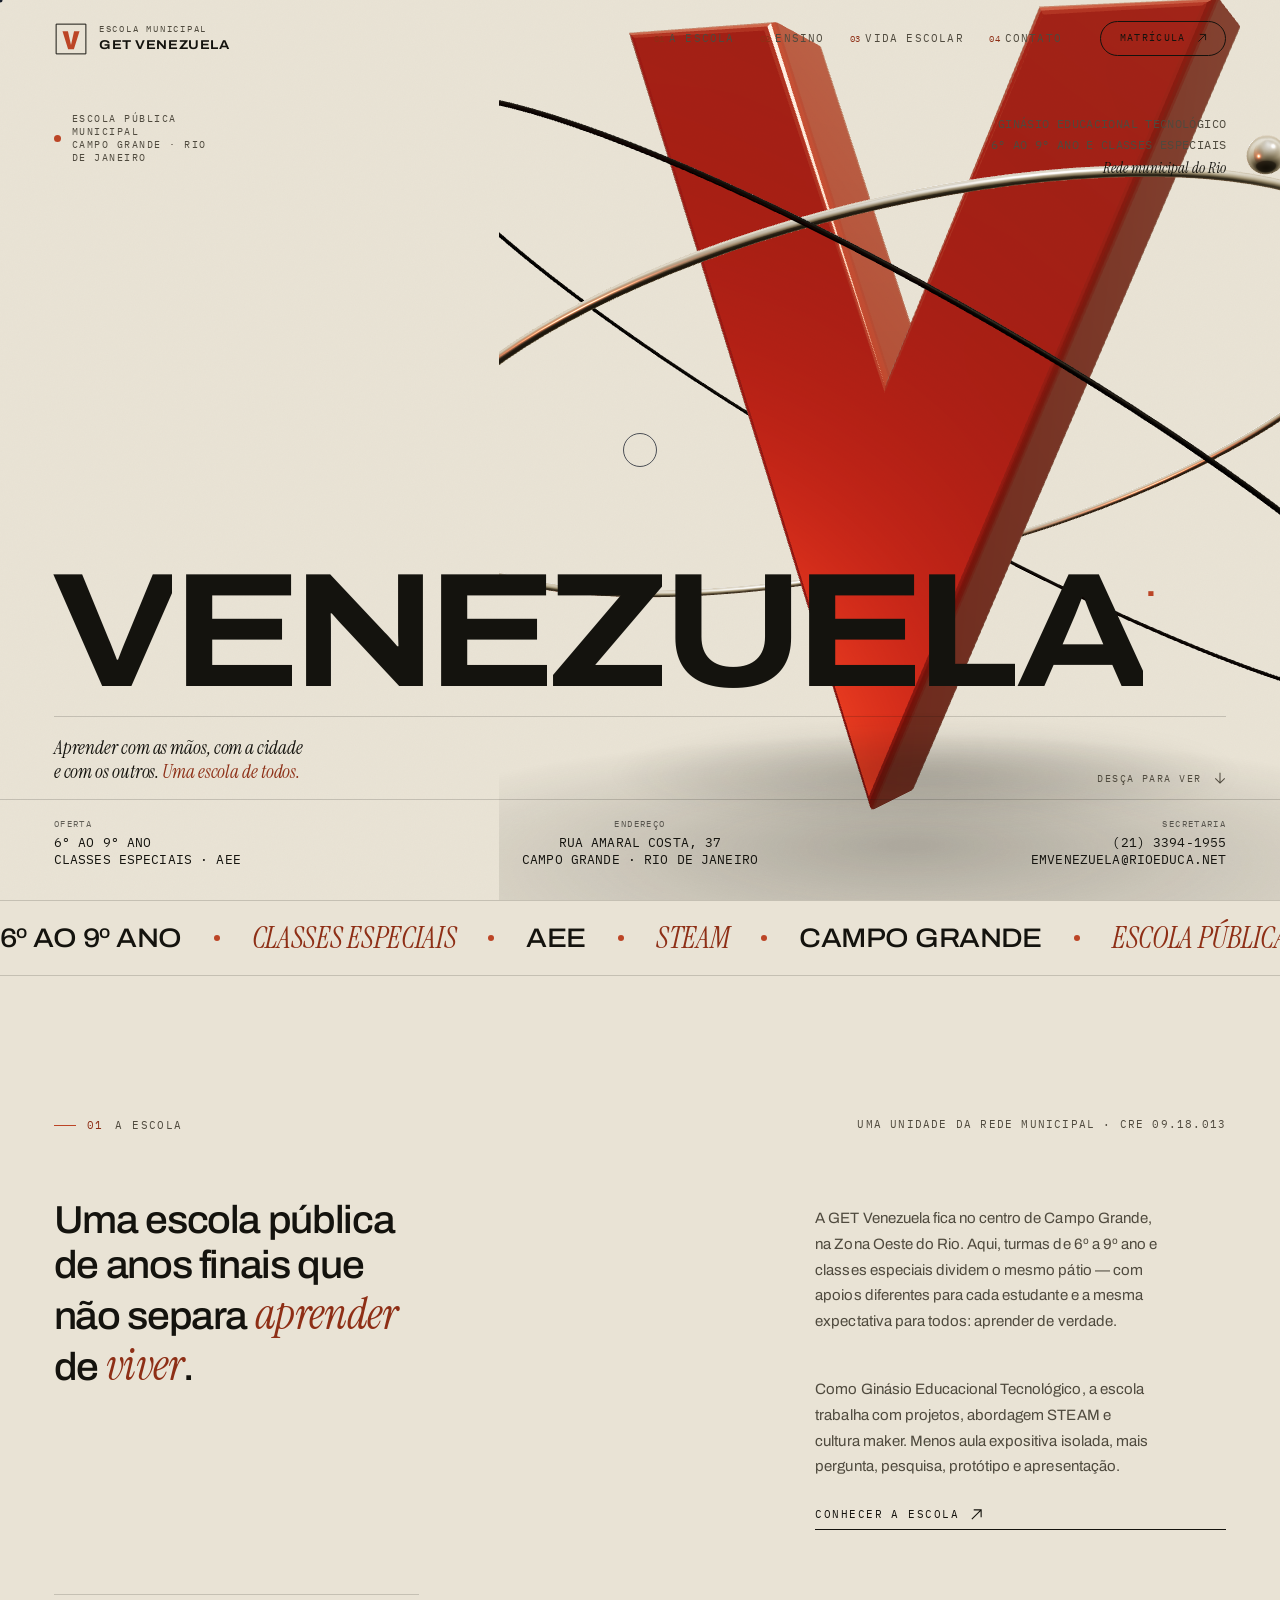
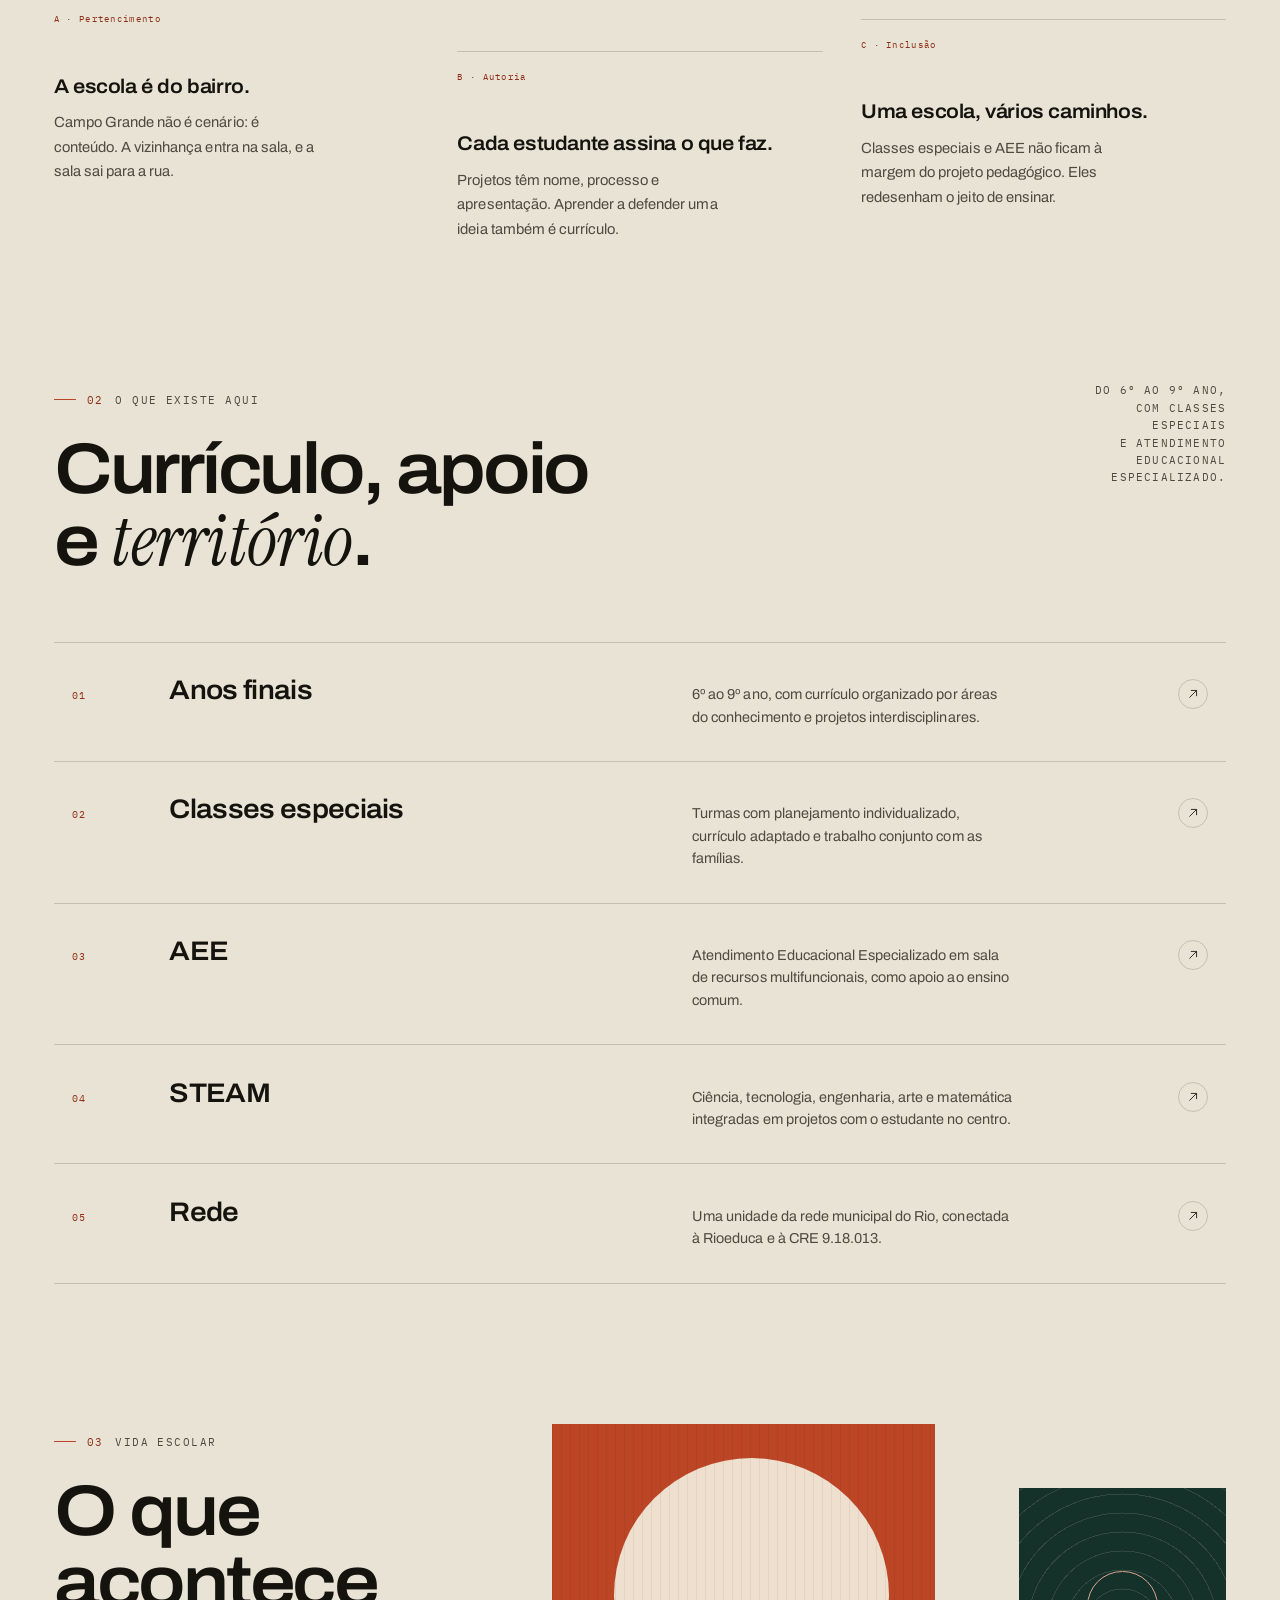
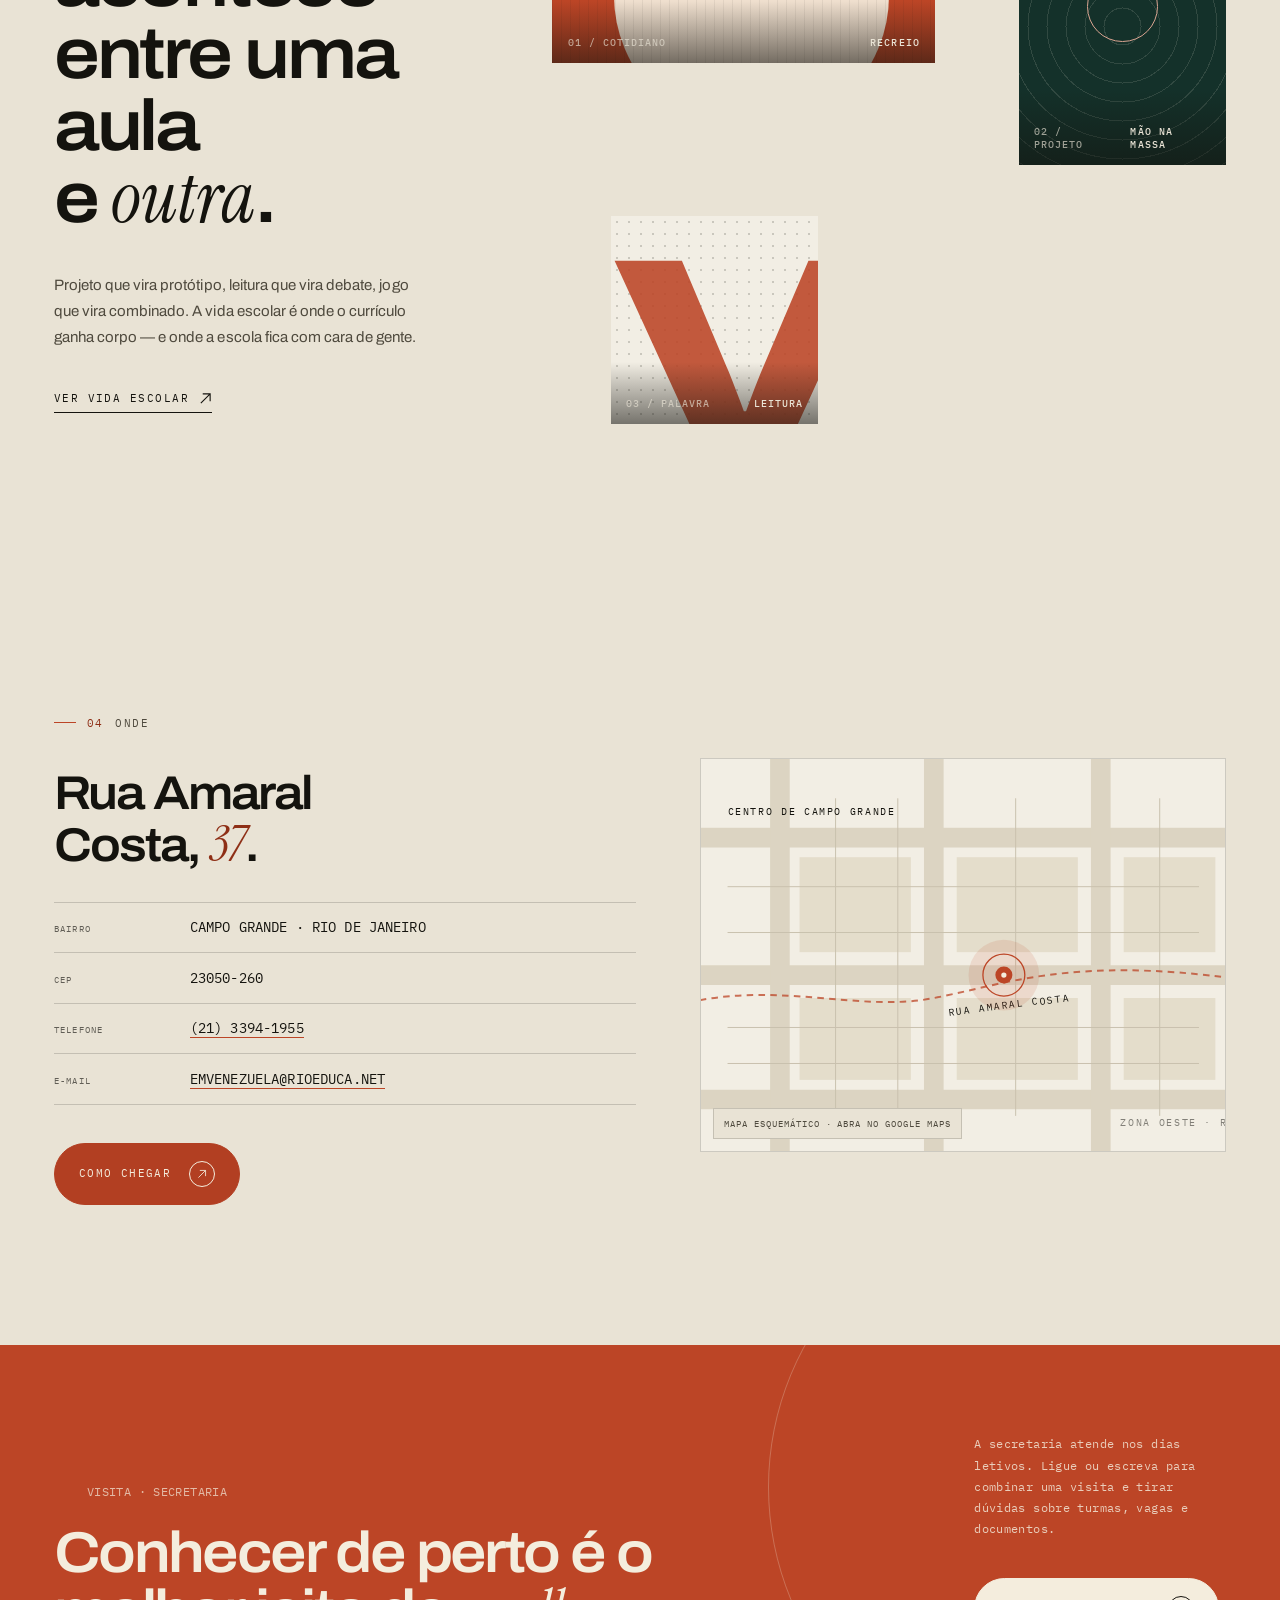
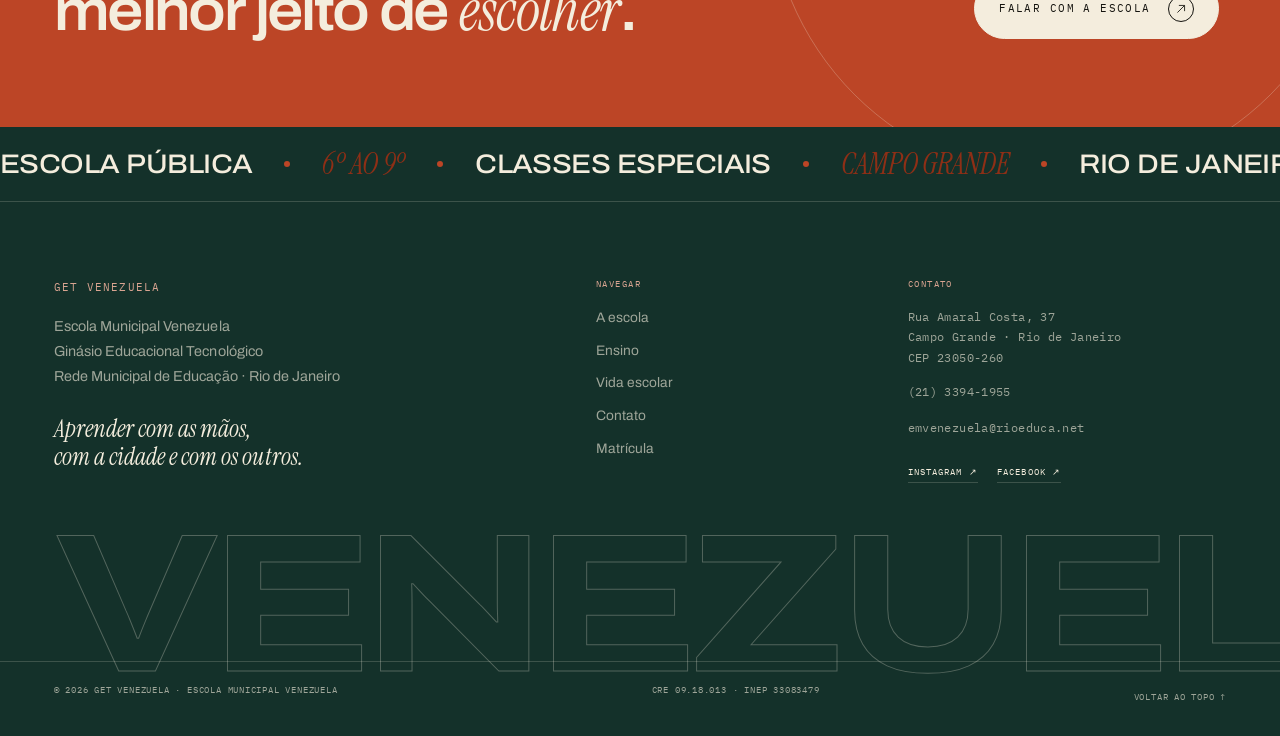
<file: index.html>
<!DOCTYPE html>
<html lang="pt-BR" id="top">
<head>
<meta charset="utf-8">
<meta name="viewport" content="width=device-width, initial-scale=1">
<title>GET Venezuela — Escola Municipal Venezuela · Campo Grande, Rio</title>
<meta name="description" content="Escola pública municipal de anos finais em Campo Grande, Rio de Janeiro. Turmas de 6º ao 9º ano e classes especiais, com AEE e a proposta STEAM dos Ginásios Educacionais Tecnológicos.">
<meta name="theme-color" content="#E9E3D5">
<link rel="icon" href="assets/favicon.svg" type="image/svg+xml">
<meta property="og:type" content="website">
<meta property="og:title" content="GET Venezuela — uma escola pública de anos finais no Rio">
<meta property="og:description" content="6º ao 9º ano e classes especiais em Campo Grande, Rio de Janeiro. Aprender com as mãos, com a cidade e com os outros.">
<meta property="og:locale" content="pt_BR">
<meta property="og:site_name" content="GET Venezuela">
<meta property="og:image" content="assets/og.png">
<meta property="og:image:width" content="1200">
<meta property="og:image:height" content="630">
<meta property="og:image:alt" content="GET Venezuela — Escola Municipal Venezuela, Campo Grande, Rio de Janeiro">
<meta name="twitter:card" content="summary_large_image">
<meta name="twitter:title" content="GET Venezuela — Escola Municipal Venezuela">
<meta name="twitter:description" content="Escola pública municipal de anos finais: 6º ao 9º ano, classes especiais e AEE em Campo Grande, Rio.">
<meta name="twitter:image" content="assets/og.png">
<link rel="stylesheet" href="css/fonts.css">
<link rel="stylesheet" href="css/style.css">
<link rel="stylesheet" href="css/pages.css">
<script>
  document.documentElement.classList.add('js');
  try { if (sessionStorage.getItem('gv-nav') === '1') document.documentElement.classList.add('is-veiled'); } catch (e) {}
</script>
<script type="application/ld+json">
{
  "@context": "https://schema.org",
  "@type": "School",
  "name": "Escola Municipal Venezuela — GET Venezuela",
  "alternateName": "GET Venezuela",
  "description": "Escola pública municipal de Ensino Fundamental anos finais em Campo Grande, Rio de Janeiro, com turmas de 6º ao 9º ano e classes especiais.",
  "address": {
    "@type": "PostalAddress",
    "streetAddress": "Rua Amaral Costa, 37",
    "addressLocality": "Rio de Janeiro",
    "addressRegion": "RJ",
    "postalCode": "23050-260",
    "addressCountry": "BR"
  },
  "telephone": "+55-21-3394-1955",
  "email": "emvenezuela@rioeduca.net",
  "sameAs": [
    "https://www.instagram.com/getvenezuela/",
    "https://www.facebook.com/emvenezuela091813/"
  ]
}
</script>
</head>
<body>
<div class="grain" aria-hidden="true"></div>
<div class="progress" aria-hidden="true"></div>
<div class="veil" aria-hidden="true"><span></span><span></span><span></span></div>
<div class="cursor" aria-hidden="true"><div class="cursor__dot"></div><div class="cursor__ring"></div></div>
<a class="skip" href="#conteudo">Pular para o conteúdo</a>

<header class="site-head">
  <a class="brand" href="index.html" aria-label="GET Venezuela — página inicial">
    <svg class="brand__mark" viewBox="0 0 40 40" aria-hidden="true">
      <path d="M2.5 2.5h35v35h-35z"/>
      <path class="v" d="M10 11h6.4L20 27.2 23.6 11H30l-6.6 21h-6.8z"/>
    </svg>
    <span class="brand__txt">
      <span class="brand__kicker">Escola Municipal</span>
      <span class="brand__name">GET Venezuela</span>
    </span>
  </a>
  <nav class="nav" aria-label="Navegação principal">
    <a href="escola.html"><span class="nav__num">01</span> A escola</a>
    <a href="ensino.html"><span class="nav__num">02</span> Ensino</a>
    <a href="vida.html"><span class="nav__num">03</span> Vida escolar</a>
    <a href="contato.html"><span class="nav__num">04</span> Contato</a>
  </nav>
  <a class="head-cta" href="contato.html#matricula" data-magnetic>
    Matrícula
    <svg viewBox="0 0 14 14" fill="none" aria-hidden="true"><path d="M2 12 12 2M4 2h8v8" stroke="currentColor" stroke-width="1.3"/></svg>
  </a>
  <button class="menu-btn" aria-expanded="false" aria-controls="menu" aria-label="Abrir menu">
    <span class="menu-btn__bars" aria-hidden="true"></span>
    <span>Menu</span>
  </button>
</header>

<div class="menu" id="menu" aria-label="Menu principal" aria-hidden="true">
  <nav class="menu__nav" aria-label="Páginas">
    <a href="index.html" aria-current="page"><span>00</span> Início</a>
    <a href="escola.html"><span>01</span> A escola</a>
    <a href="ensino.html"><span>02</span> Ensino</a>
    <a href="vida.html"><span>03</span> Vida escolar</a>
    <a href="contato.html"><span>04</span> Contato</a>
  </nav>
  <div class="menu__foot">
    <p>Rua Amaral Costa, 37<br>Campo Grande · Rio de Janeiro — RJ<br>CEP 23050-260</p>
    <p><a href="tel:+552133941955">(21) 3394-1955</a><br><a href="mailto:emvenezuela@rioeduca.net">emvenezuela@rioeduca.net</a></p>
    <div class="menu__socials">
      <a href="https://www.instagram.com/getvenezuela/" target="_blank" rel="noopener">Instagram ↗</a>
      <a href="https://www.facebook.com/emvenezuela091813/" target="_blank" rel="noopener">Facebook ↗</a>
    </div>
  </div>
</div>

<div class="page">
<main id="conteudo">

  <!-- ================= HERO ================= -->
  <section class="hero" data-hero aria-label="Apresentação">
    <div class="stage stage--hero" data-scene="v" aria-hidden="true">
      <canvas></canvas>
      <div class="stage__fallback"><span>V</span></div>
    </div>

    <div class="hero__top">
      <p class="hero__stamp">Escola pública municipal<br>Campo Grande · Rio de Janeiro</p>
      <p class="hero__blurb">
        Ginásio Educacional Tecnológico<br>
        6º ao 9º ano e classes especiais<br>
        <em>Rede municipal do Rio</em>
      </p>
    </div>

    <div class="hero__mid">
      <h1 class="hero__word" data-letters>VENEZUELA</h1>
      <div class="hero__under">
        <p class="hero__script">Aprender com as mãos, com a cidade<br>e com os outros. <span>Uma escola de todos.</span></p>
        <a class="hero__scroll" href="#escola">
          Desça para ver
          <svg viewBox="0 0 14 14" fill="none" aria-hidden="true"><path d="M7 1v12M1.5 7.5 7 13l5.5-5.5" stroke="currentColor" stroke-width="1.2"/></svg>
        </a>
      </div>
    </div>

    <div class="hero__foot">
      <dl class="hero__meta">
        <dt>Oferta</dt>
        <dd>6º ao 9º ano<br>Classes especiais · AEE</dd>
      </dl>
      <dl class="hero__meta">
        <dt>Endereço</dt>
        <dd>Rua Amaral Costa, 37<br>Campo Grande · Rio de Janeiro</dd>
      </dl>
      <dl class="hero__meta">
        <dt>Secretaria</dt>
        <dd><a href="tel:+552133941955">(21) 3394-1955</a><br><a href="mailto:emvenezuela@rioeduca.net">emvenezuela@rioeduca.net</a></dd>
      </dl>
    </div>
  </section>

  <!-- ================= MARQUEE ================= -->
  <div class="marquee" aria-hidden="true">
    <div class="marquee__track">
      <div class="marquee__group">
        <span class="marquee__item">6º ao 9º ano</span>
        <span class="marquee__item"><span class="serif">classes especiais</span></span>
        <span class="marquee__item">AEE</span>
        <span class="marquee__item"><span class="serif">STEAM</span></span>
        <span class="marquee__item">Campo Grande</span>
        <span class="marquee__item"><span class="serif">escola pública</span></span>
      </div>
      <div class="marquee__group">
        <span class="marquee__item">6º ao 9º ano</span>
        <span class="marquee__item"><span class="serif">classes especiais</span></span>
        <span class="marquee__item">AEE</span>
        <span class="marquee__item"><span class="serif">STEAM</span></span>
        <span class="marquee__item">Campo Grande</span>
        <span class="marquee__item"><span class="serif">escola pública</span></span>
      </div>
    </div>
  </div>

  <!-- ================= 01 · MANIFESTO ================= -->
  <section class="sec" id="escola">
    <div class="shell">
      <div class="eyebrow-row" data-reveal>
        <p class="tag"><span class="tag__num">01</span> A escola</p>
        <span class="mono muted">Uma unidade da rede municipal · CRE 09.18.013</span>
      </div>

      <div class="manifesto mt-l">
        <h2 class="manifesto__big lines" data-lines>
          Uma escola pública<br>
          de anos finais que<br>
          não separa <span class="serif">aprender</span><br>
          de <span class="serif">viver</span>.
        </h2>
        <div class="manifesto__aside" data-reveal style="--d:140ms">
          <p class="body">
            A GET Venezuela fica no centro de Campo Grande, na Zona Oeste do Rio.
            Aqui, turmas de 6º a 9º ano e classes especiais dividem o mesmo pátio —
            com apoios diferentes para cada estudante e a mesma expectativa para todos:
            aprender de verdade.
          </p>
          <p class="body">
            Como Ginásio Educacional Tecnológico, a escola trabalha com projetos,
            abordagem STEAM e cultura maker. Menos aula expositiva isolada, mais
            pergunta, pesquisa, protótipo e apresentação.
          </p>
          <a class="link" href="escola.html">
            Conhecer a escola
            <svg viewBox="0 0 14 14" fill="none" aria-hidden="true"><path d="M2 12 12 2M4 2h8v8" stroke="currentColor" stroke-width="1.2"/></svg>
          </a>
        </div>
      </div>

      <div class="principles" data-stagger>
        <article class="principle">
          <span class="principle__idx">A · Pertencimento</span>
          <h3 class="h-sm">A escola é do bairro.</h3>
          <p>Campo Grande não é cenário: é conteúdo. A vizinhança entra na sala, e a sala sai para a rua.</p>
        </article>
        <article class="principle">
          <span class="principle__idx">B · Autoria</span>
          <h3 class="h-sm">Cada estudante assina o que faz.</h3>
          <p>Projetos têm nome, processo e apresentação. Aprender a defender uma ideia também é currículo.</p>
        </article>
        <article class="principle">
          <span class="principle__idx">C · Inclusão</span>
          <h3 class="h-sm">Uma escola, vários caminhos.</h3>
          <p>Classes especiais e AEE não ficam à margem do projeto pedagógico. Eles redesenham o jeito de ensinar.</p>
        </article>
      </div>
    </div>
  </section>

  <!-- ================= 02 · OFERTA ================= -->
  <section class="sec sec--flush" id="oferta">
    <div class="shell">
      <div class="sec__head" data-reveal>
        <div>
          <p class="tag"><span class="tag__num">02</span> O que existe aqui</p>
          <h2 class="h-lg mt-s">Currículo, apoio<br>e <span class="serif">território</span>.</h2>
        </div>
        <p class="mono muted" style="max-width:24ch;text-align:right">
          Do 6º ao 9º ano,<br>com classes especiais<br>e atendimento educacional<br>especializado.
        </p>
      </div>

      <div class="offer" data-stagger>
        <a class="offer__row" href="ensino.html#anos-finais">
          <span class="offer__num">01</span>
          <span class="offer__name">Anos finais</span>
          <span class="offer__desc">6º ao 9º ano, com currículo organizado por áreas do conhecimento e projetos interdisciplinares.</span>
          <span class="offer__arrow"><svg viewBox="0 0 14 14" fill="none" aria-hidden="true"><path d="M2 12 12 2M4 2h8v8" stroke="currentColor" stroke-width="1.2"/></svg></span>
        </a>
        <a class="offer__row" href="ensino.html#especiais">
          <span class="offer__num">02</span>
          <span class="offer__name">Classes especiais</span>
          <span class="offer__desc">Turmas com planejamento individualizado, currículo adaptado e trabalho conjunto com as famílias.</span>
          <span class="offer__arrow"><svg viewBox="0 0 14 14" fill="none" aria-hidden="true"><path d="M2 12 12 2M4 2h8v8" stroke="currentColor" stroke-width="1.2"/></svg></span>
        </a>
        <a class="offer__row" href="ensino.html#aee">
          <span class="offer__num">03</span>
          <span class="offer__name">AEE</span>
          <span class="offer__desc">Atendimento Educacional Especializado em sala de recursos multifuncionais, como apoio ao ensino comum.</span>
          <span class="offer__arrow"><svg viewBox="0 0 14 14" fill="none" aria-hidden="true"><path d="M2 12 12 2M4 2h8v8" stroke="currentColor" stroke-width="1.2"/></svg></span>
        </a>
        <a class="offer__row" href="ensino.html#steam">
          <span class="offer__num">04</span>
          <span class="offer__name">STEAM</span>
          <span class="offer__desc">Ciência, tecnologia, engenharia, arte e matemática integradas em projetos com o estudante no centro.</span>
          <span class="offer__arrow"><svg viewBox="0 0 14 14" fill="none" aria-hidden="true"><path d="M2 12 12 2M4 2h8v8" stroke="currentColor" stroke-width="1.2"/></svg></span>
        </a>
        <a class="offer__row" href="contato.html">
          <span class="offer__num">05</span>
          <span class="offer__name">Rede</span>
          <span class="offer__desc">Uma unidade da rede municipal do Rio, conectada à Rioeduca e à CRE 9.18.013.</span>
          <span class="offer__arrow"><svg viewBox="0 0 14 14" fill="none" aria-hidden="true"><path d="M2 12 12 2M4 2h8v8" stroke="currentColor" stroke-width="1.2"/></svg></span>
        </a>
      </div>
    </div>
  </section>

  <!-- ================= 03 · VIDA ================= -->
  <section class="sec" id="vida">
    <div class="shell">
      <div class="split">
        <div class="split__aside sticky-aside">
          <p class="tag" data-reveal><span class="tag__num">03</span> Vida escolar</p>
          <h2 class="h-lg mt-s lines" data-lines>O que acontece<br>entre uma aula<br>e <span class="serif">outra</span>.</h2>
          <p class="body mt-m" data-reveal style="--d:100ms">
            Projeto que vira protótipo, leitura que vira debate, jogo que vira
            combinado. A vida escolar é onde o currículo ganha corpo — e onde a
            escola fica com cara de gente.
          </p>
          <a class="link mt-m" href="vida.html" data-reveal style="--d:160ms">
            Ver vida escolar
            <svg viewBox="0 0 14 14" fill="none" aria-hidden="true"><path d="M2 12 12 2M4 2h8v8" stroke="currentColor" stroke-width="1.2"/></svg>
          </a>
        </div>

        <div class="split__main">
          <div class="gallery" data-stagger>
            <figure class="plate g-a" data-cursor="ver">
              <span class="plate__num">01</span>
              <div class="plate__art art--clay" aria-hidden="true"></div>
              <figcaption class="plate__cap"><span>01 / cotidiano</span> Recreio</figcaption>
            </figure>
            <figure class="plate g-b" data-cursor="ver">
              <span class="plate__num">02</span>
              <div class="plate__art art--forest" aria-hidden="true"></div>
              <figcaption class="plate__cap"><span>02 / projeto</span> Mão na massa</figcaption>
            </figure>
            <figure class="plate g-c" data-cursor="ver">
              <span class="plate__num">03</span>
              <div class="plate__art art--bone" aria-hidden="true"></div>
              <figcaption class="plate__cap"><span>03 / palavra</span> Leitura</figcaption>
            </figure>
          </div>
        </div>
      </div>
    </div>
  </section>

  <!-- ================= 04 · ONDE ================= -->
  <section class="sec" id="onde">
    <div class="shell">
      <div class="where">
        <div>
          <p class="tag" data-reveal><span class="tag__num">04</span> Onde</p>
          <h2 class="where__title mt-m lines" data-lines>Rua Amaral<br>Costa, <span class="serif">37</span>.</h2>
          <dl class="where__rows" data-reveal style="--d:120ms">
            <div class="where__row">
              <dt>Bairro</dt>
              <dd>Campo Grande · Rio de Janeiro</dd>
            </div>
            <div class="where__row">
              <dt>CEP</dt>
              <dd>23050-260</dd>
            </div>
            <div class="where__row">
              <dt>Telefone</dt>
              <dd><a href="tel:+552133941955">(21) 3394-1955</a></dd>
            </div>
            <div class="where__row">
              <dt>E-mail</dt>
              <dd><a href="mailto:emvenezuela@rioeduca.net">emvenezuela@rioeduca.net</a></dd>
            </div>
          </dl>
          <a class="btn mt-m" href="contato.html" data-magnetic>
            Como chegar
            <span class="btn__arrow" aria-hidden="true">
              <svg viewBox="0 0 14 14" fill="none"><path d="M2 12 12 2M4 2h8v8" stroke="currentColor" stroke-width="1.2"/></svg>
            </span>
          </a>
        </div>

        <a class="map" href="https://www.google.com/maps/search/?api=1&amp;query=Rua+Amaral+Costa,+37,+Campo+Grande,+Rio+de+Janeiro" target="_blank" rel="noopener" aria-label="Abrir a localização da escola no Google Maps" data-reveal="right">
          <svg viewBox="0 0 800 600" role="img" aria-label="Mapa esquemático da escola no centro de Campo Grande">
            <rect width="800" height="600" fill="#F2EEE4"/>
            <g stroke="#DCD4C2" stroke-width="30">
              <path d="M-40 120H840"/>
              <path d="M-40 330H840"/>
              <path d="M-40 520H840"/>
              <path d="M120 -40V640"/>
              <path d="M355 -40V640"/>
              <path d="M610 -40V640"/>
            </g>
            <g fill="#E4DDCB">
              <rect x="150" y="150" width="170" height="145"/>
              <rect x="390" y="150" width="185" height="145"/>
              <rect x="645" y="150" width="140" height="145"/>
              <rect x="150" y="365" width="170" height="125"/>
              <rect x="390" y="365" width="185" height="125"/>
              <rect x="645" y="365" width="140" height="125"/>
            </g>
            <g stroke="#C9C1AE" stroke-width="1.5" fill="none">
              <path d="M40 195H760M40 265H760M40 410H760M40 465H760"/>
              <path d="M205 60V545M300 60V545M480 60V545M700 60V545"/>
            </g>
            <path d="M-20 372C120 340 240 386 350 366S560 300 820 336" stroke="#BC4526" stroke-width="3" fill="none" stroke-dasharray="10 8" opacity=".75"/>
            <g fill="#14130E" font-family="'IBM Plex Mono', monospace" font-size="15" letter-spacing="2.5">
              <text x="40" y="86">CENTRO DE CAMPO GRANDE</text>
              <text x="378" y="392" transform="rotate(-7 378 392)">RUA AMARAL COSTA</text>
              <text x="640" y="560" opacity=".5">ZONA OESTE · RJ</text>
            </g>
            <g class="map__pin" transform="translate(462 330)">
              <circle r="54" fill="#BC4526" opacity=".12"/>
              <circle r="32" fill="none" stroke="#BC4526" stroke-width="2"/>
              <circle r="13" fill="#BC4526"/>
              <circle r="4" fill="#F4EDDD"/>
              <path d="M462 300v-52" stroke="#BC4526" stroke-width="2" stroke-dasharray="5 6"/>
              <rect x="360" y="212" width="204" height="38" fill="#14130E"/>
              <text x="474" y="237" fill="#F4EDDD" font-family="'IBM Plex Mono', monospace" font-size="14" letter-spacing="1.5" text-anchor="middle">GET VENEZUELA</text>
            </g>
          </svg>
          <span class="map__tag">Mapa esquemático · abra no Google Maps</span>
        </a>
      </div>
    </div>
  </section>

  <!-- ================= CTA ================= -->
  <section class="cta-band">
    <div class="shell cta-band__in">
      <div>
        <p class="tag" style="color:rgba(244,237,221,.7);margin-bottom:1.4rem">Visita · Secretaria</p>
        <h2>Conhecer de perto é o melhor jeito de <span class="serif">escolher</span>.</h2>
      </div>
      <div>
        <p>A secretaria atende nos dias letivos. Ligue ou escreva para combinar uma visita e tirar dúvidas sobre turmas, vagas e documentos.</p>
        <a class="btn btn--light mt-m" href="contato.html" data-magnetic>
          Falar com a escola
          <span class="btn__arrow" aria-hidden="true">
            <svg viewBox="0 0 14 14" fill="none"><path d="M2 12 12 2M4 2h8v8" stroke="currentColor" stroke-width="1.2"/></svg>
          </span>
        </a>
      </div>
    </div>
  </section>

</main>

<footer class="foot">
  <div class="marquee" aria-hidden="true">
    <div class="marquee__track">
      <div class="marquee__group">
        <span class="marquee__item">Escola pública</span>
        <span class="marquee__item"><span class="serif">6º ao 9º</span></span>
        <span class="marquee__item">Classes especiais</span>
        <span class="marquee__item"><span class="serif">Campo Grande</span></span>
        <span class="marquee__item">Rio de Janeiro</span>
      </div>
      <div class="marquee__group">
        <span class="marquee__item">Escola pública</span>
        <span class="marquee__item"><span class="serif">6º ao 9º</span></span>
        <span class="marquee__item">Classes especiais</span>
        <span class="marquee__item"><span class="serif">Campo Grande</span></span>
        <span class="marquee__item">Rio de Janeiro</span>
      </div>
    </div>
  </div>

  <div class="shell">
    <div class="foot__grid">
      <div class="foot__brand">
        <span class="mono">GET Venezuela</span>
        <p>Escola Municipal Venezuela<br>Ginásio Educacional Tecnológico<br>Rede Municipal de Educação · Rio de Janeiro</p>
        <span class="sign">Aprender com as mãos,<br>com a cidade e com os outros.</span>
      </div>
      <div>
        <h3>Navegar</h3>
        <nav class="foot__links" aria-label="Rodapé">
          <a href="escola.html">A escola</a>
          <a href="ensino.html">Ensino</a>
          <a href="vida.html">Vida escolar</a>
          <a href="contato.html">Contato</a>
          <a href="contato.html#matricula">Matrícula</a>
        </nav>
      </div>
      <div>
        <h3>Contato</h3>
        <div class="foot__contact">
          <p>Rua Amaral Costa, 37<br>Campo Grande · Rio de Janeiro<br>CEP 23050-260</p>
          <a href="tel:+552133941955">(21) 3394-1955</a>
          <a href="mailto:emvenezuela@rioeduca.net">emvenezuela@rioeduca.net</a>
          <div class="foot__socials">
            <a href="https://www.instagram.com/getvenezuela/" target="_blank" rel="noopener">Instagram ↗</a>
            <a href="https://www.facebook.com/emvenezuela091813/" target="_blank" rel="noopener">Facebook ↗</a>
          </div>
        </div>
      </div>
    </div>
  </div>

  <div class="foot__word" aria-hidden="true">VENEZUELA</div>
  <div class="foot__base">
    <span>© <span data-year>2026</span> GET Venezuela · Escola Municipal Venezuela</span>
    <span>CRE 09.18.013 · INEP 33083479</span>
    <a href="#top">Voltar ao topo ↑</a>
  </div>
</footer>
</div>

<script src="js/main.js" defer></script>
</body>
</html>
</file>
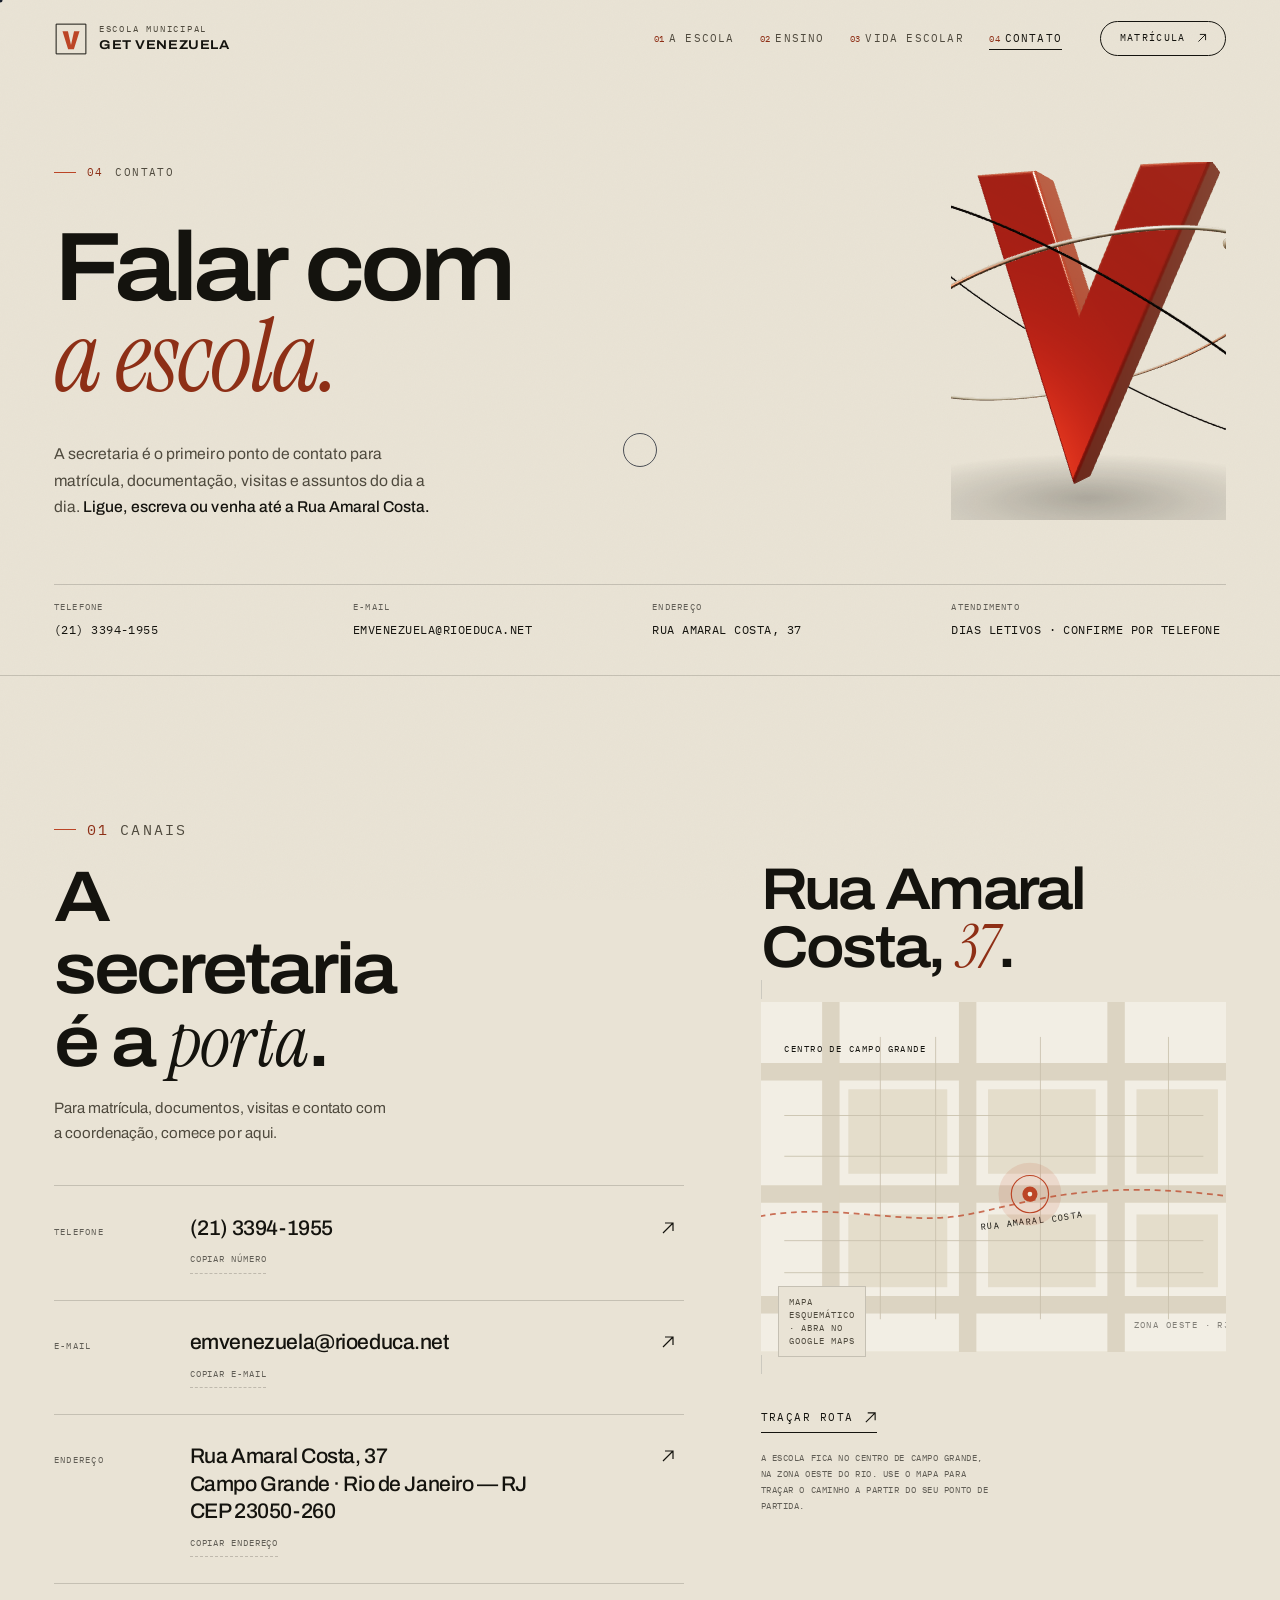
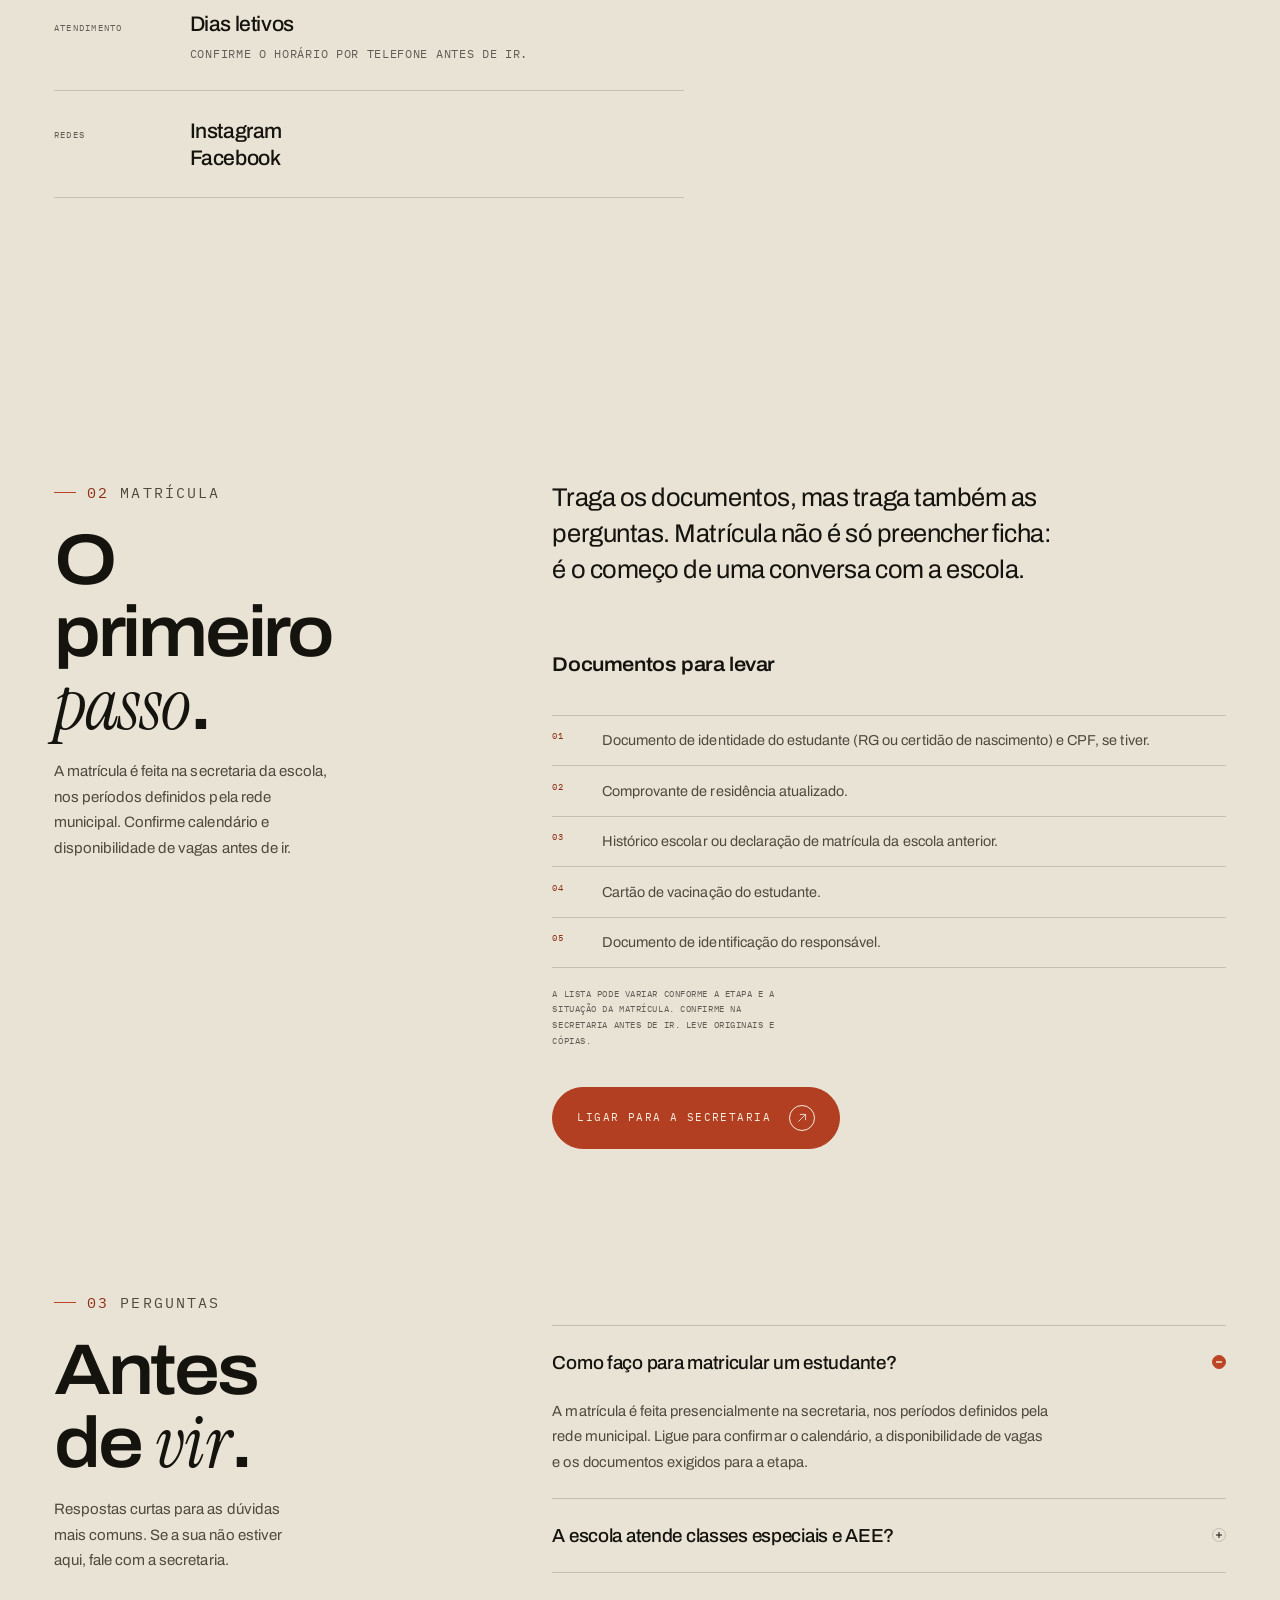
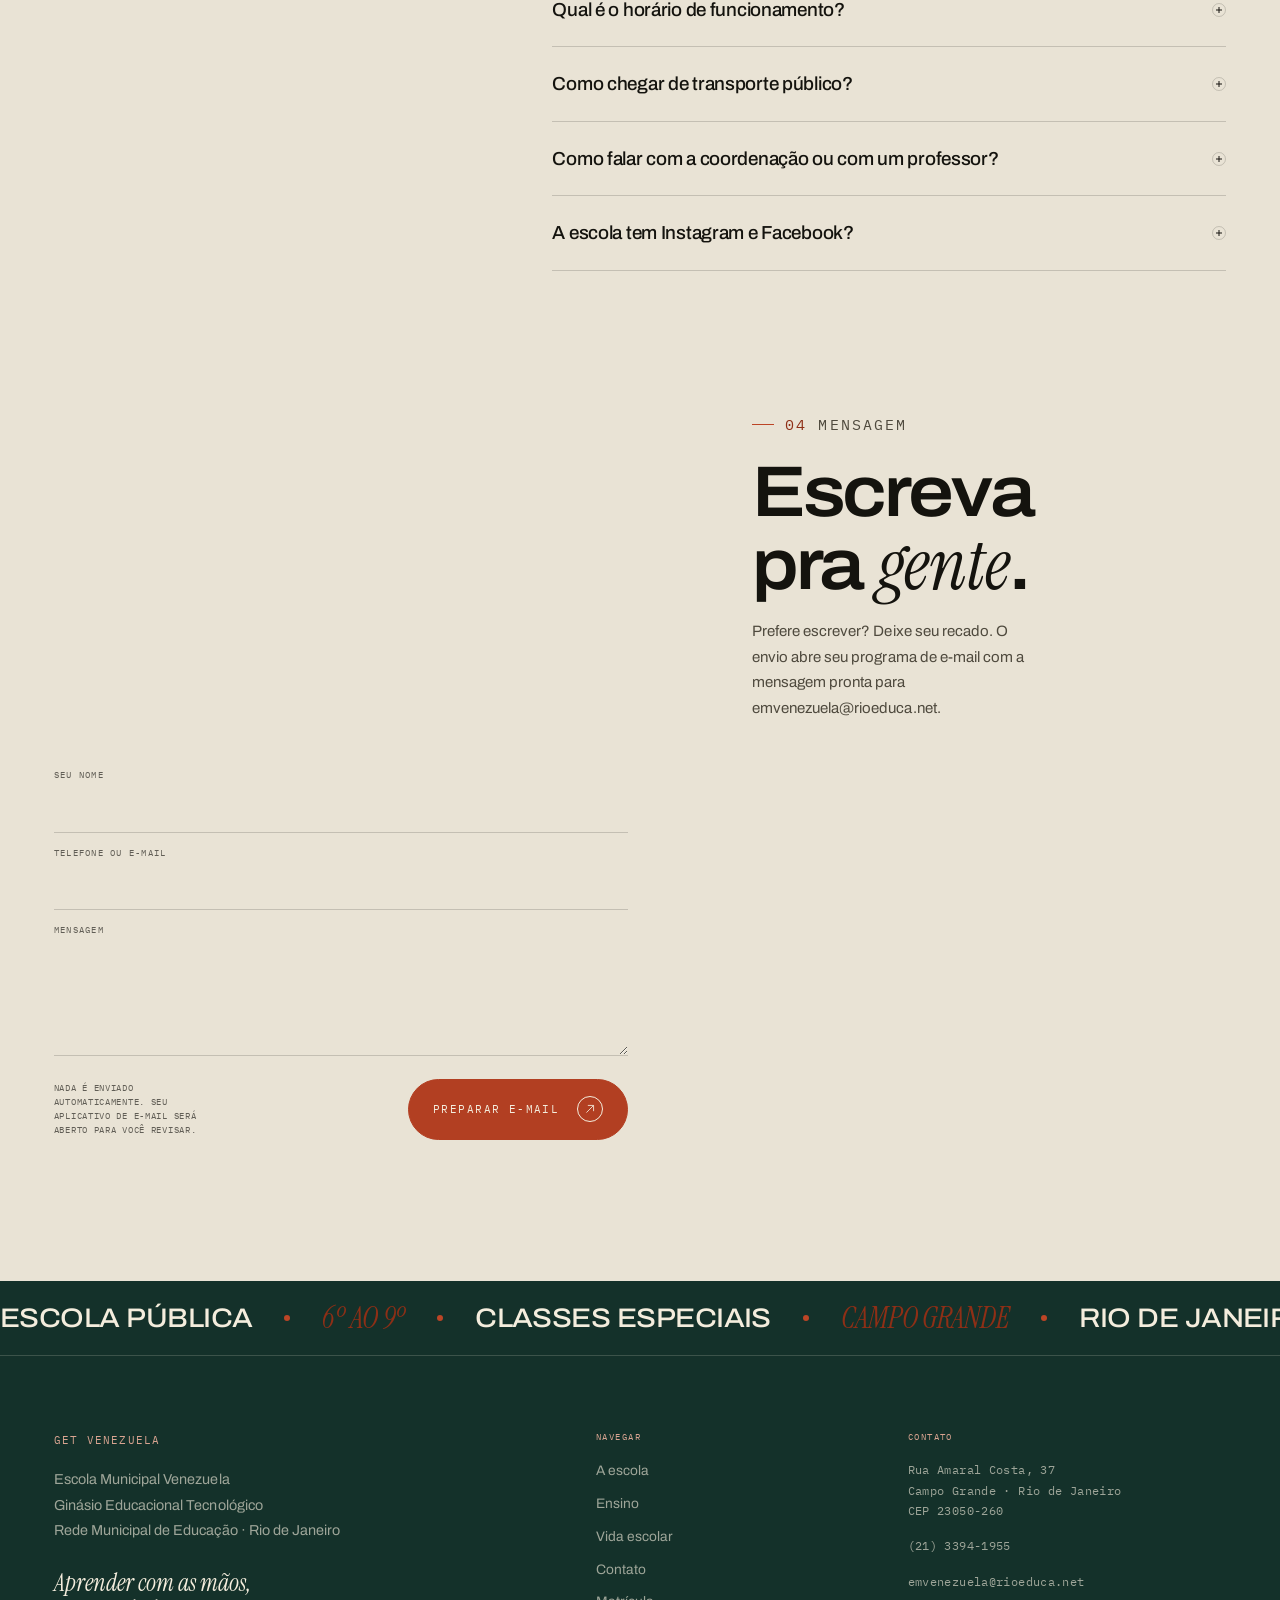
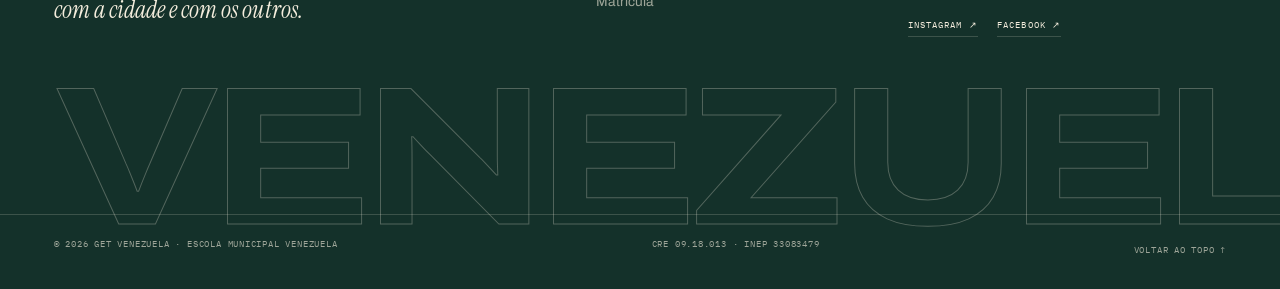
<file: contato.html>
<!DOCTYPE html>
<html lang="pt-BR" id="top">
<head>
<meta charset="utf-8">
<meta name="viewport" content="width=device-width, initial-scale=1">
<title>Contato e matrícula — GET Venezuela | Campo Grande, Rio</title>
<meta name="description" content="Fale com a Escola Municipal Venezuela: telefone (21) 3394-1955, e-mail, endereço em Campo Grande e orientações para matrícula e documentação.">
<meta name="theme-color" content="#E9E3D5">
<link rel="icon" href="assets/favicon.svg" type="image/svg+xml">
<meta property="og:type" content="website">
<meta property="og:title" content="Contato e matrícula — GET Venezuela">
<meta property="og:description" content="Rua Amaral Costa, 37 · Campo Grande · Rio de Janeiro. Fale com a secretaria da escola.">
<meta property="og:locale" content="pt_BR">
<meta property="og:site_name" content="GET Venezuela">
<meta property="og:image" content="assets/og.png">
<meta property="og:image:width" content="1200">
<meta property="og:image:height" content="630">
<meta property="og:image:alt" content="GET Venezuela — Escola Municipal Venezuela, Campo Grande, Rio de Janeiro">
<meta name="twitter:card" content="summary_large_image">
<meta name="twitter:title" content="GET Venezuela — Escola Municipal Venezuela">
<meta name="twitter:description" content="Escola pública municipal de anos finais: 6º ao 9º ano, classes especiais e AEE em Campo Grande, Rio.">
<meta name="twitter:image" content="assets/og.png">
<link rel="stylesheet" href="css/fonts.css">
<link rel="stylesheet" href="css/style.css">
<link rel="stylesheet" href="css/pages.css">
<script>
  document.documentElement.classList.add('js');
  try { if (sessionStorage.getItem('gv-nav') === '1') document.documentElement.classList.add('is-veiled'); } catch (e) {}
</script>
</head>
<body>
<div class="grain" aria-hidden="true"></div>
<div class="progress" aria-hidden="true"></div>
<div class="veil" aria-hidden="true"><span></span><span></span><span></span></div>
<div class="cursor" aria-hidden="true"><div class="cursor__dot"></div><div class="cursor__ring"></div></div>
<a class="skip" href="#conteudo">Pular para o conteúdo</a>

<header class="site-head">
  <a class="brand" href="index.html" aria-label="GET Venezuela — página inicial">
    <svg class="brand__mark" viewBox="0 0 40 40" aria-hidden="true">
      <path d="M2.5 2.5h35v35h-35z"/>
      <path class="v" d="M10 11h6.4L20 27.2 23.6 11H30l-6.6 21h-6.8z"/>
    </svg>
    <span class="brand__txt">
      <span class="brand__kicker">Escola Municipal</span>
      <span class="brand__name">GET Venezuela</span>
    </span>
  </a>
  <nav class="nav" aria-label="Navegação principal">
    <a href="escola.html"><span class="nav__num">01</span> A escola</a>
    <a href="ensino.html"><span class="nav__num">02</span> Ensino</a>
    <a href="vida.html"><span class="nav__num">03</span> Vida escolar</a>
    <a href="contato.html" aria-current="page"><span class="nav__num">04</span> Contato</a>
  </nav>
  <a class="head-cta" href="#matricula" data-magnetic>
    Matrícula
    <svg viewBox="0 0 14 14" fill="none" aria-hidden="true"><path d="M2 12 12 2M4 2h8v8" stroke="currentColor" stroke-width="1.3"/></svg>
  </a>
  <button class="menu-btn" aria-expanded="false" aria-controls="menu" aria-label="Abrir menu">
    <span class="menu-btn__bars" aria-hidden="true"></span>
    <span>Menu</span>
  </button>
</header>

<div class="menu" id="menu" aria-label="Menu principal" aria-hidden="true">
  <nav class="menu__nav" aria-label="Páginas">
    <a href="index.html"><span>00</span> Início</a>
    <a href="escola.html"><span>01</span> A escola</a>
    <a href="ensino.html"><span>02</span> Ensino</a>
    <a href="vida.html"><span>03</span> Vida escolar</a>
    <a href="contato.html" aria-current="page"><span>04</span> Contato</a>
  </nav>
  <div class="menu__foot">
    <p>Rua Amaral Costa, 37<br>Campo Grande · Rio de Janeiro — RJ<br>CEP 23050-260</p>
    <p><a href="tel:+552133941955">(21) 3394-1955</a><br><a href="mailto:emvenezuela@rioeduca.net">emvenezuela@rioeduca.net</a></p>
    <div class="menu__socials">
      <a href="https://www.instagram.com/getvenezuela/" target="_blank" rel="noopener">Instagram ↗</a>
      <a href="https://www.facebook.com/emvenezuela091813/" target="_blank" rel="noopener">Facebook ↗</a>
    </div>
  </div>
</div>

<div class="page">
<main id="conteudo">

  <section class="phero">
    <div class="shell">
      <div class="phero__grid">
        <div class="phero__text">
          <p class="tag"><span class="tag__num">04</span> Contato</p>
          <h1 class="phero__title" data-lines>Falar com<br><em class="serif">a escola.</em></h1>
          <p class="phero__deck">
            A secretaria é o primeiro ponto de contato para matrícula,
            documentação, visitas e assuntos do dia a dia.
            <strong>Ligue, escreva ou venha até a Rua Amaral Costa.</strong>
          </p>
        </div>
        <div class="stage phero__stage" data-scene="v" aria-hidden="true">
          <canvas></canvas>
          <div class="stage__fallback"><span>V</span></div>
        </div>
      </div>
      <dl class="phero__foot">
        <div class="phero__cell"><dt>Telefone</dt><dd><a href="tel:+552133941955">(21) 3394-1955</a></dd></div>
        <div class="phero__cell"><dt>E-mail</dt><dd><a href="mailto:emvenezuela@rioeduca.net">emvenezuela@rioeduca.net</a></dd></div>
        <div class="phero__cell"><dt>Endereço</dt><dd>Rua Amaral Costa, 37</dd></div>
        <div class="phero__cell"><dt>Atendimento</dt><dd>Dias letivos · confirme por telefone</dd></div>
      </dl>
    </div>
  </section>

  <!-- ================= CANAIS ================= -->
  <section class="sec">
    <div class="shell">
      <div class="contact-grid">
        <div>
          <div class="block-head" data-reveal>
            <p class="tag"><span class="tag__num">01</span> Canais</p>
            <h2 class="h-lg">A secretaria<br>é a <span class="serif">porta</span>.</h2>
            <p>Para matrícula, documentos, visitas e contato com a coordenação, comece por aqui.</p>
          </div>

          <dl class="contact-list mt-m" data-reveal style="--d:100ms">
            <div class="contact-row">
              <dt>Telefone</dt>
              <dd>
                <a href="tel:+552133941955">(21) 3394-1955</a><br>
                <button class="copy" type="button" data-copy="(21) 3394-1955">Copiar número</button>
              </dd>
              <a class="link" href="tel:+552133941955" aria-label="Ligar para a escola">
                <svg viewBox="0 0 14 14" fill="none" aria-hidden="true"><path d="M2 12 12 2M4 2h8v8" stroke="currentColor" stroke-width="1.2"/></svg>
              </a>
            </div>
            <div class="contact-row">
              <dt>E-mail</dt>
              <dd>
                <a href="mailto:emvenezuela@rioeduca.net">emvenezuela@rioeduca.net</a><br>
                <button class="copy" type="button" data-copy="emvenezuela@rioeduca.net">Copiar e-mail</button>
              </dd>
              <a class="link" href="mailto:emvenezuela@rioeduca.net" aria-label="Enviar e-mail para a escola">
                <svg viewBox="0 0 14 14" fill="none" aria-hidden="true"><path d="M2 12 12 2M4 2h8v8" stroke="currentColor" stroke-width="1.2"/></svg>
              </a>
            </div>
            <div class="contact-row">
              <dt>Endereço</dt>
              <dd>
                Rua Amaral Costa, 37<br>Campo Grande · Rio de Janeiro — RJ<br>CEP 23050-260<br>
                <button class="copy" type="button" data-copy="Rua Amaral Costa, 37 — Campo Grande, Rio de Janeiro — RJ, 23050-260">Copiar endereço</button>
              </dd>
              <a class="link" href="https://www.google.com/maps/search/?api=1&amp;query=Rua+Amaral+Costa,+37,+Campo+Grande,+Rio+de+Janeiro" target="_blank" rel="noopener" aria-label="Abrir endereço no Google Maps">
                <svg viewBox="0 0 14 14" fill="none" aria-hidden="true"><path d="M2 12 12 2M4 2h8v8" stroke="currentColor" stroke-width="1.2"/></svg>
              </a>
            </div>
            <div class="contact-row">
              <dt>Atendimento</dt>
              <dd>Dias letivos<br><span style="font:400 .72rem/1.5 var(--f-mono);color:var(--ink-45);text-transform:uppercase;letter-spacing:.06em">Confirme o horário por telefone antes de ir.</span></dd>
              <span></span>
            </div>
            <div class="contact-row">
              <dt>Redes</dt>
              <dd>
                <a href="https://www.instagram.com/getvenezuela/" target="_blank" rel="noopener">Instagram</a><br>
                <a href="https://www.facebook.com/emvenezuela091813/" target="_blank" rel="noopener">Facebook</a>
              </dd>
              <span></span>
            </div>
          </dl>
        </div>

        <div>
          <p class="tag" data-reveal>Onde fica</p>
          <h2 class="address-big" data-reveal style="--d:60ms">Rua Amaral<br>Costa, <span class="serif">37</span>.</h2>
          <a class="map map--lg mt-m" href="https://www.google.com/maps/search/?api=1&amp;query=Rua+Amaral+Costa,+37,+Campo+Grande,+Rio+de+Janeiro" target="_blank" rel="noopener" aria-label="Abrir a localização da escola no Google Maps" data-reveal="right">
            <svg viewBox="0 0 800 600" role="img" aria-label="Mapa esquemático da escola no centro de Campo Grande">
              <rect width="800" height="600" fill="#F2EEE4"/>
              <g stroke="#DCD4C2" stroke-width="30">
                <path d="M-40 120H840"/>
                <path d="M-40 330H840"/>
                <path d="M-40 520H840"/>
                <path d="M120 -40V640"/>
                <path d="M355 -40V640"/>
                <path d="M610 -40V640"/>
              </g>
              <g fill="#E4DDCB">
                <rect x="150" y="150" width="170" height="145"/>
                <rect x="390" y="150" width="185" height="145"/>
                <rect x="645" y="150" width="140" height="145"/>
                <rect x="150" y="365" width="170" height="125"/>
                <rect x="390" y="365" width="185" height="125"/>
                <rect x="645" y="365" width="140" height="125"/>
              </g>
              <g stroke="#C9C1AE" stroke-width="1.5" fill="none">
                <path d="M40 195H760M40 265H760M40 410H760M40 465H760"/>
                <path d="M205 60V545M300 60V545M480 60V545M700 60V545"/>
              </g>
              <path d="M-20 372C120 340 240 386 350 366S560 300 820 336" stroke="#BC4526" stroke-width="3" fill="none" stroke-dasharray="10 8" opacity=".75"/>
              <g fill="#14130E" font-family="'IBM Plex Mono', monospace" font-size="15" letter-spacing="2.5">
                <text x="40" y="86">CENTRO DE CAMPO GRANDE</text>
                <text x="378" y="392" transform="rotate(-7 378 392)">RUA AMARAL COSTA</text>
                <text x="640" y="560" opacity=".5">ZONA OESTE · RJ</text>
              </g>
              <g class="map__pin" transform="translate(462 330)">
                <circle r="54" fill="#BC4526" opacity=".12"/>
                <circle r="32" fill="none" stroke="#BC4526" stroke-width="2"/>
                <circle r="13" fill="#BC4526"/>
                <circle r="4" fill="#F4EDDD"/>
                <path d="M462 300v-52" stroke="#BC4526" stroke-width="2" stroke-dasharray="5 6"/>
                <rect x="360" y="212" width="204" height="38" fill="#14130E"/>
                <text x="474" y="237" fill="#F4EDDD" font-family="'IBM Plex Mono', monospace" font-size="14" letter-spacing="1.5" text-anchor="middle">GET VENEZUELA</text>
              </g>
            </svg>
            <span class="map__tag">Mapa esquemático · abra no Google Maps</span>
          </a>
          <div class="mt-s">
            <a class="link" href="https://www.google.com/maps/dir/?api=1&amp;destination=Rua+Amaral+Costa,+37,+Campo+Grande,+Rio+de+Janeiro" target="_blank" rel="noopener">
              Traçar rota
              <svg viewBox="0 0 14 14" fill="none" aria-hidden="true"><path d="M2 12 12 2M4 2h8v8" stroke="currentColor" stroke-width="1.2"/></svg>
            </a>
          </div>
          <p class="page-note">A escola fica no centro de Campo Grande, na Zona Oeste do Rio. Use o mapa para traçar o caminho a partir do seu ponto de partida.</p>
        </div>
      </div>
    </div>
  </section>

  <!-- ================= MATRÍCULA ================= -->
  <section class="sec" id="matricula">
    <div class="shell">
      <div class="split">
        <div class="split__aside sticky-aside">
          <div class="block-head" data-reveal>
            <p class="tag"><span class="tag__num">02</span> Matrícula</p>
            <h2 class="h-lg">O primeiro<br><span class="serif">passo</span>.</h2>
            <p>A matrícula é feita na secretaria da escola, nos períodos definidos pela rede municipal. Confirme calendário e disponibilidade de vagas antes de ir.</p>
          </div>
        </div>
        <div class="split__main">
          <p class="big-copy" data-reveal>
            Traga os documentos, mas traga também as perguntas. Matrícula não é
            só preencher ficha: é o começo de uma conversa com a escola.
          </p>

          <h3 class="h-sm mt-l" data-reveal style="--d:80ms">Documentos para levar</h3>
          <ul class="docs" data-stagger>
            <li><span>01</span>Documento de identidade do estudante (RG ou certidão de nascimento) e CPF, se tiver.</li>
            <li><span>02</span>Comprovante de residência atualizado.</li>
            <li><span>03</span>Histórico escolar ou declaração de matrícula da escola anterior.</li>
            <li><span>04</span>Cartão de vacinação do estudante.</li>
            <li><span>05</span>Documento de identificação do responsável.</li>
          </ul>
          <p class="page-note" data-reveal>
            A lista pode variar conforme a etapa e a situação da matrícula.
            Confirme na secretaria antes de ir. Leve originais e cópias.
          </p>

          <div class="mt-m" data-reveal>
            <a class="btn" href="tel:+552133941955" data-magnetic>
              Ligar para a secretaria
              <span class="btn__arrow" aria-hidden="true">
                <svg viewBox="0 0 14 14" fill="none"><path d="M2 12 12 2M4 2h8v8" stroke="currentColor" stroke-width="1.2"/></svg>
              </span>
            </a>
          </div>
        </div>
      </div>
    </div>
  </section>

  <!-- ================= FAQ ================= -->
  <section class="sec sec--flush">
    <div class="shell">
      <div class="split">
        <div class="split__aside">
          <div class="block-head" data-reveal>
            <p class="tag"><span class="tag__num">03</span> Perguntas</p>
            <h2 class="h-lg">Antes<br>de <span class="serif">vir</span>.</h2>
            <p>Respostas curtas para as dúvidas mais comuns. Se a sua não estiver aqui, fale com a secretaria.</p>
          </div>
        </div>
        <div class="split__main">
          <div class="faq" data-reveal>
            <div class="faq__item is-open">
              <button class="faq__btn" type="button" aria-expanded="true" aria-controls="faq-1">
                Como faço para matricular um estudante?
                <span class="faq__sign" aria-hidden="true"></span>
              </button>
              <div class="faq__panel" id="faq-1">
                <div><p>A matrícula é feita presencialmente na secretaria, nos períodos definidos pela rede municipal. Ligue para confirmar o calendário, a disponibilidade de vagas e os documentos exigidos para a etapa.</p></div>
              </div>
            </div>
            <div class="faq__item">
              <button class="faq__btn" type="button" aria-expanded="false" aria-controls="faq-2">
                A escola atende classes especiais e AEE?
                <span class="faq__sign" aria-hidden="true"></span>
              </button>
              <div class="faq__panel" id="faq-2">
                <div><p>Sim. A escola atende classes especiais e conta com Atendimento Educacional Especializado em sala de recursos multifuncionais. O encaminhamento e o planejamento são feitos pela equipe pedagógica, com participação da família.</p></div>
              </div>
            </div>
            <div class="faq__item">
              <button class="faq__btn" type="button" aria-expanded="false" aria-controls="faq-3">
                Qual é o horário de funcionamento?
                <span class="faq__sign" aria-hidden="true"></span>
              </button>
              <div class="faq__panel" id="faq-3">
                <div><p>O atendimento da secretaria acontece nos dias letivos. Como os horários podem mudar ao longo do ano, confirme por telefone antes de ir à escola.</p></div>
              </div>
            </div>
            <div class="faq__item">
              <button class="faq__btn" type="button" aria-expanded="false" aria-controls="faq-4">
                Como chegar de transporte público?
                <span class="faq__sign" aria-hidden="true"></span>
              </button>
              <div class="faq__panel" id="faq-4">
                <div><p>A escola fica na Rua Amaral Costa, 37, no centro de Campo Grande. Use o botão de rota desta página para abrir o trajeto no Google Maps a partir do seu ponto de partida.</p></div>
              </div>
            </div>
            <div class="faq__item">
              <button class="faq__btn" type="button" aria-expanded="false" aria-controls="faq-5">
                Como falar com a coordenação ou com um professor?
                <span class="faq__sign" aria-hidden="true"></span>
              </button>
              <div class="faq__panel" id="faq-5">
                <div><p>Agende o atendimento pela secretaria, por telefone ou e-mail. A escola organiza os horários de atendimento a responsáveis conforme a rotina pedagógica.</p></div>
              </div>
            </div>
            <div class="faq__item">
              <button class="faq__btn" type="button" aria-expanded="false" aria-controls="faq-6">
                A escola tem Instagram e Facebook?
                <span class="faq__sign" aria-hidden="true"></span>
              </button>
              <div class="faq__panel" id="faq-6">
                <div><p>Sim. O perfil no Instagram é <a href="https://www.instagram.com/getvenezuela/" target="_blank" rel="noopener">@getvenezuela</a> e a página no Facebook é <a href="https://www.facebook.com/emvenezuela091813/" target="_blank" rel="noopener">Escola Municipal Venezuela</a>.</p></div>
              </div>
            </div>
          </div>
        </div>
      </div>
    </div>
  </section>

  <!-- ================= MENSAGEM ================= -->
  <section class="sec">
    <div class="shell">
      <div class="split split--rev">
        <div class="split__aside">
          <div class="block-head" data-reveal>
            <p class="tag"><span class="tag__num">04</span> Mensagem</p>
            <h2 class="h-lg">Escreva<br>pra <span class="serif">gente</span>.</h2>
            <p>Prefere escrever? Deixe seu recado. O envio abre seu programa de e-mail com a mensagem pronta para emvenezuela@rioeduca.net.</p>
          </div>
        </div>
        <div class="split__main">
          <form class="form" action="mailto:emvenezuela@rioeduca.net" method="post" enctype="text/plain" data-mail-form data-reveal>
            <div class="form__row">
              <label for="nome">Seu nome</label>
              <input id="nome" name="nome" type="text" autocomplete="name" required>
            </div>
            <div class="form__row">
              <label for="contato">Telefone ou e-mail</label>
              <input id="contato" name="contato" type="text" autocomplete="email">
            </div>
            <div class="form__row">
              <label for="mensagem">Mensagem</label>
              <textarea id="mensagem" name="mensagem" rows="4" required></textarea>
            </div>
            <div class="form__foot">
              <p class="form__hint">Nada é enviado automaticamente. Seu aplicativo de e-mail será aberto para você revisar.</p>
              <button class="btn" type="submit" data-magnetic>
                Preparar e-mail
                <span class="btn__arrow" aria-hidden="true">
                  <svg viewBox="0 0 14 14" fill="none"><path d="M2 12 12 2M4 2h8v8" stroke="currentColor" stroke-width="1.2"/></svg>
                </span>
              </button>
            </div>
          </form>
        </div>
      </div>
    </div>
  </section>

</main>

<footer class="foot">
  <div class="marquee" aria-hidden="true">
    <div class="marquee__track">
      <div class="marquee__group">
        <span class="marquee__item">Escola pública</span>
        <span class="marquee__item"><span class="serif">6º ao 9º</span></span>
        <span class="marquee__item">Classes especiais</span>
        <span class="marquee__item"><span class="serif">Campo Grande</span></span>
        <span class="marquee__item">Rio de Janeiro</span>
      </div>
      <div class="marquee__group">
        <span class="marquee__item">Escola pública</span>
        <span class="marquee__item"><span class="serif">6º ao 9º</span></span>
        <span class="marquee__item">Classes especiais</span>
        <span class="marquee__item"><span class="serif">Campo Grande</span></span>
        <span class="marquee__item">Rio de Janeiro</span>
      </div>
    </div>
  </div>

  <div class="shell">
    <div class="foot__grid">
      <div class="foot__brand">
        <span class="mono">GET Venezuela</span>
        <p>Escola Municipal Venezuela<br>Ginásio Educacional Tecnológico<br>Rede Municipal de Educação · Rio de Janeiro</p>
        <span class="sign">Aprender com as mãos,<br>com a cidade e com os outros.</span>
      </div>
      <div>
        <h3>Navegar</h3>
        <nav class="foot__links" aria-label="Rodapé">
          <a href="escola.html">A escola</a>
          <a href="ensino.html">Ensino</a>
          <a href="vida.html">Vida escolar</a>
          <a href="contato.html">Contato</a>
          <a href="contato.html#matricula">Matrícula</a>
        </nav>
      </div>
      <div>
        <h3>Contato</h3>
        <div class="foot__contact">
          <p>Rua Amaral Costa, 37<br>Campo Grande · Rio de Janeiro<br>CEP 23050-260</p>
          <a href="tel:+552133941955">(21) 3394-1955</a>
          <a href="mailto:emvenezuela@rioeduca.net">emvenezuela@rioeduca.net</a>
          <div class="foot__socials">
            <a href="https://www.instagram.com/getvenezuela/" target="_blank" rel="noopener">Instagram ↗</a>
            <a href="https://www.facebook.com/emvenezuela091813/" target="_blank" rel="noopener">Facebook ↗</a>
          </div>
        </div>
      </div>
    </div>
  </div>

  <div class="foot__word" aria-hidden="true">VENEZUELA</div>
  <div class="foot__base">
    <span>© <span data-year>2026</span> GET Venezuela · Escola Municipal Venezuela</span>
    <span>CRE 09.18.013 · INEP 33083479</span>
    <a href="#top">Voltar ao topo ↑</a>
  </div>
</footer>
</div>

<script src="js/main.js" defer></script>
</body>
</html>
</file>
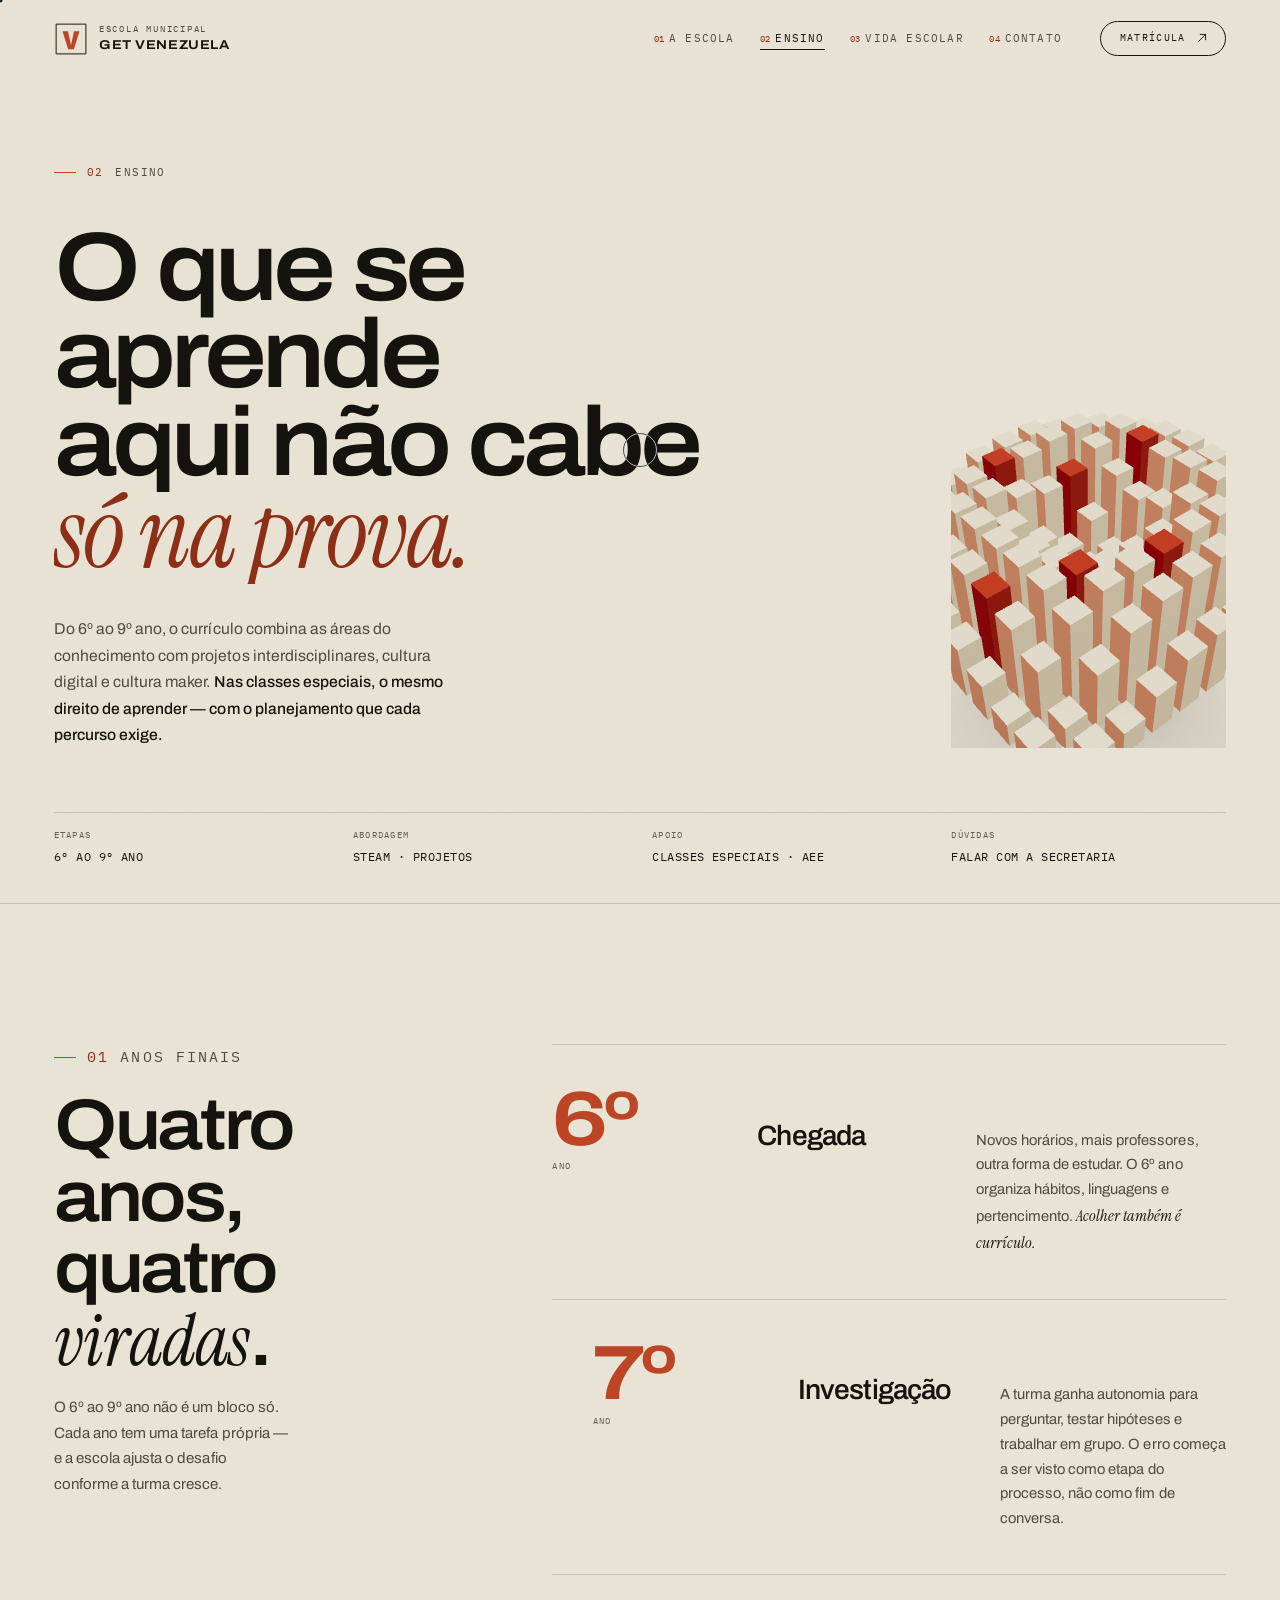
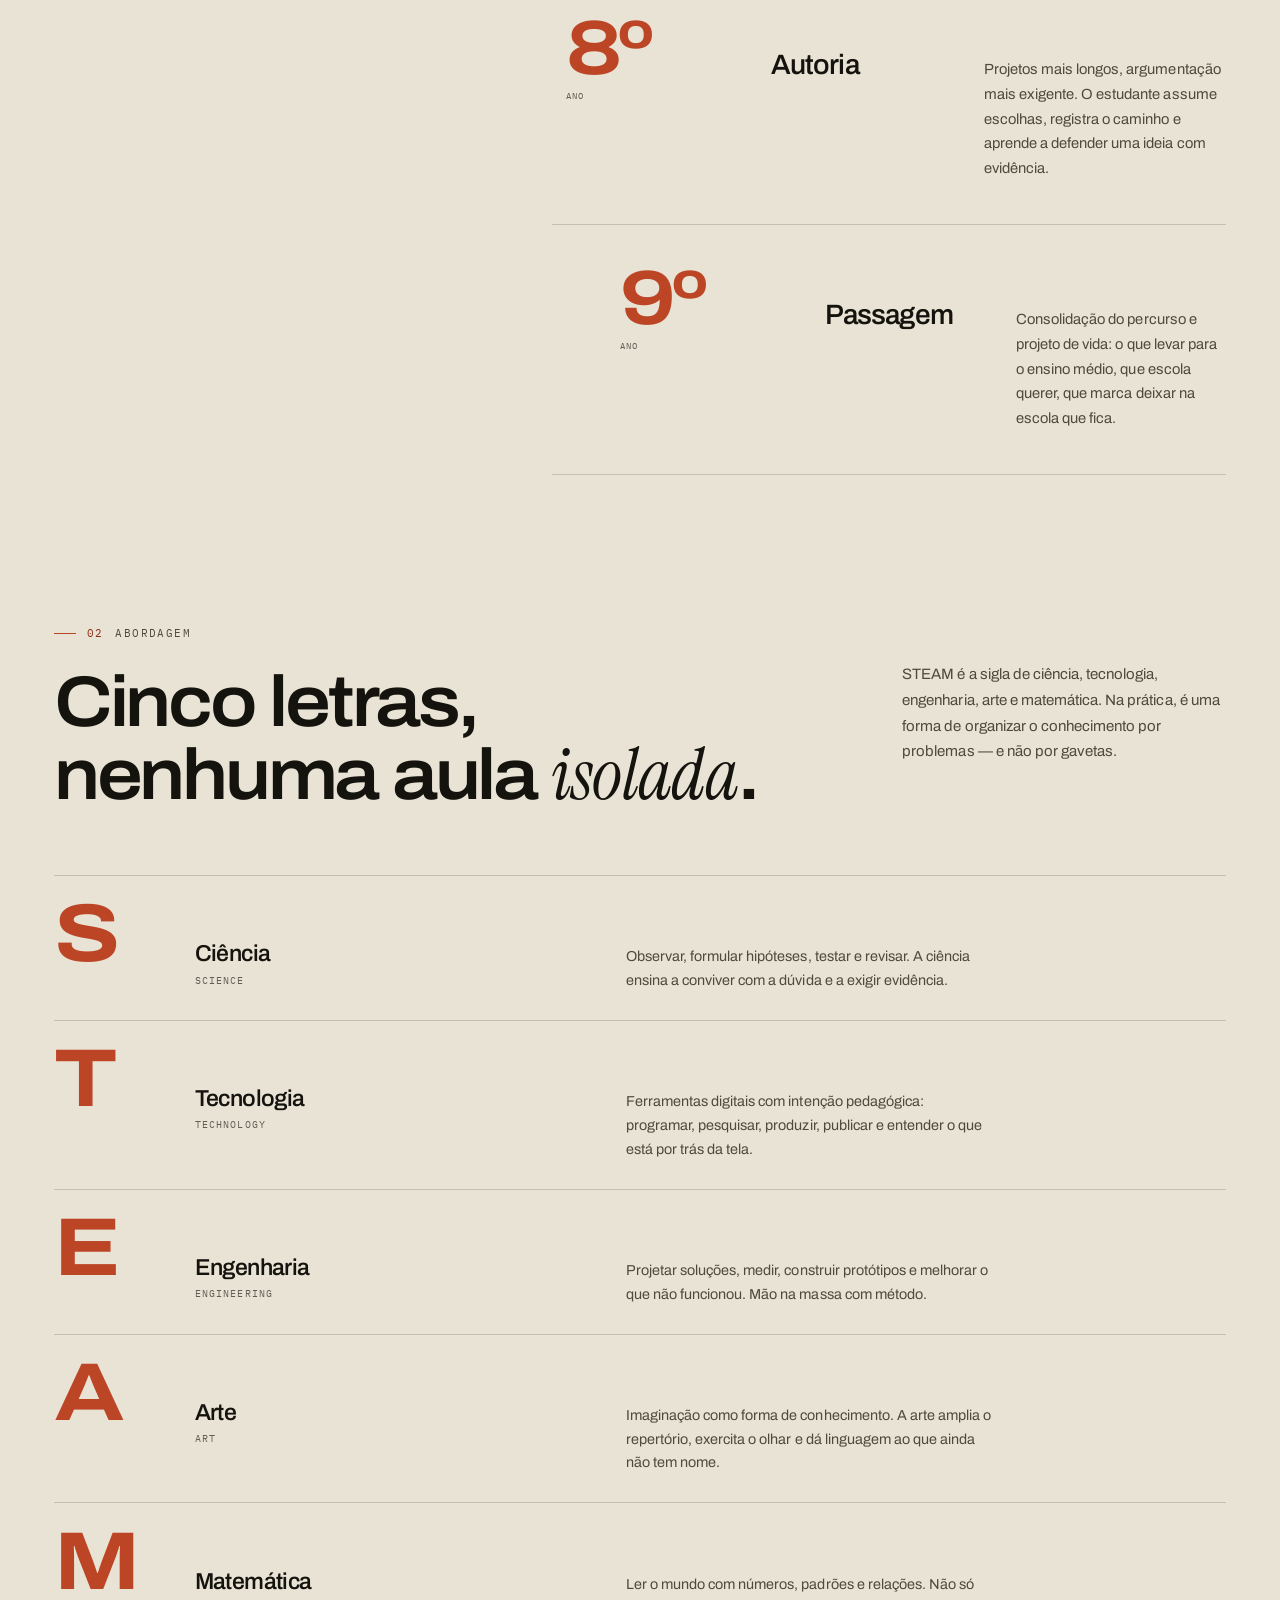
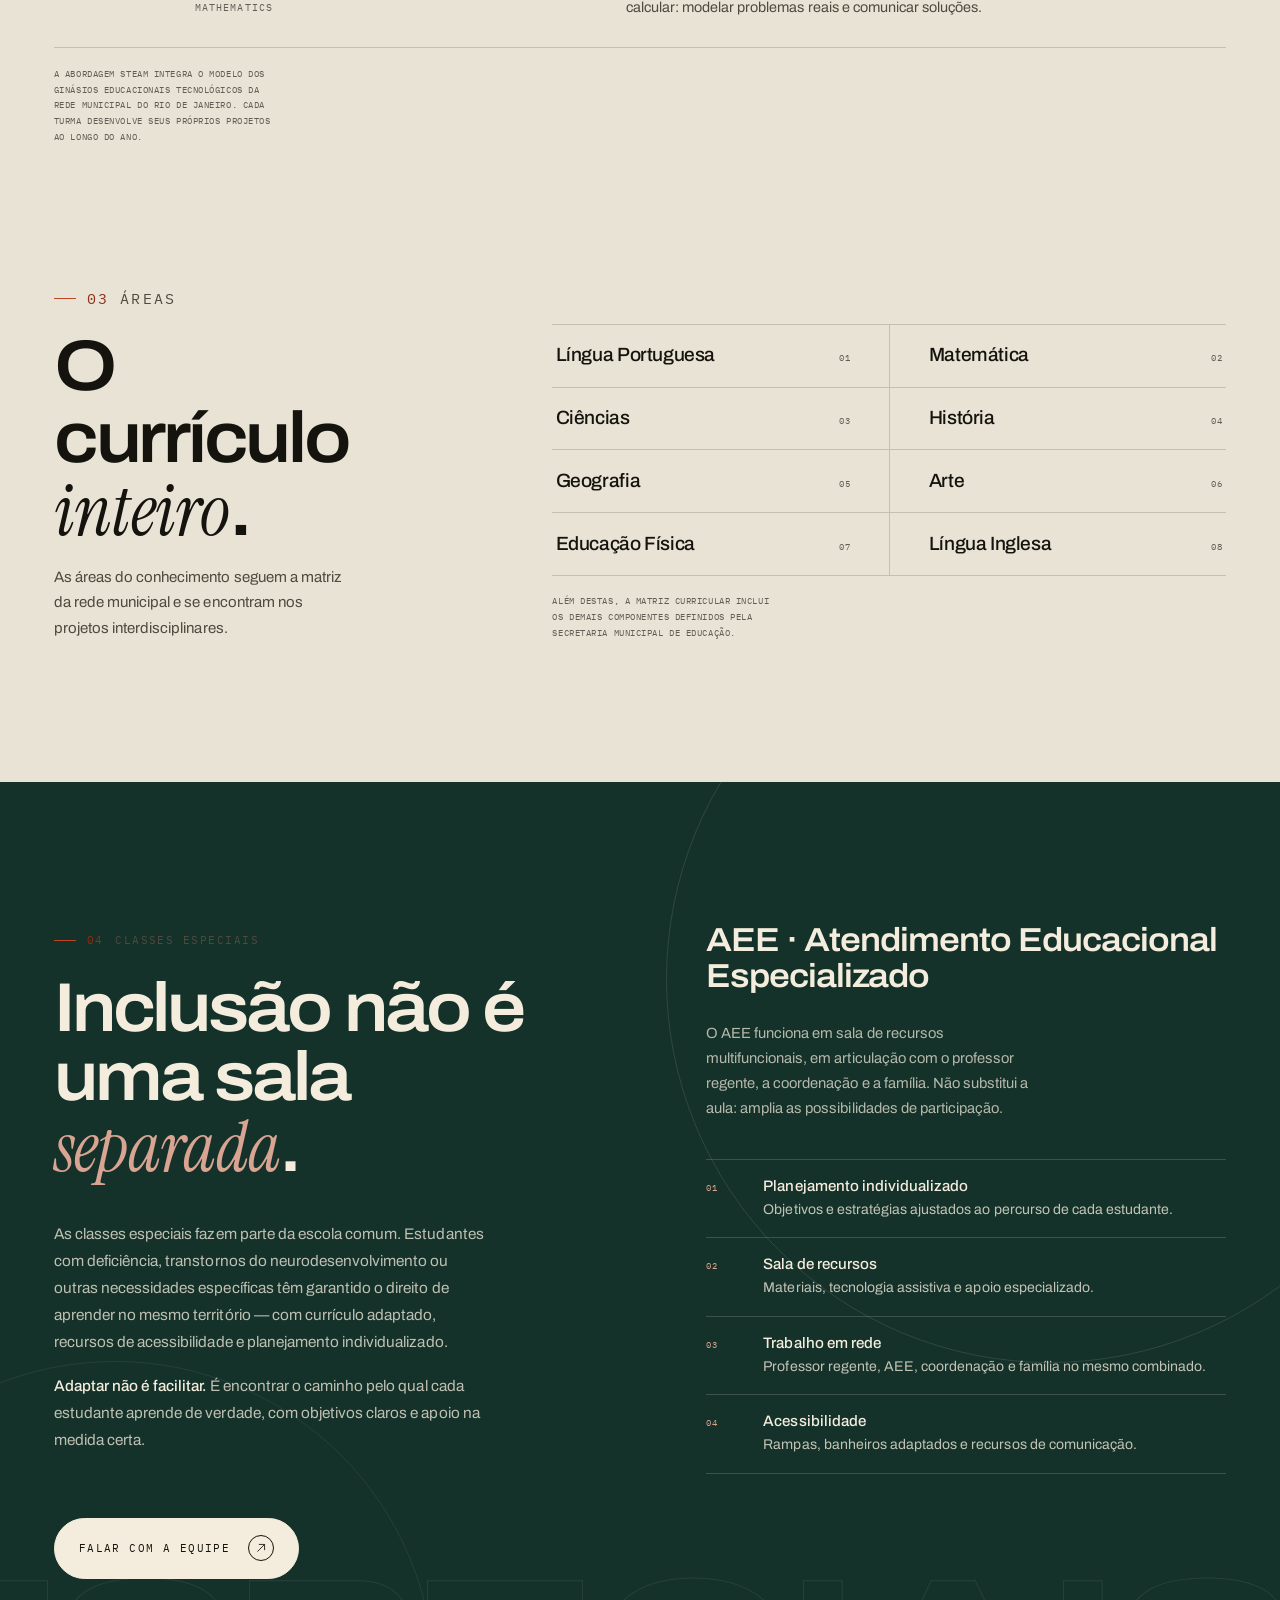
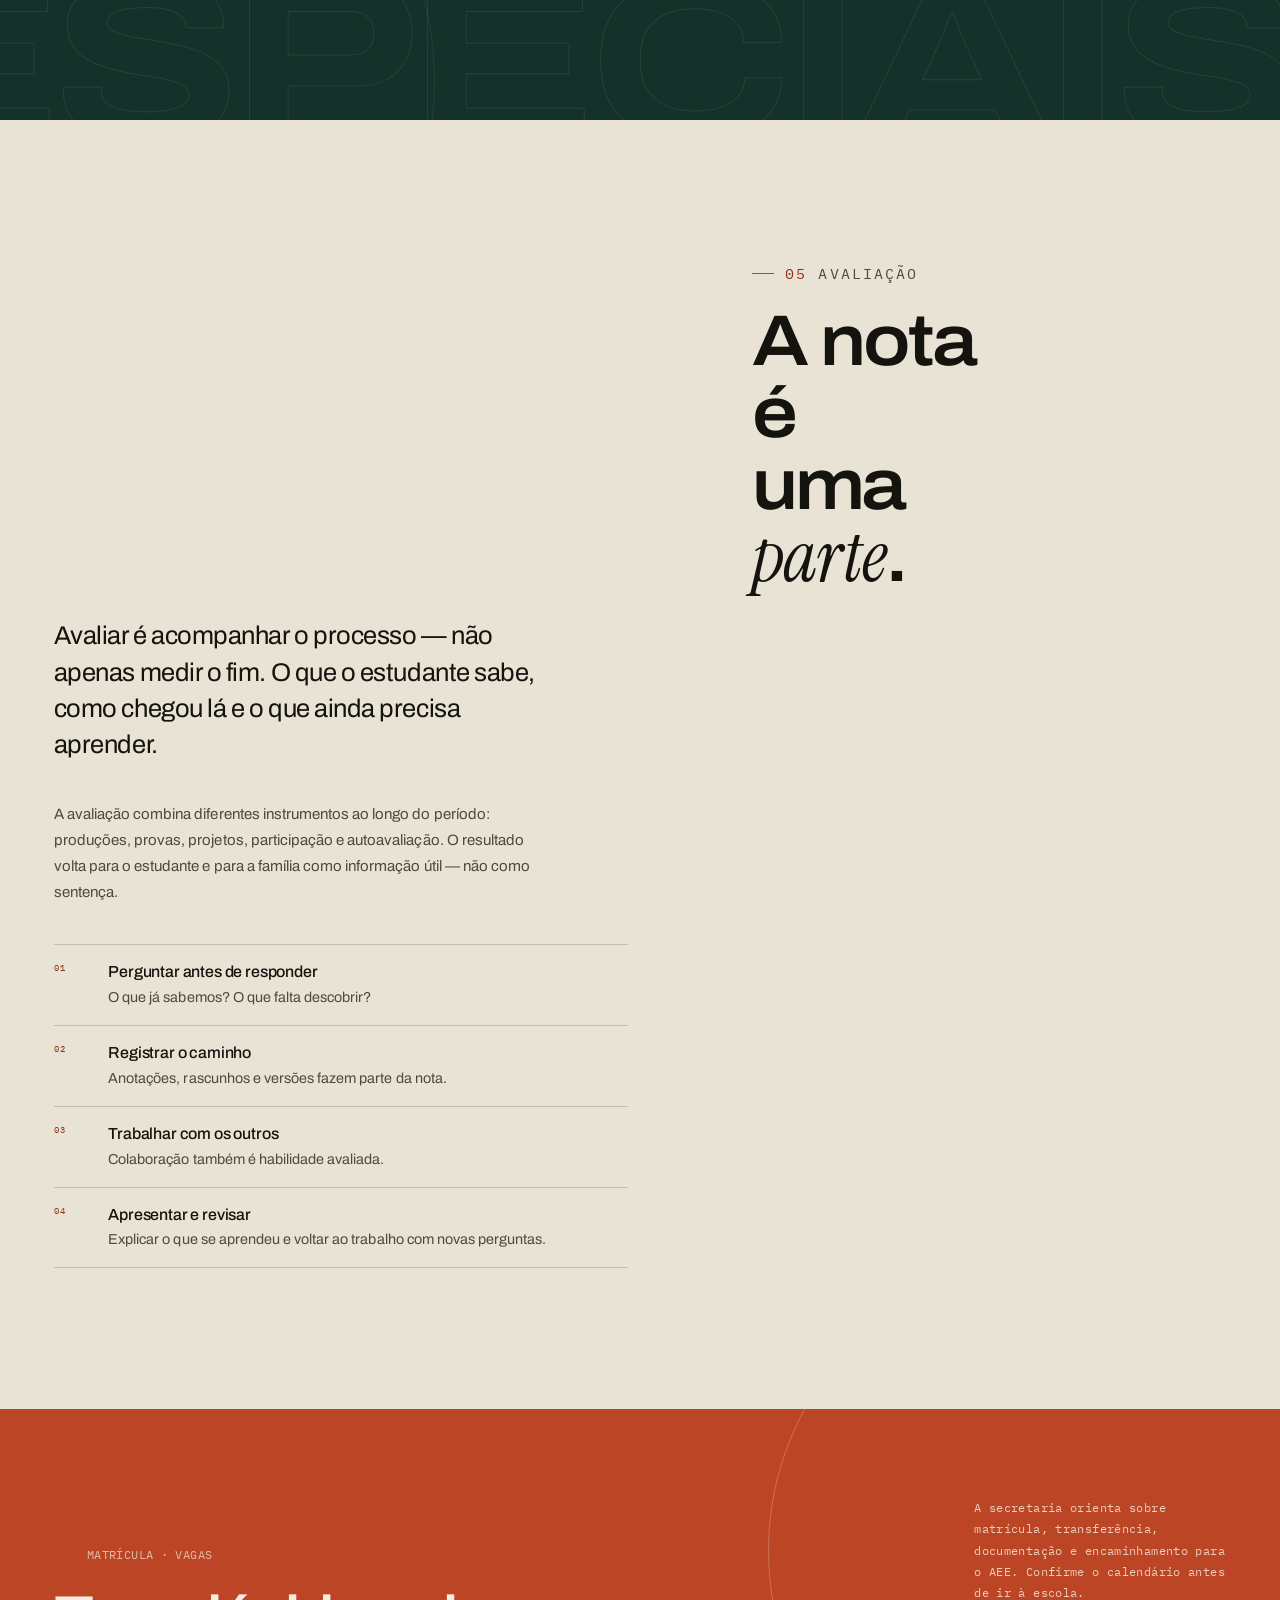
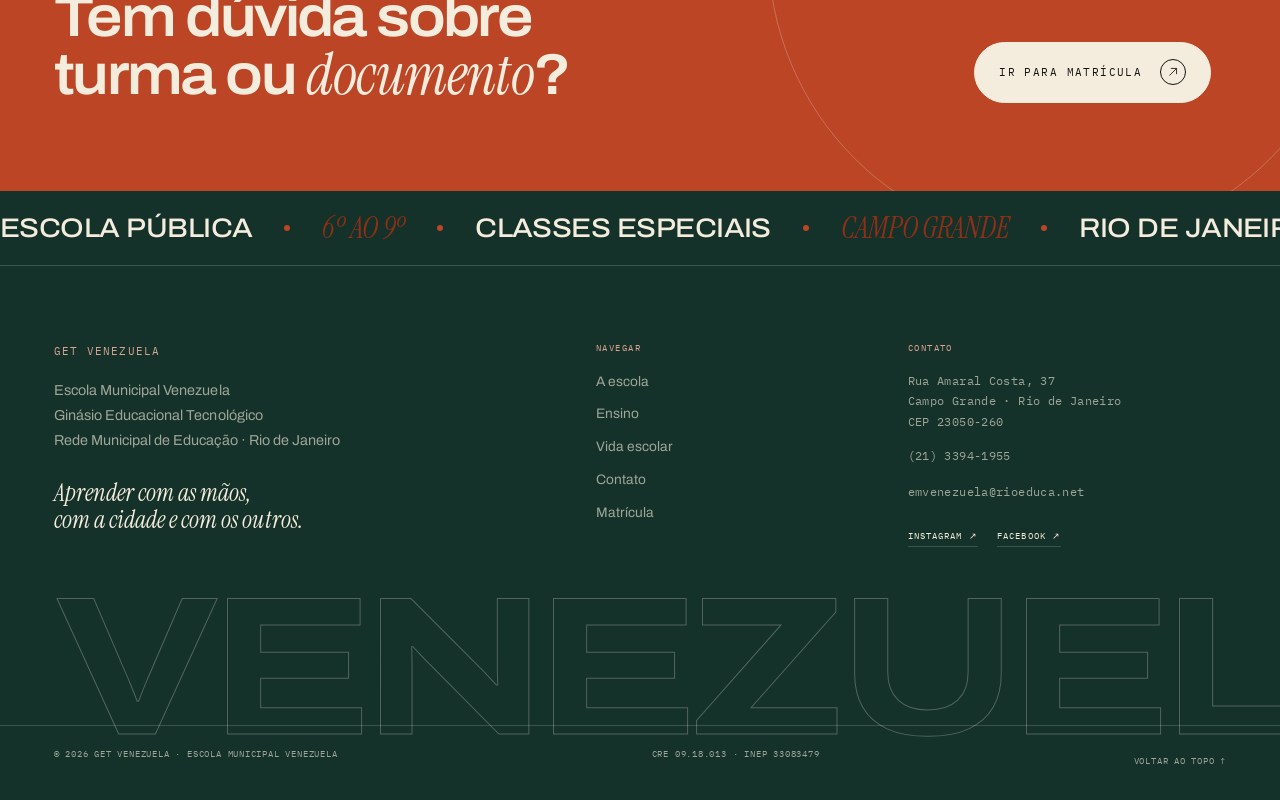
<file: ensino.html>
<!DOCTYPE html>
<html lang="pt-BR" id="top">
<head>
<meta charset="utf-8">
<meta name="viewport" content="width=device-width, initial-scale=1">
<title>Ensino — GET Venezuela | 6º ao 9º ano, classes especiais e AEE</title>
<meta name="description" content="Currículo do 6º ao 9º ano, abordagem STEAM, projetos interdisciplinares, classes especiais e Atendimento Educacional Especializado na Escola Municipal Venezuela.">
<meta name="theme-color" content="#E9E3D5">
<link rel="icon" href="assets/favicon.svg" type="image/svg+xml">
<meta property="og:type" content="website">
<meta property="og:title" content="Ensino — GET Venezuela">
<meta property="og:description" content="Do 6º ao 9º ano, com classes especiais, AEE e projetos interdisciplinares.">
<meta property="og:locale" content="pt_BR">
<meta property="og:site_name" content="GET Venezuela">
<meta property="og:image" content="assets/og.png">
<meta property="og:image:width" content="1200">
<meta property="og:image:height" content="630">
<meta property="og:image:alt" content="GET Venezuela — Escola Municipal Venezuela, Campo Grande, Rio de Janeiro">
<meta name="twitter:card" content="summary_large_image">
<meta name="twitter:title" content="GET Venezuela — Escola Municipal Venezuela">
<meta name="twitter:description" content="Escola pública municipal de anos finais: 6º ao 9º ano, classes especiais e AEE em Campo Grande, Rio.">
<meta name="twitter:image" content="assets/og.png">
<link rel="stylesheet" href="css/fonts.css">
<link rel="stylesheet" href="css/style.css">
<link rel="stylesheet" href="css/pages.css">
<script>
  document.documentElement.classList.add('js');
  try { if (sessionStorage.getItem('gv-nav') === '1') document.documentElement.classList.add('is-veiled'); } catch (e) {}
</script>
</head>
<body>
<div class="grain" aria-hidden="true"></div>
<div class="progress" aria-hidden="true"></div>
<div class="veil" aria-hidden="true"><span></span><span></span><span></span></div>
<div class="cursor" aria-hidden="true"><div class="cursor__dot"></div><div class="cursor__ring"></div></div>
<a class="skip" href="#conteudo">Pular para o conteúdo</a>

<header class="site-head">
  <a class="brand" href="index.html" aria-label="GET Venezuela — página inicial">
    <svg class="brand__mark" viewBox="0 0 40 40" aria-hidden="true">
      <path d="M2.5 2.5h35v35h-35z"/>
      <path class="v" d="M10 11h6.4L20 27.2 23.6 11H30l-6.6 21h-6.8z"/>
    </svg>
    <span class="brand__txt">
      <span class="brand__kicker">Escola Municipal</span>
      <span class="brand__name">GET Venezuela</span>
    </span>
  </a>
  <nav class="nav" aria-label="Navegação principal">
    <a href="escola.html"><span class="nav__num">01</span> A escola</a>
    <a href="ensino.html" aria-current="page"><span class="nav__num">02</span> Ensino</a>
    <a href="vida.html"><span class="nav__num">03</span> Vida escolar</a>
    <a href="contato.html"><span class="nav__num">04</span> Contato</a>
  </nav>
  <a class="head-cta" href="contato.html#matricula" data-magnetic>
    Matrícula
    <svg viewBox="0 0 14 14" fill="none" aria-hidden="true"><path d="M2 12 12 2M4 2h8v8" stroke="currentColor" stroke-width="1.3"/></svg>
  </a>
  <button class="menu-btn" aria-expanded="false" aria-controls="menu" aria-label="Abrir menu">
    <span class="menu-btn__bars" aria-hidden="true"></span>
    <span>Menu</span>
  </button>
</header>

<div class="menu" id="menu" aria-label="Menu principal" aria-hidden="true">
  <nav class="menu__nav" aria-label="Páginas">
    <a href="index.html"><span>00</span> Início</a>
    <a href="escola.html"><span>01</span> A escola</a>
    <a href="ensino.html" aria-current="page"><span>02</span> Ensino</a>
    <a href="vida.html"><span>03</span> Vida escolar</a>
    <a href="contato.html"><span>04</span> Contato</a>
  </nav>
  <div class="menu__foot">
    <p>Rua Amaral Costa, 37<br>Campo Grande · Rio de Janeiro — RJ<br>CEP 23050-260</p>
    <p><a href="tel:+552133941955">(21) 3394-1955</a><br><a href="mailto:emvenezuela@rioeduca.net">emvenezuela@rioeduca.net</a></p>
    <div class="menu__socials">
      <a href="https://www.instagram.com/getvenezuela/" target="_blank" rel="noopener">Instagram ↗</a>
      <a href="https://www.facebook.com/emvenezuela091813/" target="_blank" rel="noopener">Facebook ↗</a>
    </div>
  </div>
</div>

<div class="page">
<main id="conteudo">

  <section class="phero">
    <div class="shell">
      <div class="phero__grid">
        <div class="phero__text">
          <p class="tag"><span class="tag__num">02</span> Ensino</p>
          <h1 class="phero__title" data-lines>O que se aprende<br>aqui não cabe<br><em class="serif">só na prova.</em></h1>
          <p class="phero__deck">
            Do 6º ao 9º ano, o currículo combina as áreas do conhecimento com
            projetos interdisciplinares, cultura digital e cultura maker.
            <strong>Nas classes especiais, o mesmo direito de aprender — com o
            planejamento que cada percurso exige.</strong>
          </p>
        </div>
        <div class="stage phero__stage" data-scene="grid" aria-hidden="true">
          <canvas></canvas>
          <div class="stage__fallback"><span>V</span></div>
        </div>
      </div>
      <dl class="phero__foot">
        <div class="phero__cell"><dt>Etapas</dt><dd>6º ao 9º ano</dd></div>
        <div class="phero__cell"><dt>Abordagem</dt><dd>STEAM · projetos</dd></div>
        <div class="phero__cell"><dt>Apoio</dt><dd>Classes especiais · AEE</dd></div>
        <div class="phero__cell"><dt>Dúvidas</dt><dd><a href="contato.html">Falar com a secretaria</a></dd></div>
      </dl>
    </div>
  </section>

  <!-- ================= ANOS FINAIS ================= -->
  <section class="sec" id="anos-finais">
    <div class="shell">
      <div class="split">
        <div class="split__aside sticky-aside">
          <div class="block-head" data-reveal>
            <p class="tag"><span class="tag__num">01</span> Anos finais</p>
            <h2 class="h-lg">Quatro anos,<br>quatro <span class="serif">viradas</span>.</h2>
            <p>O 6º ao 9º ano não é um bloco só. Cada ano tem uma tarefa própria — e a escola ajusta o desafio conforme a turma cresce.</p>
          </div>
        </div>
        <div class="split__main">
          <div class="trilhas" style="margin-top:0" data-stagger>
            <article class="trilha">
              <div class="trilha__year">6º<span>ano</span></div>
              <h3 class="trilha__name">Chegada</h3>
              <p class="trilha__text">Novos horários, mais professores, outra forma de estudar. O 6º ano organiza hábitos, linguagens e pertencimento. <em>Acolher também é currículo.</em></p>
            </article>
            <article class="trilha">
              <div class="trilha__year">7º<span>ano</span></div>
              <h3 class="trilha__name">Investigação</h3>
              <p class="trilha__text">A turma ganha autonomia para perguntar, testar hipóteses e trabalhar em grupo. O erro começa a ser visto como etapa do processo, não como fim de conversa.</p>
            </article>
            <article class="trilha">
              <div class="trilha__year">8º<span>ano</span></div>
              <h3 class="trilha__name">Autoria</h3>
              <p class="trilha__text">Projetos mais longos, argumentação mais exigente. O estudante assume escolhas, registra o caminho e aprende a defender uma ideia com evidência.</p>
            </article>
            <article class="trilha">
              <div class="trilha__year">9º<span>ano</span></div>
              <h3 class="trilha__name">Passagem</h3>
              <p class="trilha__text">Consolidação do percurso e projeto de vida: o que levar para o ensino médio, que escola querer, que marca deixar na escola que fica.</p>
            </article>
          </div>
        </div>
      </div>
    </div>
  </section>

  <!-- ================= STEAM ================= -->
  <section class="sec sec--flush" id="steam">
    <div class="shell">
      <div class="eyebrow-row" data-reveal>
        <div>
          <p class="tag"><span class="tag__num">02</span> Abordagem</p>
          <h2 class="h-lg mt-s">Cinco letras,<br>nenhuma aula <span class="serif">isolada</span>.</h2>
        </div>
        <p class="body" style="max-width:36ch">
          STEAM é a sigla de ciência, tecnologia, engenharia, arte e matemática.
          Na prática, é uma forma de organizar o conhecimento por problemas — e
          não por gavetas.
        </p>
      </div>

      <div class="steam mt-l" data-stagger>
        <div class="steam__row">
          <span class="steam__letter">S</span>
          <span class="steam__name">Ciência<span>Science</span></span>
          <p class="steam__desc">Observar, formular hipóteses, testar e revisar. A ciência ensina a conviver com a dúvida e a exigir evidência.</p>
        </div>
        <div class="steam__row">
          <span class="steam__letter">T</span>
          <span class="steam__name">Tecnologia<span>Technology</span></span>
          <p class="steam__desc">Ferramentas digitais com intenção pedagógica: programar, pesquisar, produzir, publicar e entender o que está por trás da tela.</p>
        </div>
        <div class="steam__row">
          <span class="steam__letter">E</span>
          <span class="steam__name">Engenharia<span>Engineering</span></span>
          <p class="steam__desc">Projetar soluções, medir, construir protótipos e melhorar o que não funcionou. Mão na massa com método.</p>
        </div>
        <div class="steam__row">
          <span class="steam__letter">A</span>
          <span class="steam__name">Arte<span>Art</span></span>
          <p class="steam__desc">Imaginação como forma de conhecimento. A arte amplia o repertório, exercita o olhar e dá linguagem ao que ainda não tem nome.</p>
        </div>
        <div class="steam__row">
          <span class="steam__letter">M</span>
          <span class="steam__name">Matemática<span>Mathematics</span></span>
          <p class="steam__desc">Ler o mundo com números, padrões e relações. Não só calcular: modelar problemas reais e comunicar soluções.</p>
        </div>
      </div>
      <p class="page-note" data-reveal>
        A abordagem STEAM integra o modelo dos Ginásios Educacionais Tecnológicos
        da rede municipal do Rio de Janeiro. Cada turma desenvolve seus próprios
        projetos ao longo do ano.
      </p>
    </div>
  </section>

  <!-- ================= ÁREAS ================= -->
  <section class="sec">
    <div class="shell">
      <div class="split">
        <div class="split__aside">
          <div class="block-head" data-reveal>
            <p class="tag"><span class="tag__num">03</span> Áreas</p>
            <h2 class="h-lg">O currículo<br><span class="serif">inteiro</span>.</h2>
            <p>As áreas do conhecimento seguem a matriz da rede municipal e se encontram nos projetos interdisciplinares.</p>
          </div>
        </div>
        <div class="split__main">
          <ul class="areas" data-stagger>
            <li><span>Língua Portuguesa</span><span>01</span></li>
            <li><span>Matemática</span><span>02</span></li>
            <li><span>Ciências</span><span>03</span></li>
            <li><span>História</span><span>04</span></li>
            <li><span>Geografia</span><span>05</span></li>
            <li><span>Arte</span><span>06</span></li>
            <li><span>Educação Física</span><span>07</span></li>
            <li><span>Língua Inglesa</span><span>08</span></li>
          </ul>
          <p class="page-note" data-reveal>
            Além destas, a matriz curricular inclui os demais componentes
            definidos pela Secretaria Municipal de Educação.
          </p>
        </div>
      </div>
    </div>
  </section>

  <!-- ================= CLASSES ESPECIAIS ================= -->
  <section class="special" id="especiais">
    <div class="shell">
      <div class="special__grid">
        <div>
          <p class="tag"><span class="tag__num">04</span> Classes especiais</p>
          <h2 class="h-lg">Inclusão não é<br>uma sala <span class="serif">separada</span>.</h2>
          <div class="special__copy mt-m">
            <p>
              As classes especiais fazem parte da escola comum. Estudantes com
              deficiência, transtornos do neurodesenvolvimento ou outras
              necessidades específicas têm garantido o direito de aprender no
              mesmo território — com currículo adaptado, recursos de
              acessibilidade e planejamento individualizado.
            </p>
            <p>
              <strong>Adaptar não é facilitar.</strong> É encontrar o caminho pelo
              qual cada estudante aprende de verdade, com objetivos claros e
              apoio na medida certa.
            </p>
          </div>
          <div class="mt-l">
            <a class="btn btn--light" href="contato.html" data-magnetic>
              Falar com a equipe
              <span class="btn__arrow" aria-hidden="true">
                <svg viewBox="0 0 14 14" fill="none"><path d="M2 12 12 2M4 2h8v8" stroke="currentColor" stroke-width="1.2"/></svg>
              </span>
            </a>
          </div>
        </div>

        <div>
          <h3 class="h-md" id="aee" style="color:var(--bone)">AEE · Atendimento Educacional Especializado</h3>
          <p class="mt-s" style="font-size:.92rem;line-height:1.7;color:rgba(244,237,221,.72);max-width:42ch">
            O AEE funciona em sala de recursos multifuncionais, em articulação com
            o professor regente, a coordenação e a família. Não substitui a aula:
            amplia as possibilidades de participação.
          </p>
          <ul class="special__list">
            <li><span>01</span><p><b>Planejamento individualizado</b>Objetivos e estratégias ajustados ao percurso de cada estudante.</p></li>
            <li><span>02</span><p><b>Sala de recursos</b>Materiais, tecnologia assistiva e apoio especializado.</p></li>
            <li><span>03</span><p><b>Trabalho em rede</b>Professor regente, AEE, coordenação e família no mesmo combinado.</p></li>
            <li><span>04</span><p><b>Acessibilidade</b>Rampas, banheiros adaptados e recursos de comunicação.</p></li>
          </ul>
        </div>
      </div>
    </div>
    <span class="special__word" aria-hidden="true">ESPECIAIS</span>
  </section>

  <!-- ================= AVALIAÇÃO ================= -->
  <section class="sec">
    <div class="shell">
      <div class="split split--rev">
        <div class="split__aside">
          <div class="block-head" data-reveal>
            <p class="tag"><span class="tag__num">05</span> Avaliação</p>
            <h2 class="h-lg">A nota é<br>uma <span class="serif">parte</span>.</h2>
          </div>
        </div>
        <div class="split__main">
          <p class="big-copy" data-reveal>
            Avaliar é acompanhar o processo — não apenas medir o fim. O que o
            estudante sabe, como chegou lá e o que ainda precisa aprender.
          </p>
          <p class="body mt-m" data-reveal style="--d:80ms">
            A avaliação combina diferentes instrumentos ao longo do período:
            produções, provas, projetos, participação e autoavaliação. O
            resultado volta para o estudante e para a família como informação
            útil — não como sentença.
          </p>
          <ul class="checklist mt-m" data-stagger>
            <li><span>01</span><p><b>Perguntar antes de responder</b>O que já sabemos? O que falta descobrir?</p></li>
            <li><span>02</span><p><b>Registrar o caminho</b>Anotações, rascunhos e versões fazem parte da nota.</p></li>
            <li><span>03</span><p><b>Trabalhar com os outros</b>Colaboração também é habilidade avaliada.</p></li>
            <li><span>04</span><p><b>Apresentar e revisar</b>Explicar o que se aprendeu e voltar ao trabalho com novas perguntas.</p></li>
          </ul>
        </div>
      </div>
    </div>
  </section>

  <section class="cta-band">
    <div class="shell cta-band__in">
      <div>
        <p class="tag" style="color:rgba(244,237,221,.7);margin-bottom:1.4rem">Matrícula · Vagas</p>
        <h2>Tem dúvida sobre<br>turma ou <span class="serif">documento</span>?</h2>
      </div>
      <div>
        <p>A secretaria orienta sobre matrícula, transferência, documentação e encaminhamento para o AEE. Confirme o calendário antes de ir à escola.</p>
        <a class="btn btn--light mt-m" href="contato.html#matricula" data-magnetic>
          Ir para matrícula
          <span class="btn__arrow" aria-hidden="true">
            <svg viewBox="0 0 14 14" fill="none"><path d="M2 12 12 2M4 2h8v8" stroke="currentColor" stroke-width="1.2"/></svg>
          </span>
        </a>
      </div>
    </div>
  </section>

</main>

<footer class="foot">
  <div class="marquee" aria-hidden="true">
    <div class="marquee__track">
      <div class="marquee__group">
        <span class="marquee__item">Escola pública</span>
        <span class="marquee__item"><span class="serif">6º ao 9º</span></span>
        <span class="marquee__item">Classes especiais</span>
        <span class="marquee__item"><span class="serif">Campo Grande</span></span>
        <span class="marquee__item">Rio de Janeiro</span>
      </div>
      <div class="marquee__group">
        <span class="marquee__item">Escola pública</span>
        <span class="marquee__item"><span class="serif">6º ao 9º</span></span>
        <span class="marquee__item">Classes especiais</span>
        <span class="marquee__item"><span class="serif">Campo Grande</span></span>
        <span class="marquee__item">Rio de Janeiro</span>
      </div>
    </div>
  </div>

  <div class="shell">
    <div class="foot__grid">
      <div class="foot__brand">
        <span class="mono">GET Venezuela</span>
        <p>Escola Municipal Venezuela<br>Ginásio Educacional Tecnológico<br>Rede Municipal de Educação · Rio de Janeiro</p>
        <span class="sign">Aprender com as mãos,<br>com a cidade e com os outros.</span>
      </div>
      <div>
        <h3>Navegar</h3>
        <nav class="foot__links" aria-label="Rodapé">
          <a href="escola.html">A escola</a>
          <a href="ensino.html">Ensino</a>
          <a href="vida.html">Vida escolar</a>
          <a href="contato.html">Contato</a>
          <a href="contato.html#matricula">Matrícula</a>
        </nav>
      </div>
      <div>
        <h3>Contato</h3>
        <div class="foot__contact">
          <p>Rua Amaral Costa, 37<br>Campo Grande · Rio de Janeiro<br>CEP 23050-260</p>
          <a href="tel:+552133941955">(21) 3394-1955</a>
          <a href="mailto:emvenezuela@rioeduca.net">emvenezuela@rioeduca.net</a>
          <div class="foot__socials">
            <a href="https://www.instagram.com/getvenezuela/" target="_blank" rel="noopener">Instagram ↗</a>
            <a href="https://www.facebook.com/emvenezuela091813/" target="_blank" rel="noopener">Facebook ↗</a>
          </div>
        </div>
      </div>
    </div>
  </div>

  <div class="foot__word" aria-hidden="true">VENEZUELA</div>
  <div class="foot__base">
    <span>© <span data-year>2026</span> GET Venezuela · Escola Municipal Venezuela</span>
    <span>CRE 09.18.013 · INEP 33083479</span>
    <a href="#top">Voltar ao topo ↑</a>
  </div>
</footer>
</div>

<script src="js/main.js" defer></script>
</body>
</html>
</file>
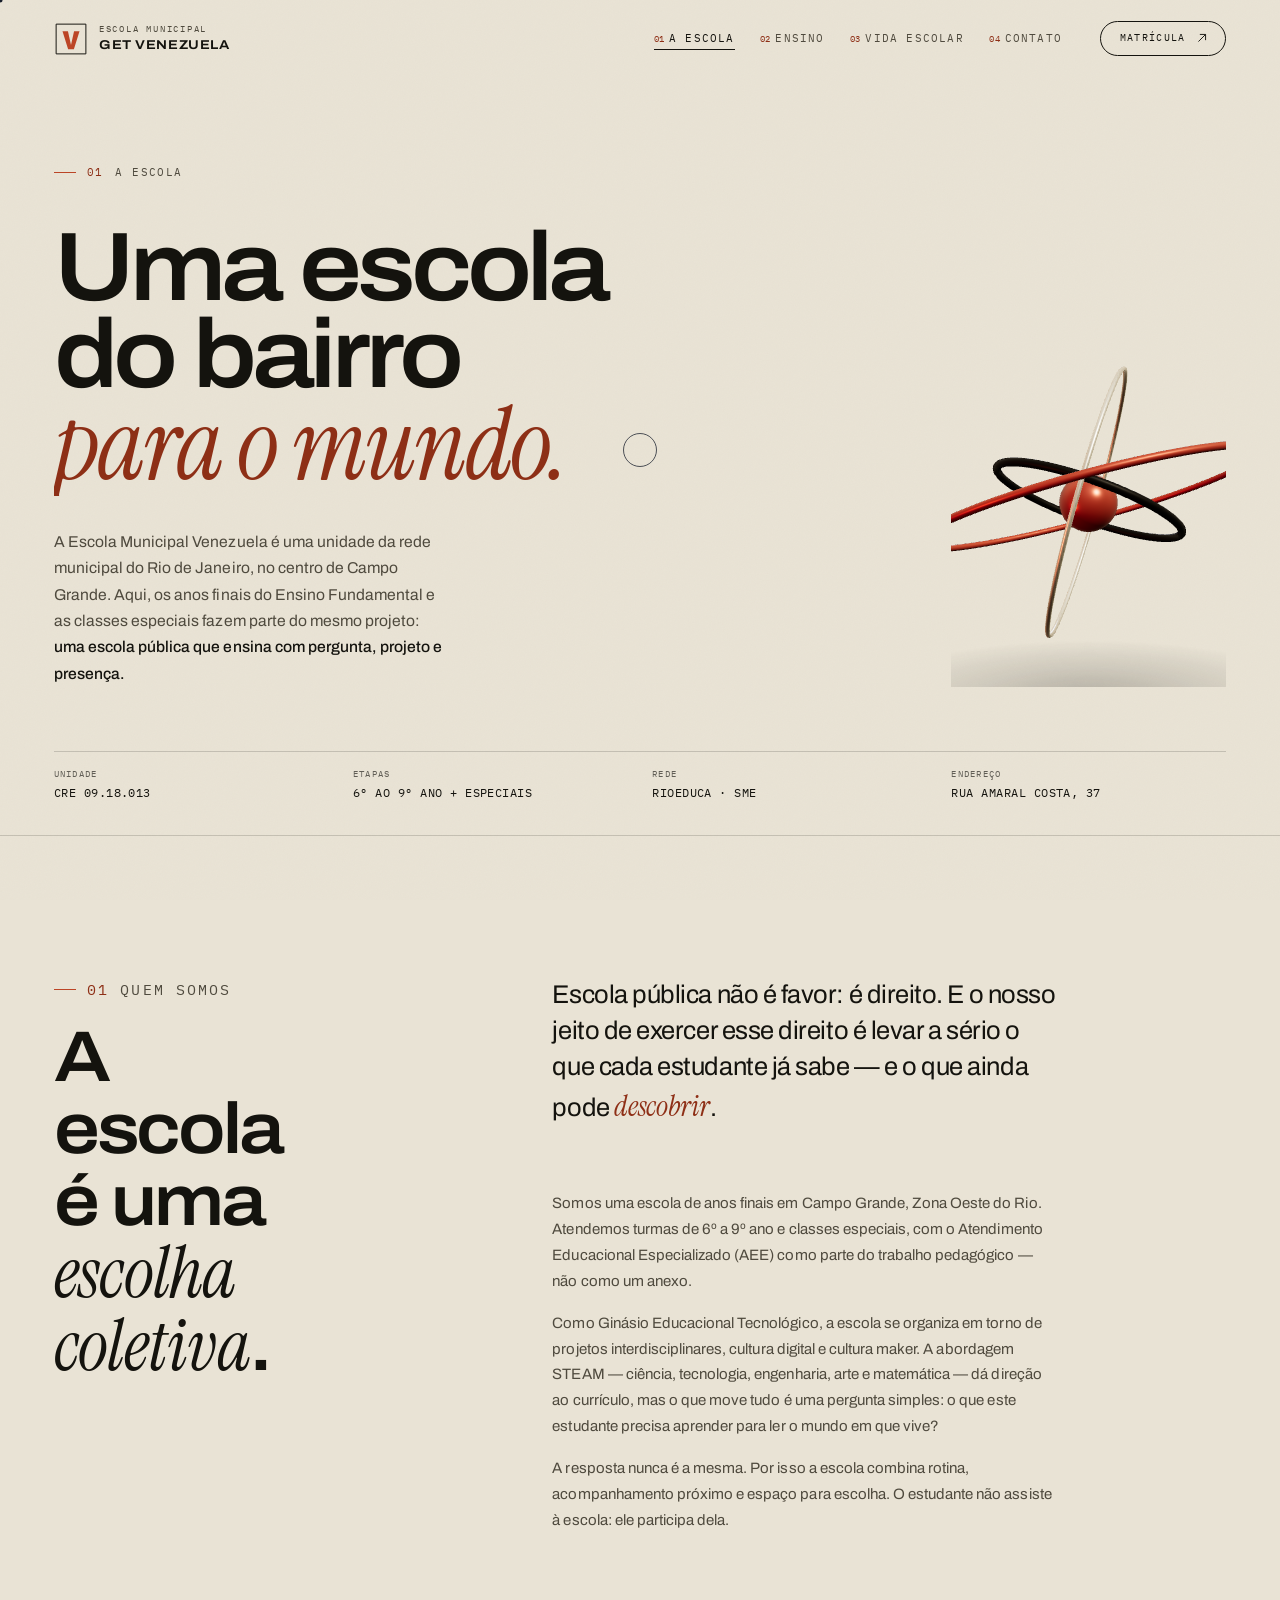
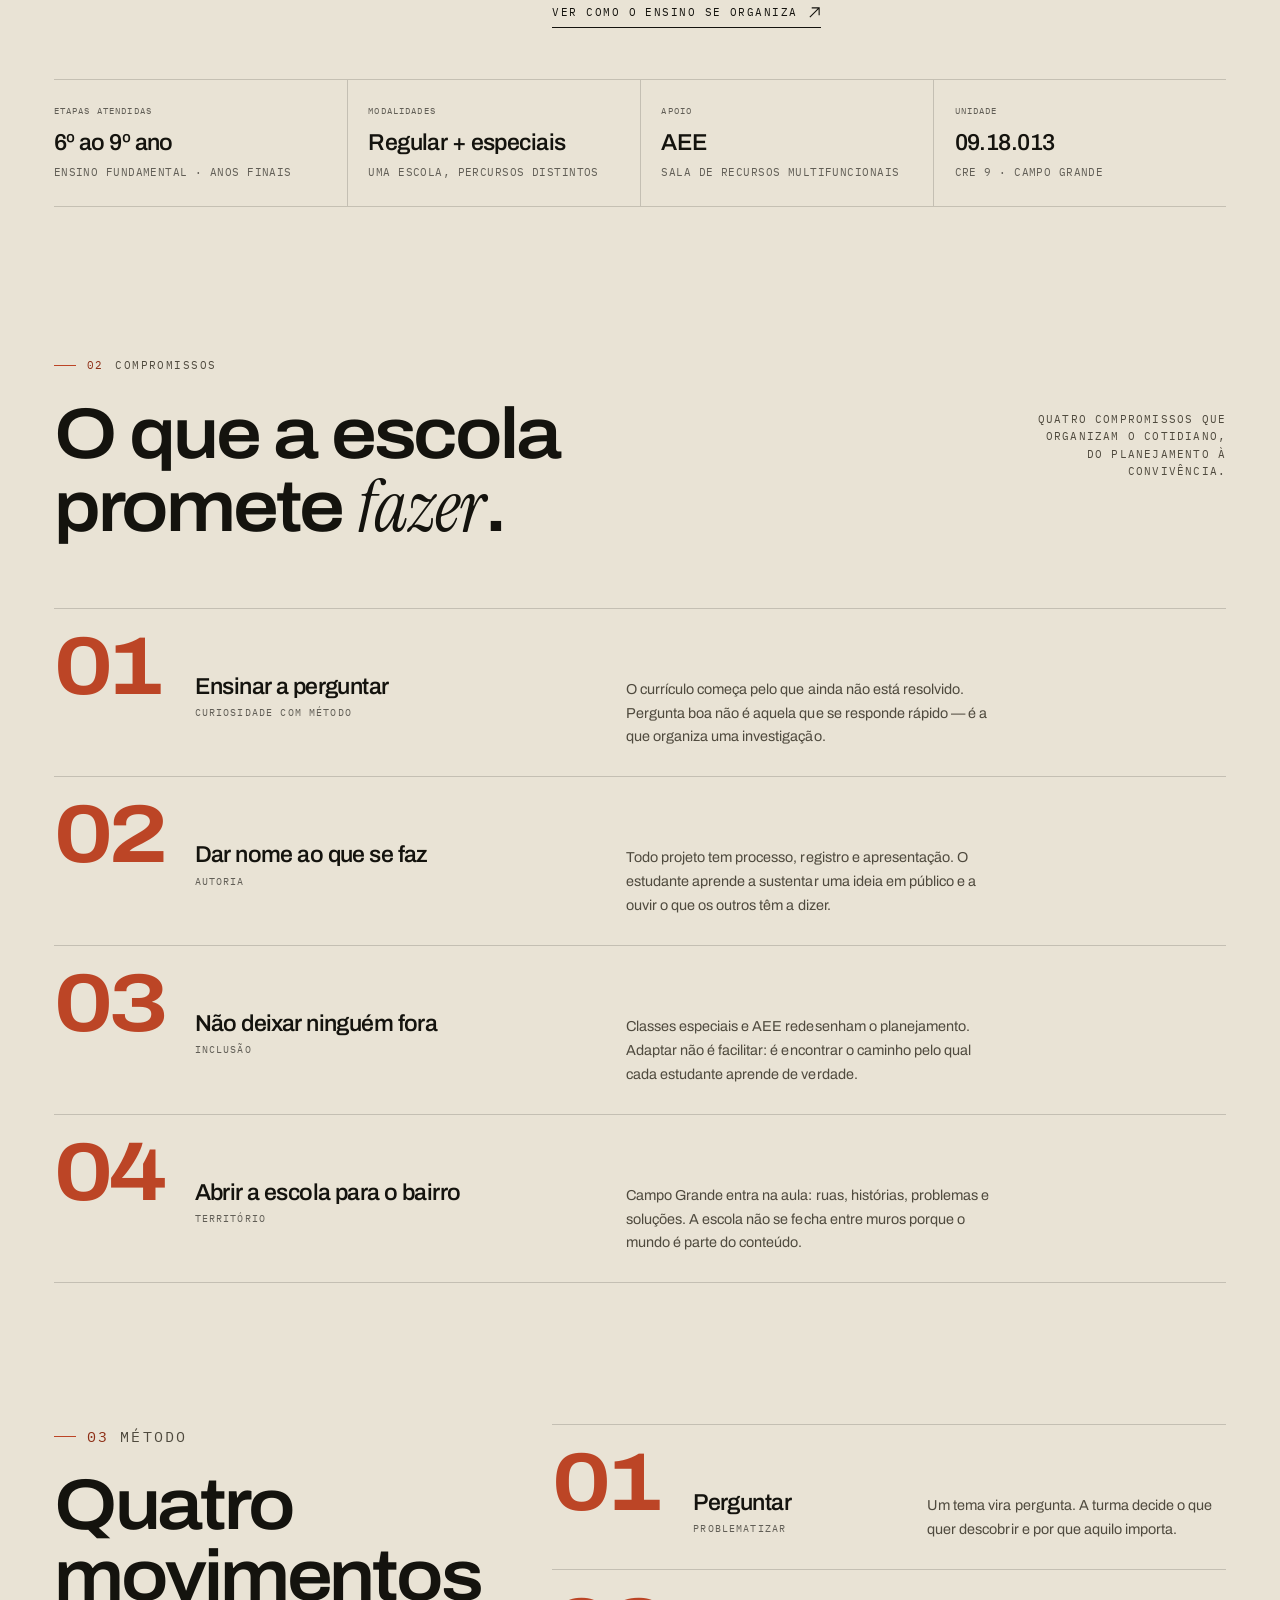
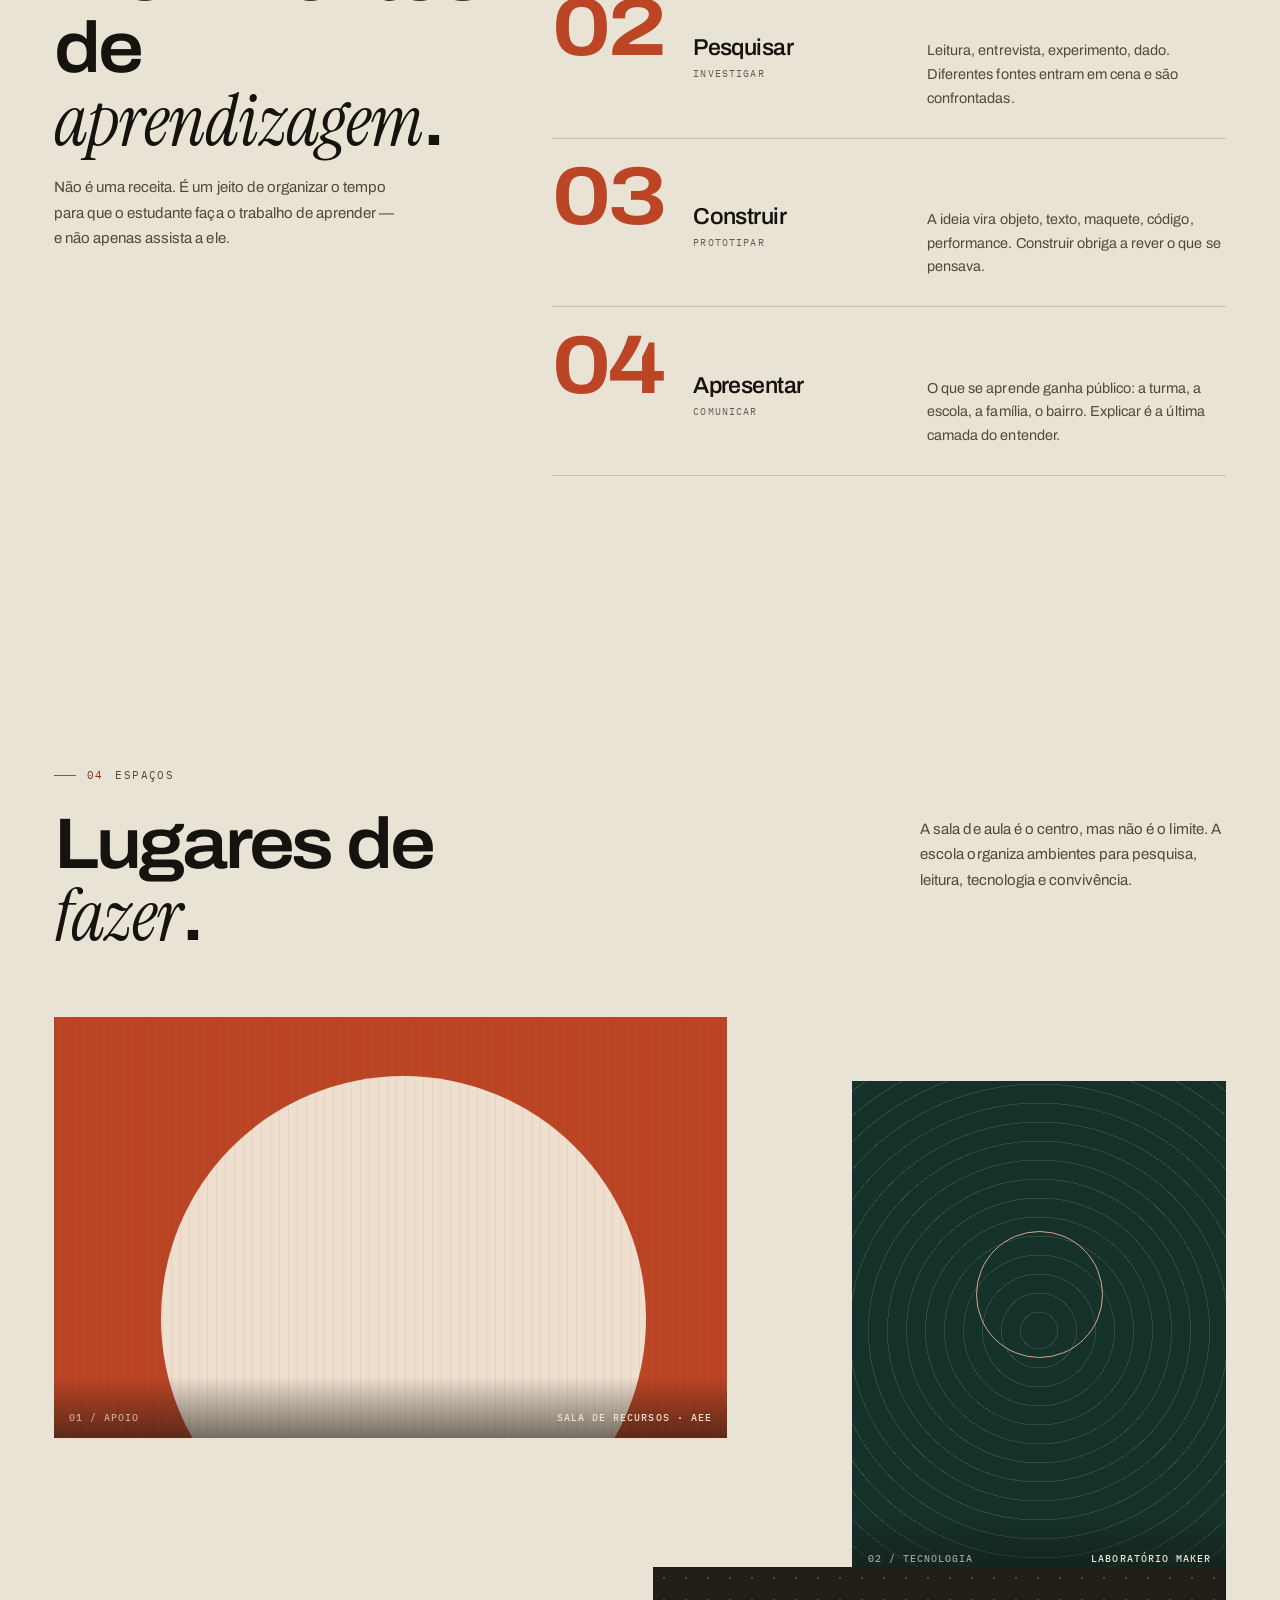
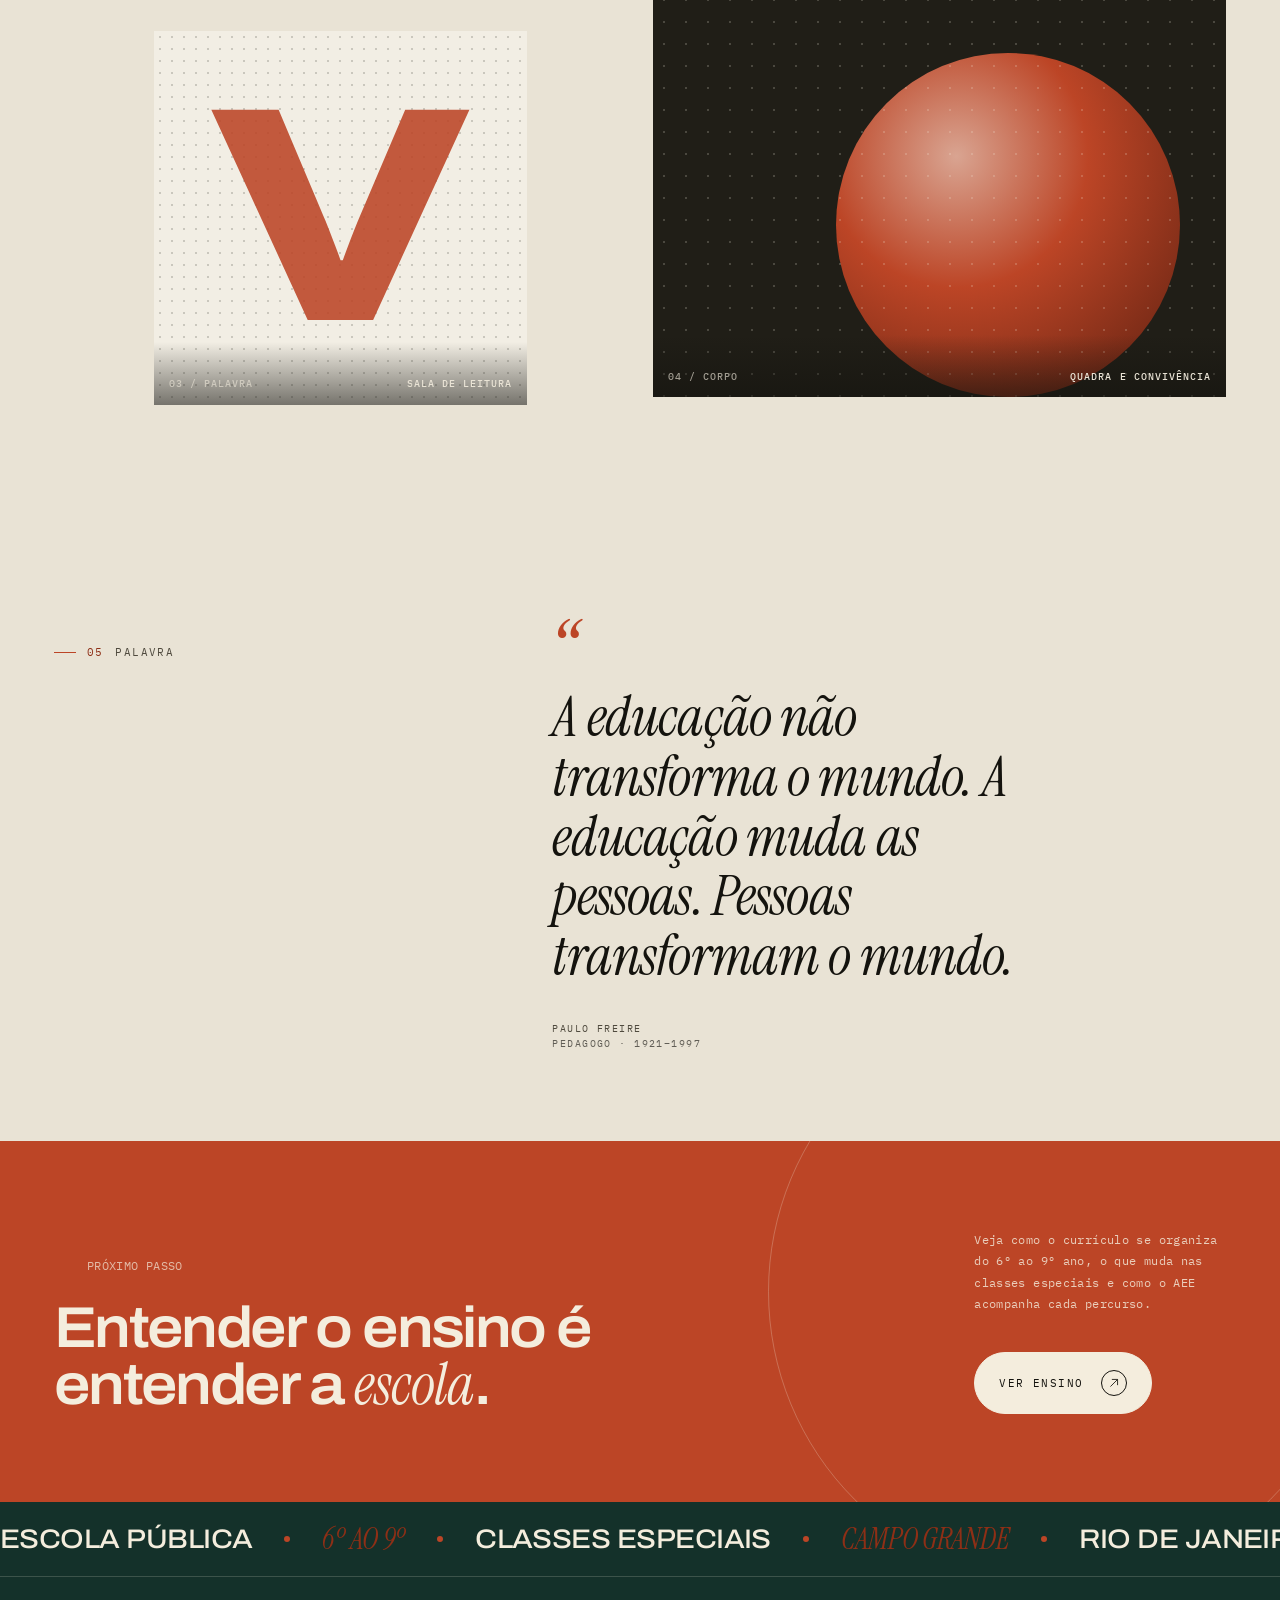
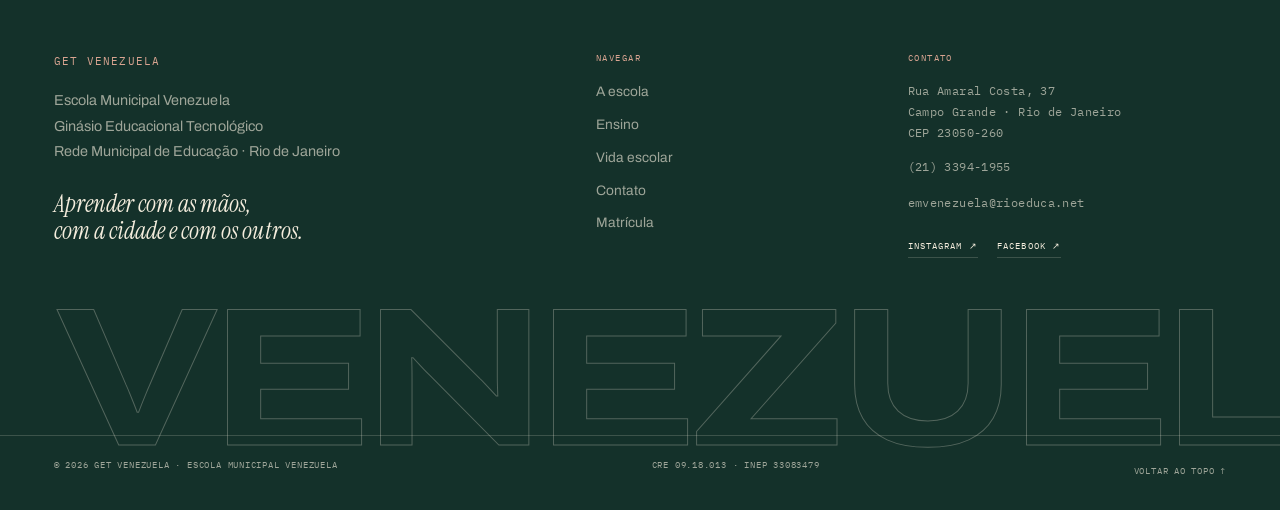
<file: escola.html>
<!DOCTYPE html>
<html lang="pt-BR" id="top">
<head>
<meta charset="utf-8">
<meta name="viewport" content="width=device-width, initial-scale=1">
<title>A escola — GET Venezuela | Escola Municipal Venezuela</title>
<meta name="description" content="Conheça a Escola Municipal Venezuela, em Campo Grande: escola pública de anos finais, classes especiais, AEE e a abordagem STEAM dos Ginásios Educacionais Tecnológicos.">
<meta name="theme-color" content="#E9E3D5">
<link rel="icon" href="assets/favicon.svg" type="image/svg+xml">
<meta property="og:type" content="website">
<meta property="og:title" content="A escola — GET Venezuela">
<meta property="og:description" content="Uma escola pública de anos finais no centro de Campo Grande, Rio de Janeiro.">
<meta property="og:locale" content="pt_BR">
<meta property="og:site_name" content="GET Venezuela">
<meta property="og:image" content="assets/og.png">
<meta property="og:image:width" content="1200">
<meta property="og:image:height" content="630">
<meta property="og:image:alt" content="GET Venezuela — Escola Municipal Venezuela, Campo Grande, Rio de Janeiro">
<meta name="twitter:card" content="summary_large_image">
<meta name="twitter:title" content="GET Venezuela — Escola Municipal Venezuela">
<meta name="twitter:description" content="Escola pública municipal de anos finais: 6º ao 9º ano, classes especiais e AEE em Campo Grande, Rio.">
<meta name="twitter:image" content="assets/og.png">
<link rel="stylesheet" href="css/fonts.css">
<link rel="stylesheet" href="css/style.css">
<link rel="stylesheet" href="css/pages.css">
<script>
  document.documentElement.classList.add('js');
  try { if (sessionStorage.getItem('gv-nav') === '1') document.documentElement.classList.add('is-veiled'); } catch (e) {}
</script>
</head>
<body>
<div class="grain" aria-hidden="true"></div>
<div class="progress" aria-hidden="true"></div>
<div class="veil" aria-hidden="true"><span></span><span></span><span></span></div>
<div class="cursor" aria-hidden="true"><div class="cursor__dot"></div><div class="cursor__ring"></div></div>
<a class="skip" href="#conteudo">Pular para o conteúdo</a>

<header class="site-head">
  <a class="brand" href="index.html" aria-label="GET Venezuela — página inicial">
    <svg class="brand__mark" viewBox="0 0 40 40" aria-hidden="true">
      <path d="M2.5 2.5h35v35h-35z"/>
      <path class="v" d="M10 11h6.4L20 27.2 23.6 11H30l-6.6 21h-6.8z"/>
    </svg>
    <span class="brand__txt">
      <span class="brand__kicker">Escola Municipal</span>
      <span class="brand__name">GET Venezuela</span>
    </span>
  </a>
  <nav class="nav" aria-label="Navegação principal">
    <a href="escola.html" aria-current="page"><span class="nav__num">01</span> A escola</a>
    <a href="ensino.html"><span class="nav__num">02</span> Ensino</a>
    <a href="vida.html"><span class="nav__num">03</span> Vida escolar</a>
    <a href="contato.html"><span class="nav__num">04</span> Contato</a>
  </nav>
  <a class="head-cta" href="contato.html#matricula" data-magnetic>
    Matrícula
    <svg viewBox="0 0 14 14" fill="none" aria-hidden="true"><path d="M2 12 12 2M4 2h8v8" stroke="currentColor" stroke-width="1.3"/></svg>
  </a>
  <button class="menu-btn" aria-expanded="false" aria-controls="menu" aria-label="Abrir menu">
    <span class="menu-btn__bars" aria-hidden="true"></span>
    <span>Menu</span>
  </button>
</header>

<div class="menu" id="menu" aria-label="Menu principal" aria-hidden="true">
  <nav class="menu__nav" aria-label="Páginas">
    <a href="index.html"><span>00</span> Início</a>
    <a href="escola.html" aria-current="page"><span>01</span> A escola</a>
    <a href="ensino.html"><span>02</span> Ensino</a>
    <a href="vida.html"><span>03</span> Vida escolar</a>
    <a href="contato.html"><span>04</span> Contato</a>
  </nav>
  <div class="menu__foot">
    <p>Rua Amaral Costa, 37<br>Campo Grande · Rio de Janeiro — RJ<br>CEP 23050-260</p>
    <p><a href="tel:+552133941955">(21) 3394-1955</a><br><a href="mailto:emvenezuela@rioeduca.net">emvenezuela@rioeduca.net</a></p>
    <div class="menu__socials">
      <a href="https://www.instagram.com/getvenezuela/" target="_blank" rel="noopener">Instagram ↗</a>
      <a href="https://www.facebook.com/emvenezuela091813/" target="_blank" rel="noopener">Facebook ↗</a>
    </div>
  </div>
</div>

<div class="page">
<main id="conteudo">

  <section class="phero">
    <div class="shell">
      <div class="phero__grid">
        <div class="phero__text">
          <p class="tag"><span class="tag__num">01</span> A escola</p>
          <h1 class="phero__title" data-lines>Uma escola<br>do bairro<br><em class="serif">para o mundo.</em></h1>
          <p class="phero__deck">
            A Escola Municipal Venezuela é uma unidade da rede municipal do Rio de
            Janeiro, no centro de Campo Grande. Aqui, os anos finais do Ensino
            Fundamental e as classes especiais fazem parte do mesmo projeto:
            <strong>uma escola pública que ensina com pergunta, projeto e presença.</strong>
          </p>
        </div>
        <div class="stage phero__stage" data-scene="rings" aria-hidden="true">
          <canvas></canvas>
          <div class="stage__fallback"><span>V</span></div>
        </div>
      </div>
      <dl class="phero__foot">
        <div class="phero__cell"><dt>Unidade</dt><dd>CRE 09.18.013</dd></div>
        <div class="phero__cell"><dt>Etapas</dt><dd>6º ao 9º ano + especiais</dd></div>
        <div class="phero__cell"><dt>Rede</dt><dd>Rioeduca · SME</dd></div>
        <div class="phero__cell"><dt>Endereço</dt><dd>Rua Amaral Costa, 37</dd></div>
      </dl>
    </div>
  </section>

  <!-- ================= QUEM SOMOS ================= -->
  <section class="sec">
    <div class="shell">
      <div class="split">
        <div class="split__aside sticky-aside">
          <div class="block-head" data-reveal>
            <p class="tag"><span class="tag__num">01</span> Quem somos</p>
            <h2 class="h-lg">A escola é uma <span class="serif">escolha coletiva</span>.</h2>
          </div>
        </div>
        <div class="split__main">
          <p class="big-copy" data-reveal>
            Escola pública não é favor: é direito. E o nosso jeito de exercer esse
            direito é levar a sério o que cada estudante já sabe — e o que ainda
            pode <span class="serif">descobrir</span>.
          </p>
          <div class="mt-l" data-reveal style="--d:100ms">
            <p class="body">
              Somos uma escola de anos finais em Campo Grande, Zona Oeste do Rio.
              Atendemos turmas de 6º a 9º ano e classes especiais, com o
              Atendimento Educacional Especializado (AEE) como parte do trabalho
              pedagógico — não como um anexo.
            </p>
            <p class="body">
              Como Ginásio Educacional Tecnológico, a escola se organiza em torno
              de projetos interdisciplinares, cultura digital e cultura maker.
              A abordagem STEAM — ciência, tecnologia, engenharia, arte e
              matemática — dá direção ao currículo, mas o que move tudo é uma
              pergunta simples: <em>o que este estudante precisa aprender para
              ler o mundo em que vive?</em>
            </p>
            <p class="body">
              A resposta nunca é a mesma. Por isso a escola combina rotina,
              acompanhamento próximo e espaço para escolha. O estudante não
              assiste à escola: ele participa dela.
            </p>
          </div>
          <div class="mt-l" data-reveal style="--d:160ms">
            <a class="link" href="ensino.html">
              Ver como o ensino se organiza
              <svg viewBox="0 0 14 14" fill="none" aria-hidden="true"><path d="M2 12 12 2M4 2h8v8" stroke="currentColor" stroke-width="1.2"/></svg>
            </a>
          </div>
        </div>
      </div>

      <div class="facts" data-stagger>
        <div class="fact">
          <span class="fact__k">Etapas atendidas</span>
          <span class="fact__v">6º ao 9º ano<small>Ensino Fundamental · anos finais</small></span>
        </div>
        <div class="fact">
          <span class="fact__k">Modalidades</span>
          <span class="fact__v">Regular + especiais<small>Uma escola, percursos distintos</small></span>
        </div>
        <div class="fact">
          <span class="fact__k">Apoio</span>
          <span class="fact__v">AEE<small>Sala de recursos multifuncionais</small></span>
        </div>
        <div class="fact">
          <span class="fact__k">Unidade</span>
          <span class="fact__v">09.18.013<small>CRE 9 · Campo Grande</small></span>
        </div>
      </div>
    </div>
  </section>

  <!-- ================= COMPROMISSOS ================= -->
  <section class="sec sec--flush">
    <div class="shell">
      <div class="eyebrow-row" data-reveal>
        <div>
          <p class="tag"><span class="tag__num">02</span> Compromissos</p>
          <h2 class="h-lg mt-s">O que a escola<br>promete <span class="serif">fazer</span>.</h2>
        </div>
        <p class="mono muted" style="max-width:27ch;text-align:right">
          Quatro compromissos que<br>organizam o cotidiano,<br>do planejamento à convivência.
        </p>
      </div>

      <div class="steam mt-l" data-stagger>
        <div class="steam__row">
          <span class="steam__letter">01</span>
          <span class="steam__name">Ensinar a perguntar<span>Curiosidade com método</span></span>
          <p class="steam__desc">O currículo começa pelo que ainda não está resolvido. Pergunta boa não é aquela que se responde rápido — é a que organiza uma investigação.</p>
        </div>
        <div class="steam__row">
          <span class="steam__letter">02</span>
          <span class="steam__name">Dar nome ao que se faz<span>Autoria</span></span>
          <p class="steam__desc">Todo projeto tem processo, registro e apresentação. O estudante aprende a sustentar uma ideia em público e a ouvir o que os outros têm a dizer.</p>
        </div>
        <div class="steam__row">
          <span class="steam__letter">03</span>
          <span class="steam__name">Não deixar ninguém fora<span>Inclusão</span></span>
          <p class="steam__desc">Classes especiais e AEE redesenham o planejamento. Adaptar não é facilitar: é encontrar o caminho pelo qual cada estudante aprende de verdade.</p>
        </div>
        <div class="steam__row">
          <span class="steam__letter">04</span>
          <span class="steam__name">Abrir a escola para o bairro<span>Território</span></span>
          <p class="steam__desc">Campo Grande entra na aula: ruas, histórias, problemas e soluções. A escola não se fecha entre muros porque o mundo é parte do conteúdo.</p>
        </div>
      </div>
    </div>
  </section>

  <!-- ================= MÉTODO ================= -->
  <section class="sec" id="metodo">
    <div class="shell">
      <div class="split">
        <div class="split__aside">
          <div class="block-head" data-reveal>
            <p class="tag"><span class="tag__num">03</span> Método</p>
            <h2 class="h-lg">Quatro movimentos<br>de <span class="serif">aprendizagem</span>.</h2>
            <p>Não é uma receita. É um jeito de organizar o tempo para que o estudante faça o trabalho de aprender — e não apenas assista a ele.</p>
          </div>
        </div>
        <div class="split__main">
          <div class="steam" style="margin-top:0" data-stagger>
            <div class="steam__row">
              <span class="steam__letter">01</span>
              <span class="steam__name">Perguntar<span>Problematizar</span></span>
              <p class="steam__desc">Um tema vira pergunta. A turma decide o que quer descobrir e por que aquilo importa.</p>
            </div>
            <div class="steam__row">
              <span class="steam__letter">02</span>
              <span class="steam__name">Pesquisar<span>Investigar</span></span>
              <p class="steam__desc">Leitura, entrevista, experimento, dado. Diferentes fontes entram em cena e são confrontadas.</p>
            </div>
            <div class="steam__row">
              <span class="steam__letter">03</span>
              <span class="steam__name">Construir<span>Prototipar</span></span>
              <p class="steam__desc">A ideia vira objeto, texto, maquete, código, performance. Construir obriga a rever o que se pensava.</p>
            </div>
            <div class="steam__row">
              <span class="steam__letter">04</span>
              <span class="steam__name">Apresentar<span>Comunicar</span></span>
              <p class="steam__desc">O que se aprende ganha público: a turma, a escola, a família, o bairro. Explicar é a última camada do entender.</p>
            </div>
          </div>
        </div>
      </div>
    </div>
  </section>

  <!-- ================= ESPAÇOS ================= -->
  <section class="sec">
    <div class="shell">
      <div class="eyebrow-row" data-reveal>
        <div>
          <p class="tag"><span class="tag__num">04</span> Espaços</p>
          <h2 class="h-lg mt-s">Lugares de<br><span class="serif">fazer</span>.</h2>
        </div>
        <p class="body" style="max-width:34ch">
          A sala de aula é o centro, mas não é o limite. A escola organiza
          ambientes para pesquisa, leitura, tecnologia e convivência.
        </p>
      </div>

      <div class="gallery mt-l" data-stagger>
        <figure class="plate g-a">
          <span class="plate__num">01</span>
          <div class="plate__art art--clay" aria-hidden="true"></div>
          <figcaption class="plate__cap"><span>01 / apoio</span> Sala de recursos · AEE</figcaption>
        </figure>
        <figure class="plate g-b">
          <span class="plate__num">02</span>
          <div class="plate__art art--forest" aria-hidden="true"></div>
          <figcaption class="plate__cap"><span>02 / tecnologia</span> Laboratório maker</figcaption>
        </figure>
        <figure class="plate g-c">
          <span class="plate__num">03</span>
          <div class="plate__art art--bone" aria-hidden="true"></div>
          <figcaption class="plate__cap"><span>03 / palavra</span> Sala de leitura</figcaption>
        </figure>
        <figure class="plate g-d">
          <span class="plate__num">04</span>
          <div class="plate__art art--night" aria-hidden="true"></div>
          <figcaption class="plate__cap"><span>04 / corpo</span> Quadra e convivência</figcaption>
        </figure>
      </div>
    </div>
  </section>

  <!-- ================= CITAÇÃO ================= -->
  <section class="sec sec--tight">
    <div class="shell">
      <div class="split">
        <div class="split__aside">
          <p class="tag"><span class="tag__num">05</span> Palavra</p>
        </div>
        <div class="split__main statement">
          <blockquote class="statement__quote" data-reveal>
            A educação não transforma o mundo. A educação muda as pessoas.
            Pessoas transformam o mundo.
          </blockquote>
          <cite class="statement__cite" data-reveal style="--d:120ms">
            Paulo Freire
            <span>Pedagogo · 1921–1997</span>
          </cite>
        </div>
      </div>
    </div>
  </section>

  <section class="cta-band">
    <div class="shell cta-band__in">
      <div>
        <p class="tag" style="color:rgba(244,237,221,.7);margin-bottom:1.4rem">Próximo passo</p>
        <h2>Entender o ensino é<br>entender a <span class="serif">escola</span>.</h2>
      </div>
      <div>
        <p>Veja como o currículo se organiza do 6º ao 9º ano, o que muda nas classes especiais e como o AEE acompanha cada percurso.</p>
        <a class="btn btn--light mt-m" href="ensino.html" data-magnetic>
          Ver ensino
          <span class="btn__arrow" aria-hidden="true">
            <svg viewBox="0 0 14 14" fill="none"><path d="M2 12 12 2M4 2h8v8" stroke="currentColor" stroke-width="1.2"/></svg>
          </span>
        </a>
      </div>
    </div>
  </section>

</main>

<footer class="foot">
  <div class="marquee" aria-hidden="true">
    <div class="marquee__track">
      <div class="marquee__group">
        <span class="marquee__item">Escola pública</span>
        <span class="marquee__item"><span class="serif">6º ao 9º</span></span>
        <span class="marquee__item">Classes especiais</span>
        <span class="marquee__item"><span class="serif">Campo Grande</span></span>
        <span class="marquee__item">Rio de Janeiro</span>
      </div>
      <div class="marquee__group">
        <span class="marquee__item">Escola pública</span>
        <span class="marquee__item"><span class="serif">6º ao 9º</span></span>
        <span class="marquee__item">Classes especiais</span>
        <span class="marquee__item"><span class="serif">Campo Grande</span></span>
        <span class="marquee__item">Rio de Janeiro</span>
      </div>
    </div>
  </div>

  <div class="shell">
    <div class="foot__grid">
      <div class="foot__brand">
        <span class="mono">GET Venezuela</span>
        <p>Escola Municipal Venezuela<br>Ginásio Educacional Tecnológico<br>Rede Municipal de Educação · Rio de Janeiro</p>
        <span class="sign">Aprender com as mãos,<br>com a cidade e com os outros.</span>
      </div>
      <div>
        <h3>Navegar</h3>
        <nav class="foot__links" aria-label="Rodapé">
          <a href="escola.html">A escola</a>
          <a href="ensino.html">Ensino</a>
          <a href="vida.html">Vida escolar</a>
          <a href="contato.html">Contato</a>
          <a href="contato.html#matricula">Matrícula</a>
        </nav>
      </div>
      <div>
        <h3>Contato</h3>
        <div class="foot__contact">
          <p>Rua Amaral Costa, 37<br>Campo Grande · Rio de Janeiro<br>CEP 23050-260</p>
          <a href="tel:+552133941955">(21) 3394-1955</a>
          <a href="mailto:emvenezuela@rioeduca.net">emvenezuela@rioeduca.net</a>
          <div class="foot__socials">
            <a href="https://www.instagram.com/getvenezuela/" target="_blank" rel="noopener">Instagram ↗</a>
            <a href="https://www.facebook.com/emvenezuela091813/" target="_blank" rel="noopener">Facebook ↗</a>
          </div>
        </div>
      </div>
    </div>
  </div>

  <div class="foot__word" aria-hidden="true">VENEZUELA</div>
  <div class="foot__base">
    <span>© <span data-year>2026</span> GET Venezuela · Escola Municipal Venezuela</span>
    <span>CRE 09.18.013 · INEP 33083479</span>
    <a href="#top">Voltar ao topo ↑</a>
  </div>
</footer>
</div>

<script src="js/main.js" defer></script>
</body>
</html>
</file>
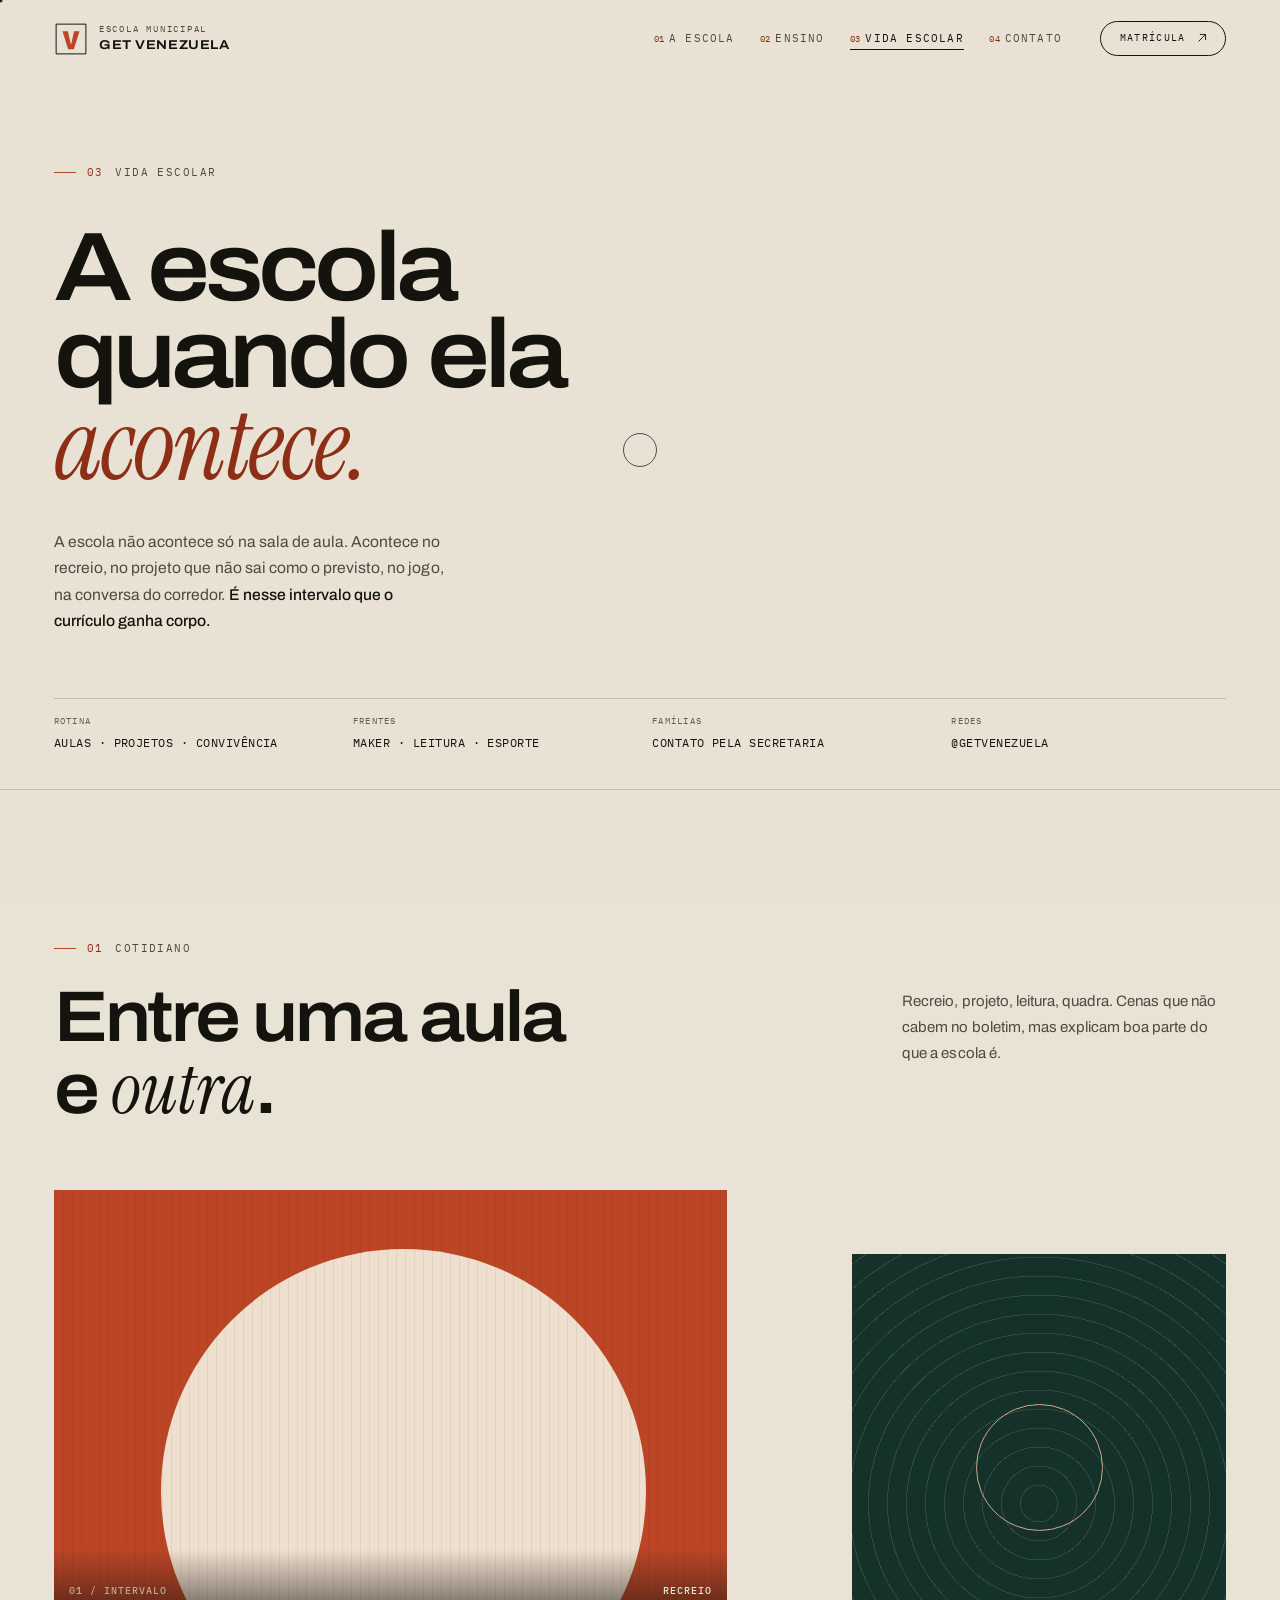
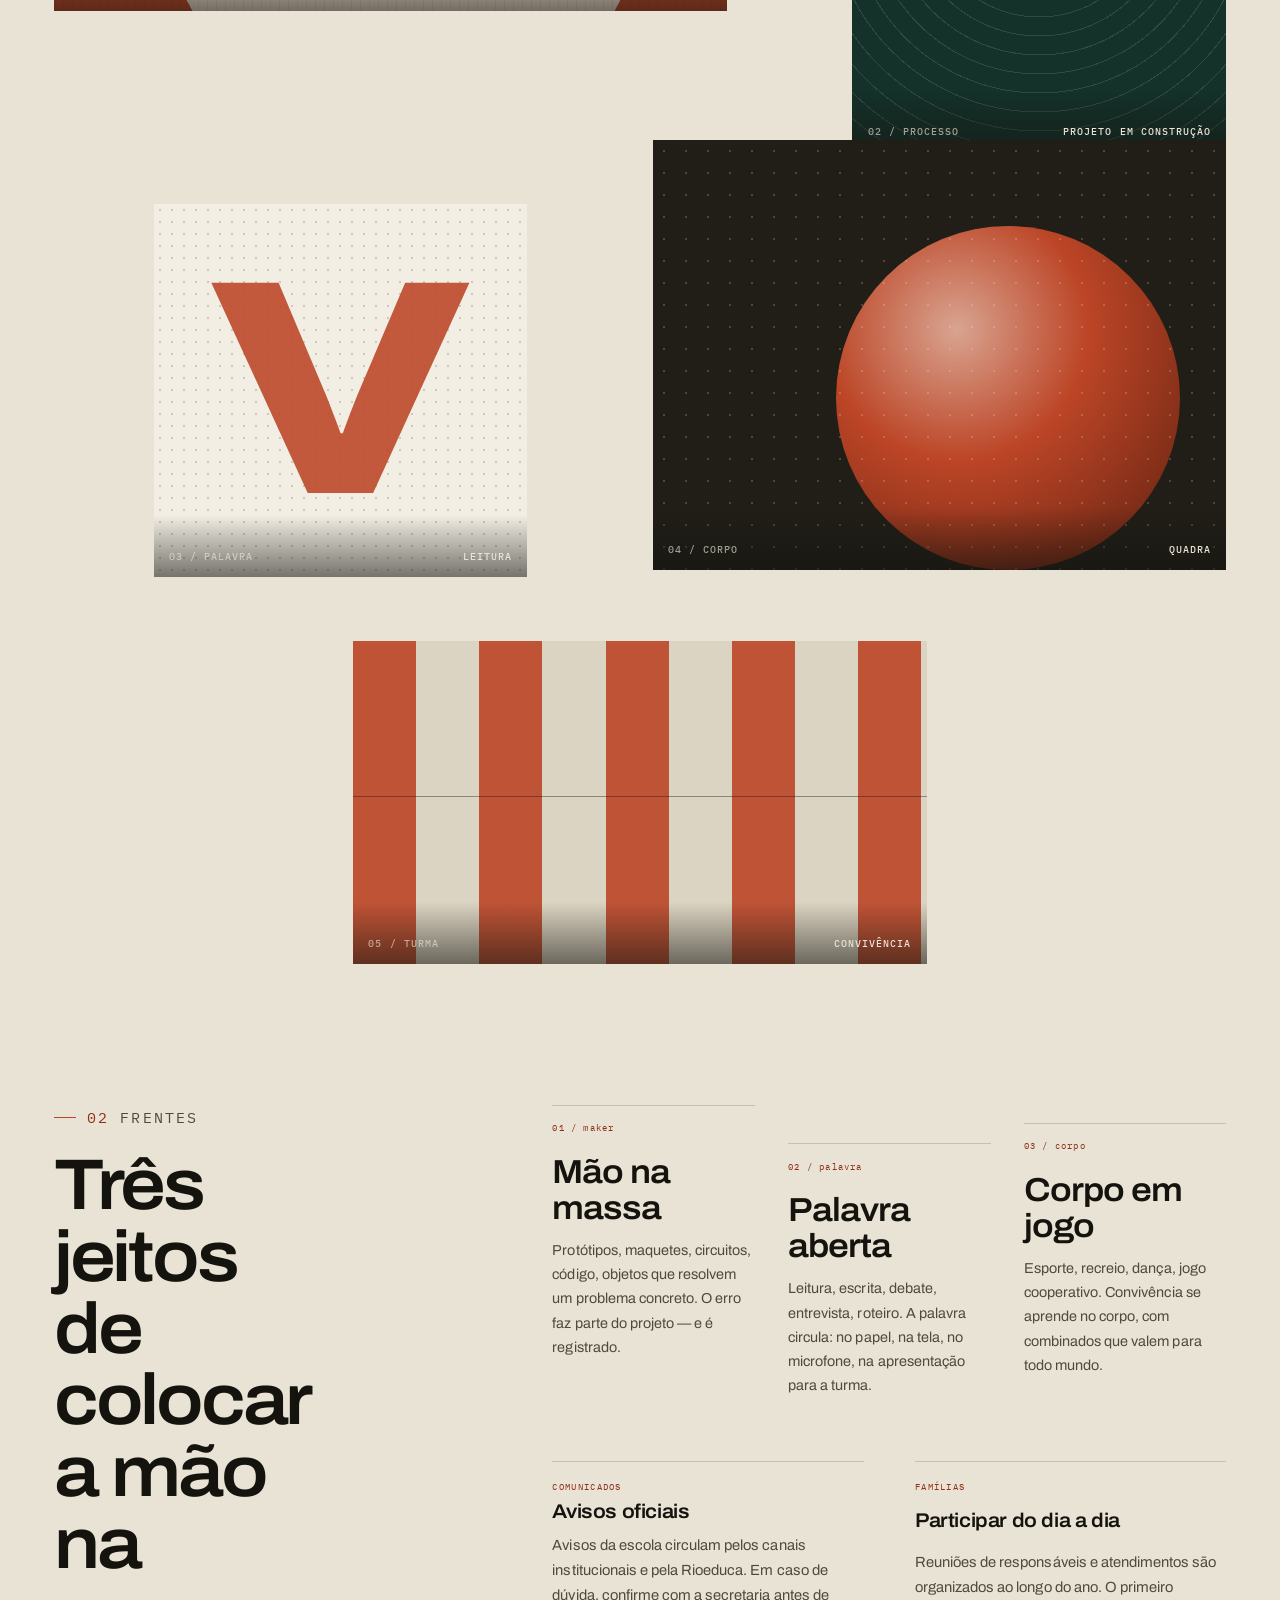
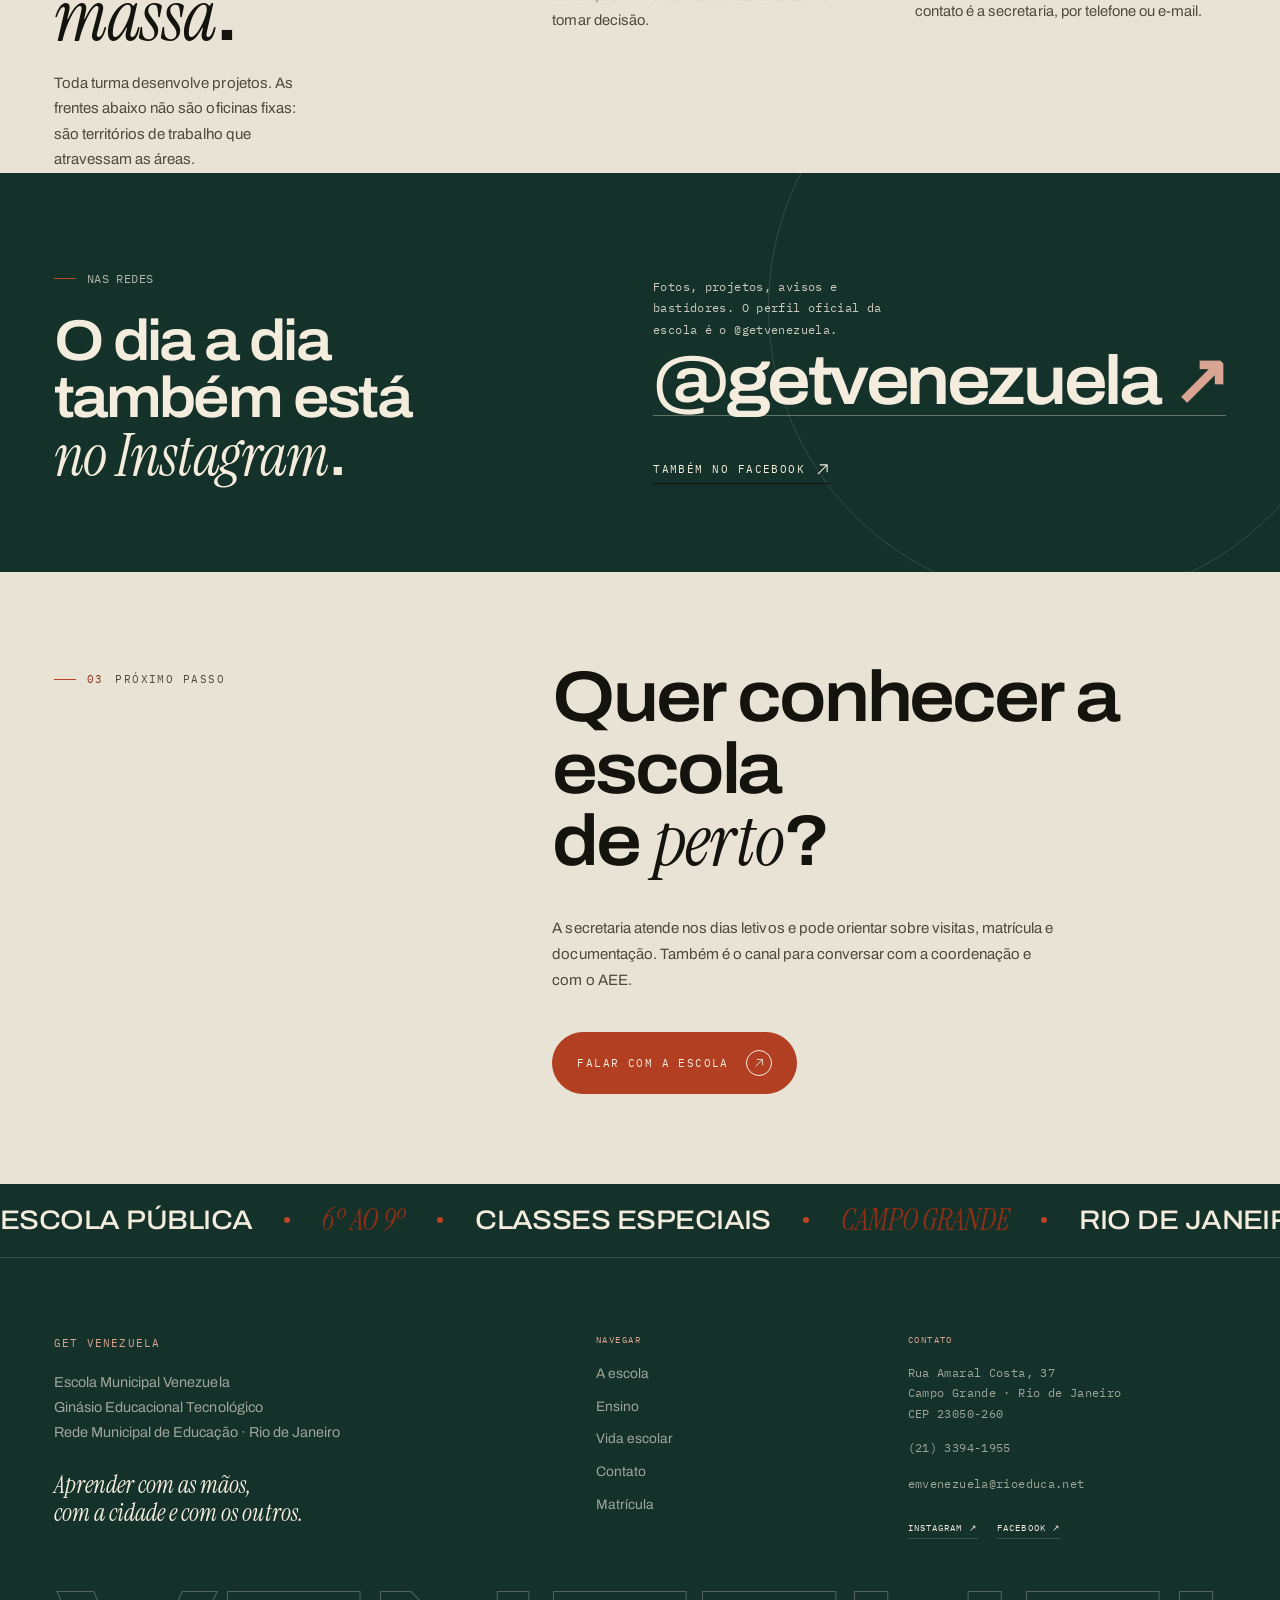
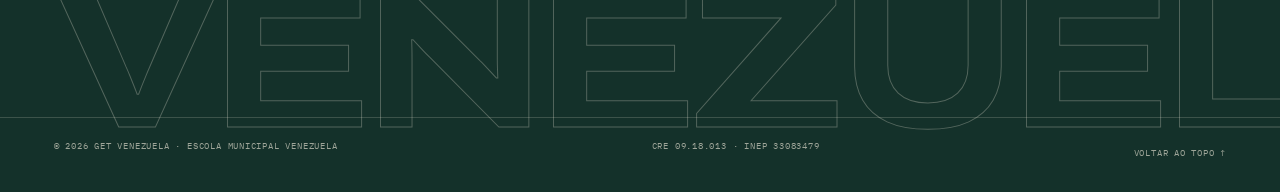
<file: vida.html>
<!DOCTYPE html>
<html lang="pt-BR" id="top">
<head>
<meta charset="utf-8">
<meta name="viewport" content="width=device-width, initial-scale=1">
<title>Vida escolar — GET Venezuela | Projetos, convivência e cotidiano</title>
<meta name="description" content="O cotidiano da Escola Municipal Venezuela: projetos interdisciplinares, leitura, esporte, convivência e os canais oficiais da escola em Campo Grande, Rio.">
<meta name="theme-color" content="#E9E3D5">
<link rel="icon" href="assets/favicon.svg" type="image/svg+xml">
<meta property="og:type" content="website">
<meta property="og:title" content="Vida escolar — GET Venezuela">
<meta property="og:description" content="O que acontece entre uma aula e outra: projetos, leitura, esporte e convivência.">
<meta property="og:locale" content="pt_BR">
<meta property="og:site_name" content="GET Venezuela">
<meta property="og:image" content="assets/og.png">
<meta property="og:image:width" content="1200">
<meta property="og:image:height" content="630">
<meta property="og:image:alt" content="GET Venezuela — Escola Municipal Venezuela, Campo Grande, Rio de Janeiro">
<meta name="twitter:card" content="summary_large_image">
<meta name="twitter:title" content="GET Venezuela — Escola Municipal Venezuela">
<meta name="twitter:description" content="Escola pública municipal de anos finais: 6º ao 9º ano, classes especiais e AEE em Campo Grande, Rio.">
<meta name="twitter:image" content="assets/og.png">
<link rel="stylesheet" href="css/fonts.css">
<link rel="stylesheet" href="css/style.css">
<link rel="stylesheet" href="css/pages.css">
<script>
  document.documentElement.classList.add('js');
  try { if (sessionStorage.getItem('gv-nav') === '1') document.documentElement.classList.add('is-veiled'); } catch (e) {}
</script>
</head>
<body>
<div class="grain" aria-hidden="true"></div>
<div class="progress" aria-hidden="true"></div>
<div class="veil" aria-hidden="true"><span></span><span></span><span></span></div>
<div class="cursor" aria-hidden="true"><div class="cursor__dot"></div><div class="cursor__ring"></div></div>
<a class="skip" href="#conteudo">Pular para o conteúdo</a>

<header class="site-head">
  <a class="brand" href="index.html" aria-label="GET Venezuela — página inicial">
    <svg class="brand__mark" viewBox="0 0 40 40" aria-hidden="true">
      <path d="M2.5 2.5h35v35h-35z"/>
      <path class="v" d="M10 11h6.4L20 27.2 23.6 11H30l-6.6 21h-6.8z"/>
    </svg>
    <span class="brand__txt">
      <span class="brand__kicker">Escola Municipal</span>
      <span class="brand__name">GET Venezuela</span>
    </span>
  </a>
  <nav class="nav" aria-label="Navegação principal">
    <a href="escola.html"><span class="nav__num">01</span> A escola</a>
    <a href="ensino.html"><span class="nav__num">02</span> Ensino</a>
    <a href="vida.html" aria-current="page"><span class="nav__num">03</span> Vida escolar</a>
    <a href="contato.html"><span class="nav__num">04</span> Contato</a>
  </nav>
  <a class="head-cta" href="contato.html#matricula" data-magnetic>
    Matrícula
    <svg viewBox="0 0 14 14" fill="none" aria-hidden="true"><path d="M2 12 12 2M4 2h8v8" stroke="currentColor" stroke-width="1.3"/></svg>
  </a>
  <button class="menu-btn" aria-expanded="false" aria-controls="menu" aria-label="Abrir menu">
    <span class="menu-btn__bars" aria-hidden="true"></span>
    <span>Menu</span>
  </button>
</header>

<div class="menu" id="menu" aria-label="Menu principal" aria-hidden="true">
  <nav class="menu__nav" aria-label="Páginas">
    <a href="index.html"><span>00</span> Início</a>
    <a href="escola.html"><span>01</span> A escola</a>
    <a href="ensino.html"><span>02</span> Ensino</a>
    <a href="vida.html" aria-current="page"><span>03</span> Vida escolar</a>
    <a href="contato.html"><span>04</span> Contato</a>
  </nav>
  <div class="menu__foot">
    <p>Rua Amaral Costa, 37<br>Campo Grande · Rio de Janeiro — RJ<br>CEP 23050-260</p>
    <p><a href="tel:+552133941955">(21) 3394-1955</a><br><a href="mailto:emvenezuela@rioeduca.net">emvenezuela@rioeduca.net</a></p>
    <div class="menu__socials">
      <a href="https://www.instagram.com/getvenezuela/" target="_blank" rel="noopener">Instagram ↗</a>
      <a href="https://www.facebook.com/emvenezuela091813/" target="_blank" rel="noopener">Facebook ↗</a>
    </div>
  </div>
</div>

<div class="page">
<main id="conteudo">

  <section class="phero">
    <div class="shell">
      <div class="phero__grid">
        <div class="phero__text">
          <p class="tag"><span class="tag__num">03</span> Vida escolar</p>
          <h1 class="phero__title" data-lines>A escola<br>quando ela<br><em class="serif">acontece.</em></h1>
          <p class="phero__deck">
            A escola não acontece só na sala de aula. Acontece no recreio, no
            projeto que não sai como o previsto, no jogo, na conversa do
            corredor. <strong>É nesse intervalo que o currículo ganha corpo.</strong>
          </p>
        </div>
        <div class="stage phero__stage" data-scene="dots" aria-hidden="true">
          <canvas></canvas>
          <div class="stage__fallback"><span>V</span></div>
        </div>
      </div>
      <dl class="phero__foot">
        <div class="phero__cell"><dt>Rotina</dt><dd>Aulas · projetos · convivência</dd></div>
        <div class="phero__cell"><dt>Frentes</dt><dd>Maker · leitura · esporte</dd></div>
        <div class="phero__cell"><dt>Famílias</dt><dd>Contato pela secretaria</dd></div>
        <div class="phero__cell"><dt>Redes</dt><dd><a href="https://www.instagram.com/getvenezuela/" target="_blank" rel="noopener">@getvenezuela</a></dd></div>
      </dl>
    </div>
  </section>

  <!-- ================= GALERIA ================= -->
  <section class="sec">
    <div class="shell">
      <div class="eyebrow-row" data-reveal>
        <div>
          <p class="tag"><span class="tag__num">01</span> Cotidiano</p>
          <h2 class="h-lg mt-s">Entre uma aula<br>e <span class="serif">outra</span>.</h2>
        </div>
        <p class="body" style="max-width:36ch">
          Recreio, projeto, leitura, quadra. Cenas que não cabem no boletim,
          mas explicam boa parte do que a escola é.
        </p>
      </div>

      <div class="gallery mt-l" data-stagger>
        <figure class="plate g-a">
          <span class="plate__num">01</span>
          <div class="plate__art art--clay" aria-hidden="true"></div>
          <figcaption class="plate__cap"><span>01 / intervalo</span> Recreio</figcaption>
        </figure>
        <figure class="plate g-b">
          <span class="plate__num">02</span>
          <div class="plate__art art--forest" aria-hidden="true"></div>
          <figcaption class="plate__cap"><span>02 / processo</span> Projeto em construção</figcaption>
        </figure>
        <figure class="plate g-c">
          <span class="plate__num">03</span>
          <div class="plate__art art--bone" aria-hidden="true"></div>
          <figcaption class="plate__cap"><span>03 / palavra</span> Leitura</figcaption>
        </figure>
        <figure class="plate g-d">
          <span class="plate__num">04</span>
          <div class="plate__art art--night" aria-hidden="true"></div>
          <figcaption class="plate__cap"><span>04 / corpo</span> Quadra</figcaption>
        </figure>
        <figure class="plate g-e">
          <span class="plate__num">05</span>
          <div class="plate__art art--sand" aria-hidden="true"></div>
          <figcaption class="plate__cap"><span>05 / turma</span> Convivência</figcaption>
        </figure>
      </div>
    </div>
  </section>

  <!-- ================= FRENTES ================= -->
  <section class="sec sec--flush">
    <div class="shell">
      <div class="split">
        <div class="split__aside sticky-aside">
          <div class="block-head" data-reveal>
            <p class="tag"><span class="tag__num">02</span> Frentes</p>
            <h2 class="h-lg">Três jeitos de<br>colocar a mão<br>na <span class="serif">massa</span>.</h2>
            <p>Toda turma desenvolve projetos. As frentes abaixo não são oficinas
              fixas: são territórios de trabalho que atravessam as áreas.</p>
          </div>
        </div>
        <div class="split__main">
          <div class="projects" style="margin-top:0" data-stagger>
            <article class="project">
              <span class="project__idx">01 / maker</span>
              <h3 class="h-md">Mão na massa</h3>
              <p>Protótipos, maquetes, circuitos, código, objetos que resolvem um problema concreto. O erro faz parte do projeto — e é registrado.</p>
            </article>
            <article class="project">
              <span class="project__idx">02 / palavra</span>
              <h3 class="h-md">Palavra aberta</h3>
              <p>Leitura, escrita, debate, entrevista, roteiro. A palavra circula: no papel, na tela, no microfone, na apresentação para a turma.</p>
            </article>
            <article class="project">
              <span class="project__idx">03 / corpo</span>
              <h3 class="h-md">Corpo em jogo</h3>
              <p>Esporte, recreio, dança, jogo cooperativo. Convivência se aprende no corpo, com combinados que valem para todo mundo.</p>
            </article>
          </div>

          <div class="notes mt-l">
            <article class="note" data-reveal>
              <span class="note__k">Comunicados</span>
              <h3 class="h-sm">Avisos oficiais</h3>
              <p>Avisos da escola circulam pelos canais institucionais e pela Rioeduca. Em caso de dúvida, confirme com a secretaria antes de tomar decisão.</p>
            </article>
            <article class="note" data-reveal style="--d:90ms">
              <span class="note__k">Famílias</span>
              <h3 class="h-sm">Participar do dia a dia</h3>
              <p>Reuniões de responsáveis e atendimentos são organizados ao longo do ano. O primeiro contato é a secretaria, por telefone ou e-mail.</p>
            </article>
          </div>
        </div>
      </div>
    </div>
  </section>

  <!-- ================= INSTAGRAM ================= -->
  <section class="cta-band cta-band--forest">
    <div class="shell cta-band__in">
      <div>
        <p class="tag" style="color:rgba(244,237,221,.7);margin-bottom:1.4rem">Nas redes</p>
        <h2>O dia a dia<br>também está<br><span class="serif">no Instagram</span>.</h2>
      </div>
      <div>
        <p>Fotos, projetos, avisos e bastidores. O perfil oficial da escola é o @getvenezuela.</p>
        <a class="ig-handle" href="https://www.instagram.com/getvenezuela/" target="_blank" rel="noopener">@getvenezuela <span>↗</span></a>
        <div class="mt-m">
          <a class="link" href="https://www.facebook.com/emvenezuela091813/" target="_blank" rel="noopener" style="color:var(--bone)">
            Também no Facebook
            <svg viewBox="0 0 14 14" fill="none" aria-hidden="true"><path d="M2 12 12 2M4 2h8v8" stroke="currentColor" stroke-width="1.2"/></svg>
          </a>
        </div>
      </div>
    </div>
  </section>

  <section class="sec sec--tight">
    <div class="shell">
      <div class="split">
        <div class="split__aside">
          <p class="tag"><span class="tag__num">03</span> Próximo passo</p>
        </div>
        <div class="split__main">
          <h2 class="h-lg" data-reveal>Quer conhecer a escola<br>de <span class="serif">perto</span>?</h2>
          <p class="body mt-m" data-reveal style="--d:80ms">
            A secretaria atende nos dias letivos e pode orientar sobre visitas,
            matrícula e documentação. Também é o canal para conversar com a
            coordenação e com o AEE.
          </p>
          <div class="mt-m" data-reveal style="--d:140ms">
            <a class="btn" href="contato.html" data-magnetic>
              Falar com a escola
              <span class="btn__arrow" aria-hidden="true">
                <svg viewBox="0 0 14 14" fill="none"><path d="M2 12 12 2M4 2h8v8" stroke="currentColor" stroke-width="1.2"/></svg>
              </span>
            </a>
          </div>
        </div>
      </div>
    </div>
  </section>

</main>

<footer class="foot">
  <div class="marquee" aria-hidden="true">
    <div class="marquee__track">
      <div class="marquee__group">
        <span class="marquee__item">Escola pública</span>
        <span class="marquee__item"><span class="serif">6º ao 9º</span></span>
        <span class="marquee__item">Classes especiais</span>
        <span class="marquee__item"><span class="serif">Campo Grande</span></span>
        <span class="marquee__item">Rio de Janeiro</span>
      </div>
      <div class="marquee__group">
        <span class="marquee__item">Escola pública</span>
        <span class="marquee__item"><span class="serif">6º ao 9º</span></span>
        <span class="marquee__item">Classes especiais</span>
        <span class="marquee__item"><span class="serif">Campo Grande</span></span>
        <span class="marquee__item">Rio de Janeiro</span>
      </div>
    </div>
  </div>

  <div class="shell">
    <div class="foot__grid">
      <div class="foot__brand">
        <span class="mono">GET Venezuela</span>
        <p>Escola Municipal Venezuela<br>Ginásio Educacional Tecnológico<br>Rede Municipal de Educação · Rio de Janeiro</p>
        <span class="sign">Aprender com as mãos,<br>com a cidade e com os outros.</span>
      </div>
      <div>
        <h3>Navegar</h3>
        <nav class="foot__links" aria-label="Rodapé">
          <a href="escola.html">A escola</a>
          <a href="ensino.html">Ensino</a>
          <a href="vida.html">Vida escolar</a>
          <a href="contato.html">Contato</a>
          <a href="contato.html#matricula">Matrícula</a>
        </nav>
      </div>
      <div>
        <h3>Contato</h3>
        <div class="foot__contact">
          <p>Rua Amaral Costa, 37<br>Campo Grande · Rio de Janeiro<br>CEP 23050-260</p>
          <a href="tel:+552133941955">(21) 3394-1955</a>
          <a href="mailto:emvenezuela@rioeduca.net">emvenezuela@rioeduca.net</a>
          <div class="foot__socials">
            <a href="https://www.instagram.com/getvenezuela/" target="_blank" rel="noopener">Instagram ↗</a>
            <a href="https://www.facebook.com/emvenezuela091813/" target="_blank" rel="noopener">Facebook ↗</a>
          </div>
        </div>
      </div>
    </div>
  </div>

  <div class="foot__word" aria-hidden="true">VENEZUELA</div>
  <div class="foot__base">
    <span>© <span data-year>2026</span> GET Venezuela · Escola Municipal Venezuela</span>
    <span>CRE 09.18.013 · INEP 33083479</span>
    <a href="#top">Voltar ao topo ↑</a>
  </div>
</footer>
</div>

<script src="js/main.js" defer></script>
</body>
</html>
</file>
<file: css/fonts.css>
﻿/* Fontes auto-hospedadas (Google Fonts, SIL Open Font License).
   Subsets latin e latin-ext; nenhuma dependencia externa. */

@font-face {
  font-family: 'Archivo';
  font-style: normal;
  font-weight: 100 900;
  font-stretch: 62% 125%;
  font-display: swap;
  src: url('../assets/fonts/archivo-normal-100-900-latin-ext.woff2') format('woff2');
  unicode-range: U+0100-02BA, U+02BD-02C5, U+02C7-02CC, U+02CE-02D7, U+02DD-02FF, U+0304, U+0308, U+0329, U+1D00-1DBF, U+1E00-1E9F, U+1EF2-1EFF, U+2020, U+20A0-20AB, U+20AD-20C4, U+2113, U+2C60-2C7F, U+A720-A7FF;
}

@font-face {
  font-family: 'Archivo';
  font-style: normal;
  font-weight: 100 900;
  font-stretch: 62% 125%;
  font-display: swap;
  src: url('../assets/fonts/archivo-normal-100-900-latin.woff2') format('woff2');
  unicode-range: U+0000-00FF, U+0131, U+0152-0153, U+02BB-02BC, U+02C6, U+02DA, U+02DC, U+0304, U+0308, U+0329, U+2000-206F, U+20AC, U+2122, U+2191, U+2193, U+2212, U+2215, U+FEFF, U+FFFD;
}

@font-face {
  font-family: 'IBM Plex Mono';
  font-style: normal;
  font-weight: 400;
  font-display: swap;
  src: url('../assets/fonts/ibm-plex-mono-normal-400-latin-ext.woff2') format('woff2');
  unicode-range: U+0100-02BA, U+02BD-02C5, U+02C7-02CC, U+02CE-02D7, U+02DD-02FF, U+0304, U+0308, U+0329, U+1D00-1DBF, U+1E00-1E9F, U+1EF2-1EFF, U+2020, U+20A0-20AB, U+20AD-20C4, U+2113, U+2C60-2C7F, U+A720-A7FF;
}

@font-face {
  font-family: 'IBM Plex Mono';
  font-style: normal;
  font-weight: 400;
  font-display: swap;
  src: url('../assets/fonts/ibm-plex-mono-normal-400-latin.woff2') format('woff2');
  unicode-range: U+0000-00FF, U+0131, U+0152-0153, U+02BB-02BC, U+02C6, U+02DA, U+02DC, U+0304, U+0308, U+0329, U+2000-206F, U+20AC, U+2122, U+2191, U+2193, U+2212, U+2215, U+FEFF, U+FFFD;
}

@font-face {
  font-family: 'IBM Plex Mono';
  font-style: normal;
  font-weight: 500;
  font-display: swap;
  src: url('../assets/fonts/ibm-plex-mono-normal-500-latin-ext.woff2') format('woff2');
  unicode-range: U+0100-02BA, U+02BD-02C5, U+02C7-02CC, U+02CE-02D7, U+02DD-02FF, U+0304, U+0308, U+0329, U+1D00-1DBF, U+1E00-1E9F, U+1EF2-1EFF, U+2020, U+20A0-20AB, U+20AD-20C4, U+2113, U+2C60-2C7F, U+A720-A7FF;
}

@font-face {
  font-family: 'IBM Plex Mono';
  font-style: normal;
  font-weight: 500;
  font-display: swap;
  src: url('../assets/fonts/ibm-plex-mono-normal-500-latin.woff2') format('woff2');
  unicode-range: U+0000-00FF, U+0131, U+0152-0153, U+02BB-02BC, U+02C6, U+02DA, U+02DC, U+0304, U+0308, U+0329, U+2000-206F, U+20AC, U+2122, U+2191, U+2193, U+2212, U+2215, U+FEFF, U+FFFD;
}

@font-face {
  font-family: 'Instrument Serif';
  font-style: italic;
  font-weight: 400;
  font-display: swap;
  src: url('../assets/fonts/instrument-serif-italic-400-latin-ext.woff2') format('woff2');
  unicode-range: U+0100-02BA, U+02BD-02C5, U+02C7-02CC, U+02CE-02D7, U+02DD-02FF, U+0304, U+0308, U+0329, U+1D00-1DBF, U+1E00-1E9F, U+1EF2-1EFF, U+2020, U+20A0-20AB, U+20AD-20C4, U+2113, U+2C60-2C7F, U+A720-A7FF;
}

@font-face {
  font-family: 'Instrument Serif';
  font-style: italic;
  font-weight: 400;
  font-display: swap;
  src: url('../assets/fonts/instrument-serif-italic-400-latin.woff2') format('woff2');
  unicode-range: U+0000-00FF, U+0131, U+0152-0153, U+02BB-02BC, U+02C6, U+02DA, U+02DC, U+0304, U+0308, U+0329, U+2000-206F, U+20AC, U+2122, U+2191, U+2193, U+2212, U+2215, U+FEFF, U+FFFD;
}

@font-face {
  font-family: 'Instrument Serif';
  font-style: normal;
  font-weight: 400;
  font-display: swap;
  src: url('../assets/fonts/instrument-serif-normal-400-latin-ext.woff2') format('woff2');
  unicode-range: U+0100-02BA, U+02BD-02C5, U+02C7-02CC, U+02CE-02D7, U+02DD-02FF, U+0304, U+0308, U+0329, U+1D00-1DBF, U+1E00-1E9F, U+1EF2-1EFF, U+2020, U+20A0-20AB, U+20AD-20C4, U+2113, U+2C60-2C7F, U+A720-A7FF;
}

@font-face {
  font-family: 'Instrument Serif';
  font-style: normal;
  font-weight: 400;
  font-display: swap;
  src: url('../assets/fonts/instrument-serif-normal-400-latin.woff2') format('woff2');
  unicode-range: U+0000-00FF, U+0131, U+0152-0153, U+02BB-02BC, U+02C6, U+02DA, U+02DC, U+0304, U+0308, U+0329, U+2000-206F, U+20AC, U+2122, U+2191, U+2193, U+2212, U+2215, U+FEFF, U+FFFD;
}
</file>
<file: css/style.css>
/* ==========================================================================
   GET VENEZUELA — sistema visual
   Base: papel, tinta, barro. Tipografia Archivo + Instrument Serif + Plex Mono.
   ========================================================================== */

:root{
  --paper:#E9E3D5;
  --paper-2:#F2EEE4;
  --paper-3:#DCD4C2;
  --ink:#14130E;
  --ink-soft:#4F4A3E;
  --ink-45:rgba(20,19,14,.64);
  --ink-20:rgba(20,19,14,.2);
  --line:rgba(20,19,14,.17);
  --clay:#BC4526;
  --clay-ink:#8E2F16;
  --clay-soft:#D9A491;
  --forest:#14312A;
  --forest-2:#1B4036;
  --bone:#F4EDDD;
  --bone-60:rgba(244,237,221,.62);
  --line-dark:rgba(244,237,221,.18);

  --f-sans:"Archivo","Helvetica Neue",Arial,sans-serif;
  --f-serif:"Instrument Serif",Georgia,"Times New Roman",serif;
  --f-mono:"IBM Plex Mono",ui-monospace,"SFMono-Regular",Consolas,monospace;

  --pad:clamp(18px,4.2vw,76px);
  --gap:clamp(14px,1.9vw,30px);
  --sec:clamp(76px,11vw,176px);
  --head:78px;

  --ease:cubic-bezier(.16,1,.3,1);
  --ease-io:cubic-bezier(.65,0,.35,1);
  --z-head:900;
  --z-menu:950;
  --z-veil:9999;
}

@media (max-width:760px){
  :root{--head:62px;}
}

/* ---------- reset ---------- */
*,*::before,*::after{box-sizing:border-box}
html{-webkit-text-size-adjust:100%}
@media (prefers-reduced-motion:no-preference){html{scroll-behavior:smooth}}
html,body{margin:0;padding:0}
body{
  background:var(--paper);
  color:var(--ink);
  font-family:var(--f-sans);
  font-size:1rem;
  line-height:1.6;
  font-weight:400;
  letter-spacing:.002em;
  overflow-x:hidden;
  scrollbar-color:var(--ink) var(--paper);
}
body.is-locked{overflow:hidden}
img,svg,canvas,video{display:block;max-width:100%}
h1,h2,h3,h4,p,figure,blockquote,ul,ol,dl,dd{margin:0}
ul,ol{padding:0;list-style:none}
a{color:inherit;text-decoration:none}
button{font:inherit;color:inherit;background:none;border:0;padding:0;cursor:pointer}
em{font-style:normal}
::selection{background:var(--clay);color:var(--bone)}
:focus-visible{outline:2px solid var(--clay);outline-offset:4px}
.on-dark :focus-visible{outline-color:var(--bone)}
::-webkit-scrollbar{width:10px;height:10px}
::-webkit-scrollbar-track{background:var(--paper)}
::-webkit-scrollbar-thumb{background:var(--ink);border:2px solid var(--paper);border-radius:20px}

.sr-only{
  position:absolute;width:1px;height:1px;padding:0;margin:-1px;
  overflow:hidden;clip:rect(0 0 0 0);white-space:nowrap;border:0;
}
.skip{
  position:fixed;left:12px;top:-100px;z-index:10000;
  background:var(--ink);color:var(--bone);
  padding:.8rem 1.2rem;font:500 .72rem/1 var(--f-mono);
  text-transform:uppercase;letter-spacing:.12em;
  transition:top .2s var(--ease);
}
.skip:focus{top:12px}

/* ---------- grão / textura ---------- */
.grain{
  position:fixed;inset:0;z-index:800;pointer-events:none;
  opacity:.05;mix-blend-mode:multiply;
  background-image:url("data:image/svg+xml,%3Csvg xmlns='http://www.w3.org/2000/svg' width='220' height='220'%3E%3Cfilter id='n'%3E%3CfeTurbulence type='fractalNoise' baseFrequency='.82' numOctaves='3' stitchTiles='stitch'/%3E%3C/filter%3E%3Crect width='220' height='220' filter='url(%23n)' opacity='.55'/%3E%3C/svg%3E");
  background-size:220px 220px;
}
@media (prefers-reduced-motion:no-preference){
  .grain{animation:grain 12s steps(6) infinite}
  @keyframes grain{
    0%,100%{transform:translate(0,0)}
    20%{transform:translate(-4%,2%)}
    40%{transform:translate(3%,-4%)}
    60%{transform:translate(-2%,-2%)}
    80%{transform:translate(4%,3%)}
  }
}

/* ---------- shell ---------- */
.shell{width:100%;max-width:1760px;margin-inline:auto;padding-inline:var(--pad)}
.shell--wide{max-width:none}
.page{position:relative;opacity:1;transition:opacity .45s var(--ease-io)}
html.is-leaving .page{opacity:.25}
main{display:block}

/* ---------- transição de página ---------- */
.veil{position:fixed;inset:0;z-index:var(--z-veil);pointer-events:none;visibility:hidden;display:flex;transition:visibility 0s .95s}
.veil span{flex:1;background:var(--forest);transform:translateY(101%);transition:transform .78s var(--ease-io);will-change:transform}
.veil span:nth-child(2){background:var(--clay);transition-delay:.055s}
.veil span:nth-child(3){background:var(--ink);transition-delay:.11s}
html.is-veiled .veil,
html.is-leaving .veil{visibility:visible;pointer-events:all;transition-delay:0s}
html.is-veiled .veil span,
html.is-leaving .veil span{transform:translateY(0)}
html.is-veiled .veil span{transition-delay:0s}
html.is-leaving .veil span:nth-child(1){transition-delay:.14s}
html.is-leaving .veil span:nth-child(2){transition-delay:.07s}
html.is-leaving .veil span:nth-child(3){transition-delay:0s}
@media (prefers-reduced-motion:reduce){
  .veil{display:none}
  .page{transition:none}
}

/* ---------- barra de progresso ---------- */
.progress{
  position:fixed;left:0;top:0;right:0;height:2px;z-index:920;
  background:var(--clay);transform:scaleX(0);transform-origin:0 50%;
  will-change:transform;
}

/* ---------- cursor ---------- */
.cursor{position:fixed;left:0;top:0;z-index:9998;pointer-events:none;mix-blend-mode:difference;opacity:0;transition:opacity .3s}
html.has-cursor .cursor{opacity:1}
html.has-cursor,
html.has-cursor a,
html.has-cursor button,
html.has-cursor [role="button"]{cursor:none}
.cursor__dot,
.cursor__ring{position:absolute;left:0;top:0;border-radius:50%;background:#fff;transform:translate(-50%,-50%)}
.cursor__dot{width:5px;height:5px}
.cursor__ring{
  width:34px;height:34px;background:transparent;border:1px solid rgba(255,255,255,.75);
  transition:width .35s var(--ease),height .35s var(--ease),border-color .35s,background .35s;
}
.cursor.is-hover .cursor__ring{width:62px;height:62px;background:rgba(255,255,255,.12)}
.cursor.is-hover .cursor__dot{width:3px;height:3px}

/* ==========================================================================
   HEADER
   ========================================================================== */
.site-head{
  position:fixed;left:0;right:0;top:0;z-index:var(--z-head);
  height:var(--head);
  display:grid;grid-template-columns:minmax(0,1fr) auto auto;align-items:center;
  gap:clamp(16px,3vw,48px);
  padding-inline:var(--pad);
  transition:transform .55s var(--ease),background-color .35s,border-color .35s;
  border-bottom:1px solid transparent;
}
.site-head.is-solid{
  background:rgba(233,227,213,.94);
  border-bottom-color:var(--line);
}
.site-head.is-hidden{transform:translateY(-105%)}
.site-head.is-open{background:transparent;border-bottom-color:transparent;transform:none}

.brand{display:inline-flex;align-items:center;gap:.7rem;min-width:0}
.brand__mark{width:34px;height:34px;flex:none}
.brand__mark path{fill:none;stroke:var(--ink);stroke-width:1.15}
.brand__mark .v{fill:var(--clay);stroke:none}
.brand__txt{display:flex;flex-direction:column;line-height:1;gap:.28rem;min-width:0}
.brand__kicker{font:400 .55rem/1 var(--f-mono);letter-spacing:.2em;text-transform:uppercase;color:var(--ink-soft)}
.brand__name{font:650 .8rem/1 var(--f-sans);font-stretch:112%;letter-spacing:.045em;text-transform:uppercase;white-space:nowrap}

.nav{display:flex;align-items:center;gap:clamp(14px,2vw,34px)}
.nav a{
  position:relative;display:inline-flex;align-items:baseline;gap:.45em;
  font:400 .68rem/1 var(--f-mono);letter-spacing:.11em;text-transform:uppercase;
  padding-block:.55rem;color:var(--ink-soft);transition:color .3s;
}
.nav a::after{
  content:"";position:absolute;left:0;right:100%;bottom:.15rem;height:1px;
  background:var(--clay);transition:right .45s var(--ease);
}
.nav a:hover{color:var(--ink)}
.nav a:hover::after{right:0}
.nav a[aria-current="page"]{color:var(--ink)}
.nav a[aria-current="page"]::after{right:0;background:var(--ink)}
.nav__num{font-size:.56rem;color:var(--clay-ink);letter-spacing:.02em}

.head-cta{
  display:inline-flex;align-items:center;gap:.7rem;
  border:1px solid var(--ink);border-radius:100px;
  padding:.7rem 1.15rem;
  font:400 .63rem/1 var(--f-mono);letter-spacing:.13em;text-transform:uppercase;
  transition:background .35s,color .35s,border-color .35s;
  white-space:nowrap;
}
.head-cta svg{width:10px;height:10px;transition:transform .35s var(--ease)}
.head-cta:hover{background:var(--ink);color:var(--paper)}
.head-cta:hover svg{transform:translate(2px,-2px)}

.menu-btn{
  display:none;align-items:center;gap:.55rem;
  font:400 .64rem/1 var(--f-mono);letter-spacing:.14em;text-transform:uppercase;
  padding:.65rem .2rem;
}
.menu-btn__bars{position:relative;width:20px;height:9px;display:block}
.menu-btn__bars::before,
.menu-btn__bars::after{content:"";position:absolute;left:0;right:0;height:1px;background:currentColor;transition:transform .4s var(--ease),top .4s var(--ease)}
.menu-btn__bars::before{top:0}
.menu-btn__bars::after{top:8px}
.site-head.is-open .menu-btn__bars::before{top:4px;transform:rotate(45deg)}
.site-head.is-open .menu-btn__bars::after{top:4px;transform:rotate(-45deg)}

@media (max-width:1000px){
  .nav{display:none}
  .site-head{grid-template-columns:minmax(0,1fr) auto auto}
  .menu-btn{display:inline-flex}
}
@media (max-width:620px){
  .head-cta{display:none}
  .site-head{grid-template-columns:minmax(0,1fr) auto}
}

/* ---------- menu mobile ---------- */
.menu{
  position:fixed;inset:0;z-index:var(--z-menu);
  background:var(--forest);color:var(--bone);
  padding:calc(var(--head) + 18px) var(--pad) 28px;
  display:flex;flex-direction:column;justify-content:space-between;
  visibility:hidden;opacity:0;
  clip-path:inset(0 0 100% 0);
  transition:clip-path .7s var(--ease),opacity .5s,visibility .7s;
}
.menu.is-open{visibility:visible;opacity:1;clip-path:inset(0 0 0 0)}
.menu__nav{display:flex;flex-direction:column;border-top:1px solid var(--line-dark)}
.menu__nav a{
  display:flex;align-items:baseline;gap:1rem;
  padding:clamp(.7rem,2.4vh,1.3rem) 0;
  border-bottom:1px solid var(--line-dark);
  font:600 clamp(2rem,8.6vw,3.4rem)/1 var(--f-sans);
  font-stretch:108%;letter-spacing:-.035em;
  transition:color .3s,padding-left .4s var(--ease);
}
.menu__nav a span{font:400 .6rem/1 var(--f-mono);letter-spacing:.1em;color:var(--clay-soft)}
.menu__nav a:hover,.menu__nav a:focus-visible{color:var(--clay-soft);padding-left:.6rem}
.menu__foot{display:grid;gap:1.2rem;padding-top:1.5rem}
.menu__foot p{font:400 .8rem/1.7 var(--f-mono);color:var(--bone-60);letter-spacing:.02em}
.menu__foot a{border-bottom:1px solid var(--line-dark);padding-bottom:1px}
.menu__foot a:hover{color:var(--bone);border-color:var(--bone)}
.menu__socials{display:flex;gap:1.2rem}
.menu__socials a{font:400 .66rem/1 var(--f-mono);letter-spacing:.13em;text-transform:uppercase;display:inline-flex;align-items:center;min-height:24px}

/* ==========================================================================
   TIPOGRAFIA E COMPONENTES
   ========================================================================== */
.serif{font-family:var(--f-serif);font-style:italic;font-weight:400;letter-spacing:-.01em}
.display{
  font-family:var(--f-sans);font-weight:620;font-stretch:112%;
  text-transform:uppercase;letter-spacing:-.035em;line-height:.92;
}
h2.h-lg{
  font-family:var(--f-sans);font-weight:600;font-stretch:111%;
  font-size:clamp(2.35rem,5.6vw,5rem);line-height:1.0;
  letter-spacing:-.045em;
}
h3.h-md{
  font-family:var(--f-sans);font-weight:600;font-stretch:109%;
  font-size:clamp(1.4rem,2.6vw,2.15rem);line-height:1.08;letter-spacing:-.03em;
}
h3.h-sm, .h-sm{
  font-family:var(--f-sans);font-weight:600;font-stretch:108%;
  font-size:clamp(1.1rem,1.55vw,1.35rem);line-height:1.18;letter-spacing:-.02em;
}
.lead{font-size:clamp(1.05rem,1.35vw,1.28rem);line-height:1.55;color:var(--ink);max-width:48ch}
.body{font-size:clamp(.94rem,1.05vw,1.02rem);line-height:1.72;color:var(--ink-soft);max-width:56ch}
.body + .body{margin-top:1rem}
.body a{color:var(--ink);border-bottom:1px solid var(--clay);transition:color .25s}
.body a:hover{color:var(--clay-ink)}
.mono{font-family:var(--f-mono);font-weight:400;font-size:.68rem;line-height:1.6;letter-spacing:.11em;text-transform:uppercase}
.muted{color:var(--ink-soft)}
.clay{color:var(--clay-ink)}
.rule{height:1px;background:var(--line);border:0;width:100%}

.tag{
  display:inline-flex;align-items:center;gap:.7rem;
  font:400 .66rem/1 var(--f-mono);letter-spacing:.14em;text-transform:uppercase;
  color:var(--ink-soft);
}
.tag::before{content:"";width:22px;height:1px;background:var(--clay);flex:none}
.tag__num{color:var(--clay-ink)}
.on-dark .tag{color:var(--bone-60)}
.on-dark .tag::before{background:var(--clay-soft)}
.on-dark .tag__num{color:var(--clay-soft)}

.eyebrow-row{display:flex;align-items:center;justify-content:space-between;gap:2rem;flex-wrap:wrap}

/* links ---------- */
.link{
  display:inline-flex;align-items:center;gap:.65rem;
  min-height:24px;
  font:400 .7rem/1 var(--f-mono);letter-spacing:.13em;text-transform:uppercase;
  color:var(--ink);padding-bottom:.4rem;position:relative;
}
.link::after{content:"";position:absolute;left:0;right:0;bottom:0;height:1px;background:var(--ink);transform-origin:0 50%;transition:transform .5s var(--ease)}
.link svg{width:13px;height:13px;transition:transform .4s var(--ease)}
.link:hover svg{transform:translate(3px,-3px)}
.link:hover::after{transform:scaleX(.55)}
.link--clay{color:var(--clay-ink)}
.link--clay::after{background:var(--clay)}
.on-dark .link{color:var(--bone)}
.on-dark .link::after{background:var(--bone)}

/* botões ---------- */
.btn{
  --btn-bg:#B23F22;
  --btn-fg:var(--bone);
  position:relative;display:inline-flex;align-items:center;gap:1.1rem;
  padding:1.05rem 1.5rem;border-radius:100px;
  background:var(--btn-bg);color:var(--btn-fg);
  border:1px solid var(--btn-bg);
  font:400 .68rem/1 var(--f-mono);letter-spacing:.13em;text-transform:uppercase;
  overflow:hidden;isolation:isolate;
  transition:color .35s,border-color .35s;
}
.btn::before{
  content:"";position:absolute;inset:0;background:var(--ink);z-index:-1;
  transform:translateY(101%);transition:transform .55s var(--ease);
}
.btn:hover::before{transform:translateY(0)}
.btn:hover{color:var(--paper);border-color:var(--ink)}
.btn__arrow{width:26px;height:26px;border-radius:50%;border:1px solid currentColor;display:grid;place-items:center;flex:none;transition:transform .45s var(--ease)}
.btn__arrow svg{width:10px;height:10px}
.btn:hover .btn__arrow{transform:rotate(45deg)}
.btn--ghost{--btn-bg:transparent;--btn-fg:var(--ink);border-color:var(--ink)}
.btn--ghost:hover{--btn-fg:var(--paper)}
.btn--light{--btn-bg:var(--bone);--btn-fg:var(--ink);border-color:var(--bone)}

/* ==========================================================================
   HERO (home)
   ========================================================================== */
.hero{
  position:relative;isolation:isolate;overflow:hidden;
  min-height:100vh;min-height:100svh;
  display:grid;grid-template-rows:auto 1fr auto;
  padding-top:calc(var(--head) + clamp(14px,2.5vh,30px));
  padding-bottom:clamp(18px,3.4vh,38px);
  --hero-fade:0;
}
.hero__top,
.hero__mid,
.hero__foot{position:relative;z-index:2;padding-inline:var(--pad)}
.hero__top{
  display:flex;justify-content:space-between;align-items:flex-start;gap:2rem;
  padding-top:clamp(.4rem,1.4vh,1.2rem);
}
.hero__stamp{
  display:flex;align-items:center;gap:.7rem;
  font:400 .62rem/1.3 var(--f-mono);letter-spacing:.15em;text-transform:uppercase;
  color:var(--ink-soft);max-width:26ch;
}
.hero__stamp::before{content:"";width:7px;height:7px;border-radius:50%;background:var(--clay);flex:none;animation:pulse 2.8s var(--ease-io) infinite}
@keyframes pulse{0%,100%{transform:scale(1);opacity:1}50%{transform:scale(.55);opacity:.55}}
.hero__blurb{
  font:400 clamp(.76rem,.85vw,.85rem)/1.75 var(--f-mono);
  letter-spacing:.03em;text-align:right;color:var(--ink-soft);max-width:34ch;
  text-transform:uppercase;
}
.hero__blurb em{font-family:var(--f-serif);font-style:italic;font-size:1.22em;text-transform:none;letter-spacing:0;color:var(--ink)}

.hero__mid{
  display:flex;flex-direction:column;justify-content:flex-end;
  position:relative;z-index:2;padding-bottom:clamp(.4rem,1.6vh,1.2rem);
  min-height:0;
}
.hero__word{
  font-family:var(--f-sans);font-weight:680;font-stretch:116%;
  font-size:clamp(2.8rem,12.7vw,13rem);
  line-height:.78;letter-spacing:-.062em;
  text-transform:uppercase;
  display:flex;align-items:flex-start;
  margin-left:-.02em;
  position:relative;z-index:3;
}
.hero__word .ltr{display:inline-block;overflow:hidden;padding-block:.02em;margin-block:-.02em}
.hero__word .ltr__in{display:inline-block;will-change:transform}
html.js .hero__word .ltr__in{transform:translateY(112%)}
html.is-ready .hero__word .ltr__in{transform:translateY(0);transition:transform 1.15s var(--ease);transition-delay:calc(var(--i) * 42ms + 180ms)}
.hero__word .dot{color:var(--clay);font-size:.19em;line-height:1.1;align-self:flex-start;margin-left:.1em;letter-spacing:0}

.hero__under{
  display:flex;align-items:flex-end;justify-content:space-between;gap:2rem;
  padding-top:clamp(.9rem,2.2vh,1.6rem);
  border-top:1px solid var(--line);
  margin-top:clamp(.9rem,2.2vh,1.6rem);
}
.hero__script{
  font:400 clamp(1.02rem,1.5vw,1.35rem)/1.25 var(--f-serif);
  font-style:italic;letter-spacing:-.005em;color:var(--ink);max-width:34ch;
}
.hero__script span{color:var(--clay-ink)}
.hero__scroll{
  display:inline-flex;align-items:center;gap:.8rem;flex:none;
  font:400 .6rem/1 var(--f-mono);letter-spacing:.15em;text-transform:uppercase;color:var(--ink-soft);
}
.hero__scroll svg{width:12px;height:12px;animation:bob 2.4s var(--ease-io) infinite}
@keyframes bob{0%,100%{transform:translateY(-2px)}50%{transform:translateY(3px)}}

.hero__foot{
  display:grid;grid-template-columns:repeat(3,minmax(0,1fr));
  gap:var(--gap);padding-top:clamp(1rem,2.2vh,1.7rem);border-top:1px solid var(--line);
  align-items:end;
}
.hero__meta{display:grid;gap:.3rem}
.hero__meta dt{font:400 .58rem/1 var(--f-mono);letter-spacing:.15em;text-transform:uppercase;color:var(--ink-45)}
.hero__meta dd{font:400 .83rem/1.35 var(--f-mono);letter-spacing:.01em;color:var(--ink);text-transform:uppercase}
.hero__meta a:hover{color:var(--clay-ink)}
.hero__meta:nth-child(2){justify-self:center;text-align:center}
.hero__meta:nth-child(3){justify-self:end;text-align:right}

.hero__fade{
  position:absolute;left:0;right:0;bottom:0;height:26vh;z-index:1;pointer-events:none;
  background:linear-gradient(to bottom,rgba(233,227,213,0),rgba(233,227,213,.65));
}

/* stage 3D */
.stage{position:absolute;inset:0;z-index:1;pointer-events:none}
.stage canvas{width:100%;height:100%;display:block;opacity:0;transition:opacity 1.6s ease .1s}
html.is-ready .stage canvas,.stage.is-ready canvas{opacity:1}
.stage__fallback{display:none;position:absolute;inset:0;place-items:center}
.stage.is-fallback .stage__fallback{display:grid}
.stage.is-fallback canvas{display:none}
.stage__fallback span{
  font-family:var(--f-sans);font-weight:800;font-stretch:120%;font-size:clamp(98px,16vw,240px);line-height:1;
  color:var(--clay);text-shadow:.03em .03em 0 rgba(20,19,14,.16);
  transform:rotate(-6deg);
}
.stage--hero{left:auto;right:-3%;top:0;bottom:0;width:64%;z-index:1}
.stage--hero::after{
  content:"";position:absolute;inset:auto 8% 8% 12%;height:12%;
  background:radial-gradient(ellipse at center,rgba(20,19,14,.22),rgba(20,19,14,0) 68%);
  filter:blur(8px);
}
@media (max-width:900px){
  .stage--hero{left:-12%;right:-18%;width:auto;top:2%;bottom:18%;opacity:.92}
}
@media (max-width:700px){
  .hero__top{flex-direction:column;gap:1rem}
  .hero__blurb{text-align:left}
  .hero__under{flex-direction:column;align-items:flex-start;gap:1.2rem}
  .hero__script{font-size:1.08rem}
  .hero__foot{grid-template-columns:1fr;gap:0;padding-top:.7rem}
  .hero__meta{display:grid;grid-template-columns:5.4rem minmax(0,1fr);gap:.7rem;justify-self:stretch !important;text-align:left !important;padding-block:.55rem;border-bottom:1px solid var(--line)}
  .hero__meta:last-child{border-bottom:0}
  .hero__meta dt{padding-top:.18rem}
  .hero__meta dd{font-size:.74rem;line-height:1.45}
}

/* ==========================================================================
   SEÇÕES
   ========================================================================== */
.sec{position:relative;padding-block:var(--sec)}
.sec--tight{padding-block:clamp(54px,7vw,100px)}
.sec--flush{padding-block:0}
.sec__head{display:flex;justify-content:space-between;align-items:flex-start;gap:2rem;flex-wrap:wrap;margin-bottom:clamp(2.2rem,5vw,4.6rem)}
.sec__head .tag{padding-top:.5rem}
.sec-num{
  font:400 .6rem/1 var(--f-mono);letter-spacing:.1em;color:var(--clay-ink);
}

/* grade editorial de 12 colunas */
.g12{display:grid;grid-template-columns:repeat(12,minmax(0,1fr));gap:var(--gap)}
.g12 > *{min-width:0}
@media (max-width:900px){
  .g12{grid-template-columns:repeat(6,minmax(0,1fr))}
}

/* manifesto */
.manifesto{display:grid;grid-template-columns:1.25fr .75fr;gap:clamp(2rem,6vw,7rem);align-items:start}
.manifesto__big{
  font-family:var(--f-sans);font-weight:520;font-stretch:104%;
  font-size:clamp(1.6rem,3.05vw,2.85rem);line-height:1.17;letter-spacing:-.035em;
  max-width:24ch;
}
.manifesto__big .serif{font-size:1.12em;color:var(--clay-ink)}
.manifesto__aside{display:grid;gap:1.6rem;padding-top:.5rem}
.manifesto__aside .body{max-width:38ch}
@media (max-width:900px){
  .manifesto{grid-template-columns:1fr;gap:2.2rem}
  .manifesto__big{max-width:18ch}
}

/* oferta — lista interativa */
.offer{border-top:1px solid var(--line)}
.offer__row{
  position:relative;display:grid;
  grid-template-columns:4.5rem minmax(0,1.1fr) minmax(0,1fr) 2.4rem;
  gap:clamp(.6rem,2vw,2rem);align-items:baseline;
  padding:clamp(1.35rem,2.6vw,2.1rem) clamp(.4rem,1.4vw,1.4rem);
  border-bottom:1px solid var(--line);
  transition:background .45s var(--ease),color .35s,padding-left .45s var(--ease);
}
.offer__num{font:400 .62rem/1 var(--f-mono);letter-spacing:.1em;color:var(--clay-ink);transition:color .35s}
.offer__name{font:600 clamp(1.15rem,2.1vw,1.75rem)/1.08 var(--f-sans);font-stretch:108%;letter-spacing:-.025em}
.offer__desc{font-size:.9rem;line-height:1.55;color:var(--ink-soft);max-width:40ch;transition:color .35s}
.offer__arrow{justify-self:end;width:30px;height:30px;border:1px solid var(--line);border-radius:50%;display:grid;place-items:center;transition:transform .45s var(--ease),border-color .35s,background .35s}
.offer__arrow svg{width:10px;height:10px}
.offer__row:hover,
.offer__row:focus-visible{background:var(--ink);color:var(--paper);padding-left:clamp(1rem,2.6vw,2.6rem);outline:none}
.offer__row:hover .offer__desc,.offer__row:focus-visible .offer__desc{color:rgba(233,227,213,.72)}
.offer__row:hover .offer__num,.offer__row:focus-visible .offer__num{color:var(--clay-soft)}
.offer__row:hover .offer__arrow,.offer__row:focus-visible .offer__arrow{border-color:var(--clay);background:var(--clay);color:var(--bone);transform:rotate(45deg)}
@media (max-width:760px){
  .offer__row{grid-template-columns:2.6rem minmax(0,1fr) 2rem;grid-template-areas:"num name arrow" "num desc arrow";row-gap:.5rem}
  .offer__num{grid-area:num;padding-top:.2rem}
  .offer__name{grid-area:name}
  .offer__desc{grid-area:desc;font-size:.84rem}
  .offer__arrow{grid-area:arrow;align-self:center}
}

/* declaração / citação */
.statement{position:relative}
.statement__quote{
  font-family:var(--f-serif);font-style:italic;
  font-size:clamp(1.9rem,4.4vw,3.9rem);line-height:1.06;letter-spacing:-.015em;
  max-width:19ch;color:var(--ink);
}
.statement__quote::before{
  content:"“";display:block;font-size:1.5em;line-height:.5;color:var(--clay);
  margin-bottom:.12em;font-family:var(--f-serif);
}
.statement__cite{display:block;margin-top:clamp(1.4rem,3vw,2.2rem);font:400 .64rem/1.5 var(--f-mono);letter-spacing:.14em;text-transform:uppercase;color:var(--ink-soft)}
.statement__cite span{display:block;color:var(--ink-45)}

/* mídia / plates */
.plate{position:relative;overflow:hidden;background:var(--paper-3);isolation:isolate}
.plate__art{position:absolute;inset:0;transition:transform 1.1s var(--ease);z-index:0}
.plate img.plate__art{width:100%;height:100%;object-fit:cover;object-position:center}
.plate:hover .plate__art{transform:scale(1.035)}
.plate__num{
  position:absolute;top:.75rem;left:.8rem;z-index:2;
  font:400 .6rem/1 var(--f-mono);letter-spacing:.12em;color:var(--bone);
  background:rgba(20,19,14,.3);padding:.3rem .45rem;
  opacity:0;transform:translateY(-4px);transition:opacity .4s,transform .4s;
}
.plate:hover .plate__num{opacity:1;transform:none}
.plate__cap{
  position:absolute;left:0;right:0;bottom:0;z-index:2;
  display:flex;justify-content:space-between;align-items:baseline;gap:1rem;
  padding:2.2rem .95rem .85rem;
  color:var(--paper);background:linear-gradient(to top,rgba(20,19,14,.56),rgba(20,19,14,0));
  font:500 .65rem/1.3 var(--f-mono);letter-spacing:.1em;text-transform:uppercase;
}
.plate__cap span{opacity:.65}
.art--clay{background:var(--clay)}
.art--clay::before{content:"";position:absolute;width:72%;aspect-ratio:1;border-radius:50%;background:var(--bone);left:16%;top:14%;opacity:.92}
.art--clay::after{content:"";position:absolute;inset:0;background:repeating-linear-gradient(90deg,rgba(20,19,14,.12) 0 1px,transparent 1px 9px);opacity:.5}
.art--ink{background:var(--ink)}
.art--ink::before{content:"";position:absolute;width:46%;height:46%;background:var(--clay);right:12%;bottom:16%}
.art--ink::after{content:"";position:absolute;inset:-20%;background:repeating-linear-gradient(48deg,rgba(244,237,221,.13) 0 1px,transparent 1px 13px)}
.art--bone{background:var(--paper-2)}
.art--bone::before{content:"";position:absolute;inset:0;background-image:radial-gradient(var(--ink) 1px,transparent 1.4px);background-size:12px 12px;opacity:.18}
.art--bone::after{content:"V";position:absolute;inset:0;display:grid;place-items:center;font:800 34vmin/1 var(--f-sans);font-stretch:120%;color:var(--clay);opacity:.88}
.art--forest{background:var(--forest)}
.art--forest::before{content:"";position:absolute;inset:-30%;background:repeating-radial-gradient(circle at 50% 50%,transparent 0 18px,rgba(244,237,221,.13) 18px 19px)}
.art--forest::after{content:"";position:absolute;width:34%;aspect-ratio:1;border:1px solid var(--clay-soft);border-radius:50%;left:33%;top:30%}
.art--sand{background:var(--paper-3)}
.art--sand::before{content:"";position:absolute;inset:0;background:repeating-linear-gradient(90deg,var(--clay) 0 11%,transparent 11% 22%);opacity:.9}
.art--sand::after{content:"";position:absolute;left:0;right:0;top:48%;height:1px;background:var(--ink);opacity:.4}
.art--night{background:#201E17}
.art--night::before{content:"";position:absolute;width:60%;aspect-ratio:1;border-radius:50%;background:radial-gradient(circle at 35% 30%,var(--clay-soft),var(--clay) 40%,#5B1F10 100%);right:8%;top:20%}
.art--night::after{content:"";position:absolute;inset:0;background-image:radial-gradient(rgba(244,237,221,.5) .8px,transparent 1.2px);background-size:22px 22px;opacity:.4}

/* notícias / frentes */
.feed{display:grid;gap:0;border-top:1px solid var(--line)}
.feed__item{
  display:grid;grid-template-columns:11rem minmax(0,1fr) 3rem;gap:clamp(1rem,3vw,3rem);
  padding-block:clamp(1.4rem,2.8vw,2.2rem);border-bottom:1px solid var(--line);
  transition:background .4s;align-items:start;
}
.feed__meta{display:grid;gap:.35rem;font:400 .6rem/1.4 var(--f-mono);letter-spacing:.12em;text-transform:uppercase;color:var(--ink-45);padding-top:.3rem}
.feed__meta b{color:var(--clay-ink);font-weight:400}
.feed__title{font:550 clamp(1.3rem,2.4vw,2rem)/1.12 var(--f-sans);font-stretch:106%;letter-spacing:-.03em;max-width:24ch}
.feed__title .serif{color:var(--clay-ink)}
.feed__text{margin-top:.55rem;font-size:.9rem;line-height:1.6;color:var(--ink-soft);max-width:52ch}
.feed__arrow{justify-self:end;width:30px;height:30px;border-radius:50%;border:1px solid var(--line);display:grid;place-items:center;transition:transform .4s var(--ease),background .35s,color .35s,border-color .35s;margin-top:.2rem}
.feed__arrow svg{width:10px;height:10px}
.feed__item:hover .feed__arrow{background:var(--clay);border-color:var(--clay);color:var(--bone);transform:rotate(45deg)}
.feed__item:hover .feed__title{color:var(--clay-ink)}
@media (max-width:760px){
  .feed__item{grid-template-columns:minmax(0,1fr) 2rem;gap:1rem}
  .feed__meta{grid-column:1 / -1;display:flex;gap:.8rem;padding-top:0}
  .feed__arrow{grid-column:2;grid-row:2;align-self:start}
}

/* marquee */
.marquee{overflow:hidden;border-block:1px solid var(--line);padding-block:clamp(.9rem,1.7vw,1.4rem);position:relative}
.marquee__track{display:flex;width:max-content;animation:marquee 42s linear infinite;will-change:transform}
.marquee:hover .marquee__track{animation-play-state:paused}
.marquee__group{display:flex;align-items:center;flex:none}
.marquee__item{
  display:inline-flex;align-items:center;gap:clamp(1rem,2.5vw,2.2rem);
  padding-right:clamp(1rem,2.5vw,2.2rem);
  font:500 clamp(1rem,2.1vw,1.7rem)/1 var(--f-sans);font-stretch:110%;
  letter-spacing:-.02em;text-transform:uppercase;white-space:nowrap;
}
.marquee__item .serif{font-size:1.12em;color:var(--clay-ink)}
.marquee__item::after{content:"";width:6px;height:6px;border-radius:50%;background:var(--clay);flex:none}
@keyframes marquee{from{transform:translateX(0)}to{transform:translateX(-50%)}}
@media (prefers-reduced-motion:reduce){.marquee__track{animation:none}}

/* endereço / mapa */
.where{display:grid;grid-template-columns:1.05fr .95fr;gap:clamp(2rem,5vw,5rem);align-items:center}
.where__title{font:600 clamp(1.8rem,3.7vw,3.3rem)/1.02 var(--f-sans);font-stretch:109%;letter-spacing:-.04em;max-width:15ch}
.where__title .serif{color:var(--clay-ink);font-size:1.08em}
.where__rows{display:grid;gap:0;margin-top:2rem;border-top:1px solid var(--line)}
.where__row{display:grid;grid-template-columns:7.5rem minmax(0,1fr);gap:1rem;padding-block:.9rem;border-bottom:1px solid var(--line);align-items:baseline}
.where__row dt{font:400 .58rem/1.4 var(--f-mono);letter-spacing:.13em;text-transform:uppercase;color:var(--ink-45)}
.where__row dd{font:400 .86rem/1.5 var(--f-mono);letter-spacing:.01em;text-transform:uppercase}
.where__row dd a{border-bottom:1px solid var(--clay)}
.where__row dd a:hover{color:var(--clay-ink)}
.map{position:relative;background:var(--paper-2);border:1px solid var(--line);aspect-ratio:4/3;overflow:hidden}
.map svg{width:100%;height:100%;display:block}
.map__tag{
  position:absolute;left:12px;bottom:12px;background:var(--paper);
  border:1px solid var(--line);padding:.5rem .65rem;
  font:400 .55rem/1.5 var(--f-mono);letter-spacing:.11em;text-transform:uppercase;color:var(--ink-soft);
}
.map__pin{animation:pin 3s var(--ease-io) infinite;transform-origin:center}
@keyframes pin{0%,100%{transform:translateY(0)}50%{transform:translateY(-4px)}}

/* faixa CTA */
.cta-band{
  background:var(--clay);color:var(--bone);
  padding-block:clamp(46px,7vw,88px);
  position:relative;overflow:hidden;
}
.cta-band::after{
  content:"";position:absolute;right:-6%;top:-40%;width:46vw;aspect-ratio:1;border-radius:50%;
  border:1px solid rgba(244,237,221,.25);
}
.cta-band__in{display:flex;justify-content:space-between;align-items:flex-end;gap:2.5rem;flex-wrap:wrap;position:relative;z-index:1}
.cta-band h2{font:600 clamp(1.8rem,4.5vw,4rem)/1 var(--f-sans);font-stretch:110%;letter-spacing:-.045em;max-width:18ch}
.cta-band h2 .serif{font-weight:400;letter-spacing:-.01em}
.cta-band p{font:400 .78rem/1.7 var(--f-mono);letter-spacing:.03em;max-width:36ch;color:rgba(244,237,221,.82)}

/* ==========================================================================
   FOOTER
   ========================================================================== */
.foot{background:var(--forest);color:var(--bone);position:relative;overflow:hidden;padding-top:0}
.foot .marquee{border-top:0;border-bottom-color:var(--line-dark)}
.foot .marquee__track{animation-duration:52s}
.foot__grid{
  display:grid;grid-template-columns:1.35fr .7fr .9fr;gap:clamp(2rem,5vw,5rem);
  padding-block:clamp(3rem,6vw,5.5rem) clamp(2rem,4vw,3.5rem);
  position:relative;z-index:1;
}
.foot__brand{max-width:34ch}
.foot__brand .mono{color:var(--clay-soft);display:block;margin-bottom:1.1rem}
.foot__brand p{font-size:.9rem;line-height:1.75;color:var(--bone-60)}
.foot__brand .sign{
  display:block;margin-top:1.6rem;font:400 1.5rem/1.15 var(--f-serif);font-style:italic;color:var(--bone);
}
.foot h3{font:400 .58rem/1 var(--f-mono);letter-spacing:.16em;text-transform:uppercase;color:var(--clay-soft);margin-bottom:1.1rem}
.foot__links{display:grid;gap:.55rem;align-content:start}
.foot__links a{display:flex;align-items:center;min-height:24px;font-size:.86rem;color:var(--bone-60);transition:color .25s,padding-left .35s var(--ease)}
.foot__links a:hover{color:var(--bone);padding-left:.35rem}
.foot__contact{display:grid;gap:.75rem;align-content:start}
.foot__contact a,.foot__contact p{font:400 .78rem/1.65 var(--f-mono);letter-spacing:.03em;color:var(--bone-60)}
.foot__contact a{display:inline-flex;align-items:center;min-height:24px}
.foot__contact a:hover{color:var(--bone)}
.foot__socials{display:flex;gap:1.2rem;margin-top:.4rem}
.foot__socials a{font:400 .58rem/1 var(--f-mono);letter-spacing:.12em;text-transform:uppercase;color:var(--bone);border-bottom:1px solid var(--line-dark);padding-block:.55rem .4rem}
.foot__socials a:hover{border-color:var(--clay-soft)}
.foot__word{
  font:700 clamp(3.2rem,15.4vw,16rem)/.72 var(--f-sans);font-stretch:120%;
  letter-spacing:-.05em;text-transform:uppercase;white-space:nowrap;
  color:transparent;-webkit-text-stroke:1px rgba(244,237,221,.28);
  padding-inline:var(--pad);margin-bottom:-.08em;user-select:none;position:relative;z-index:0;
  transition:color .6s;
}
.foot__word:hover{color:rgba(244,237,221,.05)}
.foot__base{
  display:flex;justify-content:space-between;gap:1.5rem;flex-wrap:wrap;
  padding:1.35rem var(--pad) 1.6rem;border-top:1px solid var(--line-dark);
  font:400 .55rem/1.6 var(--f-mono);letter-spacing:.09em;text-transform:uppercase;color:rgba(244,237,221,.62);
}
.foot__base a{display:inline-block;padding-block:.4rem}
.foot__base a:hover{color:var(--bone)}
@media (max-width:820px){
  .foot__grid{grid-template-columns:1fr 1fr;gap:2.2rem 1.5rem}
  .foot__brand{grid-column:1 / -1}
}
@media (max-width:520px){
  .foot__grid{grid-template-columns:1fr}
  .foot__word{font-size:19vw}
}

/* ==========================================================================
   REVELAÇÕES
   ========================================================================== */
html.js [data-reveal]{opacity:0;transform:translateY(26px);transition:opacity .9s var(--ease),transform 1s var(--ease);transition-delay:var(--d,0ms)}
html.js [data-reveal].is-in{opacity:1;transform:none}
html.js [data-reveal="fade"]{transform:none}
html.js [data-reveal="left"]{transform:translateX(-26px)}
html.js [data-reveal="right"]{transform:translateX(26px)}
html.js [data-reveal].is-in{transform:none}

html.js .lines .line{display:block;overflow:hidden;padding-bottom:.06em;margin-bottom:-.06em}
html.js .lines .line__in{display:block;transform:translateY(112%);transition:transform 1.05s var(--ease);transition-delay:var(--d,0ms)}
html.js .lines.is-in .line__in{transform:translateY(0)}

@media (prefers-reduced-motion:reduce){
  html.js [data-reveal]{opacity:1 !important;transform:none !important}
  html.js .lines .line__in{transform:none !important}
  .stage canvas{opacity:1}
  .hero__scroll svg,.hero__stamp::before,.map__pin{animation:none}
  .plate__art{transition:none}
}
</file>
<file: css/pages.css>
/* ==========================================================================
   PÁGINAS INTERNAS
   ========================================================================== */

/* ---------- hero interno ---------- */
.phero{
  position:relative;overflow:hidden;
  padding-top:calc(var(--head) + clamp(2.6rem,6vw,5.6rem));
  padding-bottom:clamp(1.2rem,2.6vw,2.2rem);
  border-bottom:1px solid var(--line);
}
.phero__grid{
  display:grid;grid-template-columns:repeat(12,minmax(0,1fr));
  gap:var(--gap);align-items:end;
}
.phero__text{grid-column:1 / span 8;position:relative;z-index:2}
.phero__stage{
  grid-column:10 / span 3;position:relative;height:clamp(230px,28vw,390px);
  align-self:end;z-index:1;inset:auto;
}
.phero__title{
  margin-top:clamp(1.4rem,3.4vw,2.8rem);
  font:600 clamp(2.7rem,7.6vw,7.2rem)/.9 var(--f-sans);
  font-stretch:112%;letter-spacing:-.05em;
  max-width:16ch;
}
.phero__title .serif{font-weight:400;letter-spacing:-.02em;color:var(--clay-ink);font-size:1.04em}
.phero__title .thin{font-weight:300;color:var(--ink-soft)}
.phero__deck{
  margin-top:clamp(1.4rem,3vw,2.4rem);max-width:44ch;
  font-size:clamp(.98rem,1.2vw,1.12rem);line-height:1.68;color:var(--ink-soft);
}
.phero__deck strong{font-weight:500;color:var(--ink)}
.phero__foot{
  display:grid;grid-template-columns:repeat(4,minmax(0,1fr));gap:var(--gap);
  margin-top:clamp(2.4rem,5vw,4.2rem);padding-top:1.1rem;border-top:1px solid var(--line);
  position:relative;z-index:2;
}
.phero__cell{display:grid;gap:.35rem}
.phero__cell dt{font:400 .55rem/1 var(--f-mono);letter-spacing:.14em;text-transform:uppercase;color:var(--ink-45)}
.phero__cell dd{font:400 .74rem/1.5 var(--f-mono);letter-spacing:.04em;text-transform:uppercase;color:var(--ink)}
.phero__cell dd a:hover{color:var(--clay-ink)}
.phero__cell dd a{display:inline-block;padding-block:.2rem}
@media (max-width:900px){
  .phero__text{grid-column:1 / span 9}
  .phero__stage{position:absolute;right:-8%;bottom:-4%;height:clamp(160px,32vw,260px);width:44%;grid-column:auto;opacity:.85}
  .phero__foot{grid-template-columns:1fr 1fr;gap:1.1rem 1.5rem}
}
@media (max-width:560px){
  .phero__text{grid-column:1 / -1}
  .phero__stage{display:none}
  .phero__foot{grid-template-columns:1fr}
}

/* ---------- blocos editoriais ---------- */
.split{display:grid;grid-template-columns:repeat(12,minmax(0,1fr));gap:var(--gap);align-items:start}
.split__aside{grid-column:1 / span 4}
.split__main{grid-column:6 / span 7}
.split__main--wide{grid-column:5 / span 8}
.split--rev .split__aside{grid-column:8 / span 4}
.split--rev .split__main{grid-column:1 / span 6}
@media (max-width:900px){
  .split{grid-template-columns:1fr;gap:1.8rem}
  .split__aside,.split__main,.split--rev .split__aside,.split--rev .split__main{grid-column:1 / -1}
}

.sticky-aside{position:sticky;top:calc(var(--head) + 2.4rem)}
@media (max-width:900px){.sticky-aside{position:static}}

.block-head{display:grid;gap:1.1rem;max-width:26ch}
.block-head .tag{margin-bottom:.15rem}
.block-head p{font-size:.94rem;line-height:1.7;color:var(--ink-soft);max-width:38ch}
.block-head h2{max-width:13ch}

.big-copy{
  font:400 clamp(1.22rem,2vw,1.72rem)/1.42 var(--f-sans);font-weight:400;
  letter-spacing:-.018em;color:var(--ink);max-width:34ch;
}
.big-copy .serif{font-size:1.14em;color:var(--clay-ink)}
.big-copy strong{font-weight:600}

/* ---------- princípios ---------- */
.principles{display:grid;grid-template-columns:repeat(3,minmax(0,1fr));gap:clamp(1.2rem,3vw,3rem);align-items:start;margin-top:clamp(2.4rem,5vw,4.4rem)}
.principle{border-top:1px solid var(--line);padding-top:1.2rem}
.principle:nth-child(2){margin-top:clamp(1.2rem,4.5vw,4.5rem)}
.principle:nth-child(3){margin-top:clamp(.4rem,2vw,2.2rem)}
.principle__idx{font:400 .58rem/1 var(--f-mono);letter-spacing:.14em;color:var(--clay-ink);margin-bottom:clamp(2rem,4vw,3.4rem);display:block}
.principle h3{margin-bottom:.75rem}
.principle p{font-size:.92rem;line-height:1.68;color:var(--ink-soft);max-width:34ch}
@media (max-width:820px){
  .principles{grid-template-columns:1fr;gap:2rem}
  .principle:nth-child(n){margin-top:0}
  .principle__idx{margin-bottom:1.4rem}
}

/* ---------- steam ---------- */
.steam{display:grid;border-top:1px solid var(--line);margin-top:clamp(2rem,4vw,3.4rem)}
.steam__row{
  display:grid;grid-template-columns:clamp(4.2rem,8vw,8rem) minmax(0,.85fr) minmax(0,1.3fr);
  gap:clamp(1rem,3vw,3rem);align-items:baseline;
  padding-block:clamp(1.1rem,2.2vw,1.7rem);border-bottom:1px solid var(--line);
  transition:background .4s;position:relative;
}
.steam__letter{
  font:700 clamp(2.6rem,6.4vw,5.6rem)/.75 var(--f-sans);font-stretch:118%;
  letter-spacing:-.04em;color:var(--clay);transition:transform .5s var(--ease),color .35s;
}
.steam__name{font:550 clamp(1.1rem,1.8vw,1.5rem)/1.15 var(--f-sans);letter-spacing:-.025em}
.steam__name span{display:block;font:400 .6rem/1.4 var(--f-mono);letter-spacing:.12em;text-transform:uppercase;color:var(--ink-45);margin-top:.35rem}
.steam__desc{font-size:.9rem;line-height:1.65;color:var(--ink-soft);max-width:46ch}
.steam__row:hover{background:var(--paper-2)}
.steam__row:hover .steam__letter{transform:translateX(.18em) rotate(-3deg);color:var(--clay-ink)}
@media (max-width:760px){
  .steam__row{grid-template-columns:3.4rem minmax(0,1fr);gap:.9rem 1rem;padding-block:1.2rem}
  .steam__letter{grid-row:1 / span 2;font-size:2.4rem;align-self:start}
  .steam__desc{grid-column:2}
}

/* ---------- trilhas (6º ao 9º) ---------- */
.trilhas{border-top:1px solid var(--line);margin-top:clamp(2rem,4vw,3rem)}
.trilha{
  display:grid;grid-template-columns:clamp(5rem,12vw,11rem) minmax(0,.8fr) minmax(0,1.2fr);
  gap:clamp(1rem,4vw,4rem);align-items:baseline;
  padding-block:clamp(1.5rem,3.4vw,2.7rem);border-bottom:1px solid var(--line);
  transition:padding-left .5s var(--ease),background .4s;
}
.trilha:nth-child(2){padding-left:6%}
.trilha:nth-child(3){padding-left:2%}
.trilha:nth-child(4){padding-left:10%}
.trilha:hover{padding-left:4%;background:var(--paper-2)}
.trilha__year{
  font:700 clamp(2.4rem,6vw,5rem)/.8 var(--f-sans);font-stretch:118%;
  letter-spacing:-.055em;color:var(--clay);
}
.trilha__year span{display:block;font:400 .58rem/1 var(--f-mono);letter-spacing:.14em;color:var(--ink-45);margin-top:.7rem;text-transform:uppercase}
.trilha__name{font:550 clamp(1.25rem,2.2vw,1.75rem)/1.1 var(--f-sans);letter-spacing:-.03em}
.trilha__text{font-size:.92rem;line-height:1.68;color:var(--ink-soft);max-width:48ch}
.trilha__text em{font-family:var(--f-serif);font-style:italic;font-size:1.1em;color:var(--ink)}
@media (max-width:760px){
  .trilha{grid-template-columns:3.6rem minmax(0,1fr);gap:.6rem 1.1rem;padding-left:0 !important}
  .trilha__year{grid-row:1 / span 2;font-size:2.1rem}
  .trilha__text{grid-column:2}
  .trilha:hover{padding-left:0 !important}
}

/* ---------- seção escura / classes especiais ---------- */
.special{
  background:var(--forest);color:var(--bone);
  position:relative;overflow:hidden;padding-block:var(--sec);
}
.special::before{
  content:"";position:absolute;right:-12%;top:-20%;width:60vw;max-width:900px;aspect-ratio:1;
  border:1px solid rgba(244,237,221,.12);border-radius:50%;pointer-events:none;
}
.special::after{
  content:"";position:absolute;left:-16%;bottom:-30%;width:50vw;max-width:700px;aspect-ratio:1;
  border:1px solid rgba(244,237,221,.08);border-radius:50%;pointer-events:none;
}
.special .shell{position:relative;z-index:1}
.special__grid{display:grid;grid-template-columns:1.05fr .95fr;gap:clamp(2rem,6vw,6rem);align-items:start}
.special h2{margin-top:1.6rem;font-size:clamp(2.2rem,5.4vw,5rem);max-width:12ch}
.special h2 .serif{color:var(--clay-soft)}
.special__copy p{font-size:clamp(.96rem,1.1vw,1.05rem);line-height:1.75;color:rgba(244,237,221,.76);max-width:48ch}
.special__copy p + p{margin-top:1.1rem}
.special__copy strong{color:var(--bone);font-weight:500}
.special__list{display:grid;margin-top:2.4rem;border-top:1px solid var(--line-dark)}
.special__list li{
  display:grid;grid-template-columns:2.6rem minmax(0,1fr);gap:1rem;align-items:baseline;
  padding-block:1rem;border-bottom:1px solid var(--line-dark);
}
.special__list span{font:400 .58rem/1 var(--f-mono);letter-spacing:.12em;color:var(--clay-soft)}
.special__list p{font-size:.88rem;line-height:1.6;color:rgba(244,237,221,.78)}
.special__list b{display:block;font:500 .95rem/1.4 var(--f-sans);color:var(--bone);margin-bottom:.1rem}
.special__word{
  position:absolute;right:-.04em;bottom:-.1em;z-index:0;pointer-events:none;user-select:none;
  font:700 18vw/.7 var(--f-sans);font-stretch:120%;letter-spacing:-.05em;
  color:transparent;-webkit-text-stroke:1px rgba(244,237,221,.09);white-space:nowrap;
}
@media (max-width:900px){
  .special__grid{grid-template-columns:1fr;gap:2.4rem}
}

/* ---------- áreas do conhecimento ---------- */
.areas{display:grid;grid-template-columns:1fr 1fr;margin-top:clamp(1.6rem,3vw,2.6rem);border-top:1px solid var(--line)}
.areas li{
  display:flex;align-items:baseline;justify-content:space-between;gap:1rem;
  padding:1.15rem .2rem;border-bottom:1px solid var(--line);
  transition:color .3s,padding-left .4s var(--ease);
}
.areas li:nth-child(odd){padding-right:clamp(1rem,3vw,3rem)}
.areas li:nth-child(even){padding-left:clamp(1rem,3vw,3rem);border-left:1px solid var(--line)}
.areas li span:first-child{font:500 clamp(1rem,1.5vw,1.22rem)/1.3 var(--f-sans);letter-spacing:-.02em}
.areas li span:last-child{font:400 .55rem/1 var(--f-mono);letter-spacing:.12em;color:var(--ink-45)}
.areas li:hover{color:var(--clay-ink);padding-left:clamp(1.4rem,3vw,3.4rem)}
@media (max-width:700px){
  .areas{grid-template-columns:1fr}
  .areas li:nth-child(n){padding-left:0;padding-right:0;border-left:0}
}

/* ---------- projetos ---------- */
.projects{display:grid;grid-template-columns:repeat(3,minmax(0,1fr));gap:clamp(1.2rem,2.6vw,2.6rem);margin-top:clamp(2rem,4vw,3.2rem);align-items:start}
.project{border-top:1px solid var(--line);padding-top:1.1rem}
.project:nth-child(2){margin-top:clamp(1rem,3vw,3.2rem)}
.project:nth-child(3){margin-top:clamp(.4rem,1.4vw,1.5rem)}
.project__idx{font:400 .58rem/1 var(--f-mono);letter-spacing:.13em;color:var(--clay-ink);display:block;margin-bottom:1.4rem}
.project h3{max-width:14ch;margin-bottom:.7rem}
.project p{font-size:.9rem;line-height:1.68;color:var(--ink-soft);max-width:34ch}
@media (max-width:820px){
  .projects{grid-template-columns:1fr}
  .project:nth-child(n){margin-top:0}
}

/* ---------- galeria editorial ---------- */
.gallery{display:grid;grid-template-columns:repeat(12,minmax(0,1fr));gap:clamp(14px,2vw,28px);align-items:start}
.gallery .plate{width:100%}
.g-a{grid-column:1 / span 7;aspect-ratio:16/10}
.g-b{grid-column:9 / span 4;aspect-ratio:3/4;margin-top:clamp(2rem,5vw,5.5rem)}
.g-c{grid-column:2 / span 4;aspect-ratio:1/1;margin-top:clamp(1rem,2vw,2rem)}
.g-d{grid-column:7 / span 6;aspect-ratio:4/3;margin-top:clamp(-2.5rem,-3vw,-.5rem)}
.g-e{grid-column:4 / span 6;aspect-ratio:16/9;margin-top:clamp(1.5rem,3vw,3rem)}
@media (max-width:760px){
  .gallery{grid-template-columns:1fr 1fr;gap:14px}
  .g-a{grid-column:1 / -1;aspect-ratio:4/3}
  .g-b{grid-column:2;grid-row:2;aspect-ratio:3/4;margin-top:0}
  .g-c{grid-column:1;grid-row:2;aspect-ratio:3/4;margin-top:0}
  .g-d{grid-column:1 / -1;margin-top:2rem;aspect-ratio:4/3}
  .g-e{grid-column:1 / -1;margin-top:0;aspect-ratio:16/9}
}

/* ---------- notas / mural ---------- */
.notes{display:grid;grid-template-columns:1fr 1fr;gap:clamp(1.2rem,4vw,4rem);margin-top:clamp(2rem,4vw,3rem)}
.note{border-top:1px solid var(--line);padding-top:1.2rem;display:grid;gap:.6rem}
.note__k{font:400 .58rem/1 var(--f-mono);letter-spacing:.14em;text-transform:uppercase;color:var(--clay-ink)}
.note h3{max-width:16ch}
.note p{font-size:.92rem;line-height:1.68;color:var(--ink-soft);max-width:38ch}
@media (max-width:700px){.notes{grid-template-columns:1fr}}

/* ---------- contato ---------- */
.contact-grid{display:grid;grid-template-columns:1.15fr .85fr;gap:clamp(2rem,6vw,6rem);align-items:start}
@media (max-width:900px){.contact-grid{grid-template-columns:1fr}}

.contact-list{border-top:1px solid var(--line)}
.contact-row{
  display:grid;grid-template-columns:7.5rem minmax(0,1fr) 2rem;gap:1rem;align-items:baseline;
  padding-block:clamp(1.1rem,2.4vw,1.6rem);border-bottom:1px solid var(--line);
}
.contact-row dt{font:400 .56rem/1.4 var(--f-mono);letter-spacing:.14em;text-transform:uppercase;color:var(--ink-45)}
.contact-row dd{font:500 clamp(1rem,1.7vw,1.32rem)/1.3 var(--f-sans);letter-spacing:-.02em;word-break:break-word}
.contact-row dd a{border-bottom:1px solid transparent;transition:border-color .3s,color .3s}
.contact-row dd a:hover{border-color:var(--clay);color:var(--clay-ink)}
.contact-row .link{grid-column:3;justify-self:end;padding-bottom:0;width:2rem;height:2rem;align-items:center;justify-content:center}
.contact-row .link::after{display:none}
.contact-row .link svg{width:14px;height:14px}
@media (max-width:600px){
  .contact-row{grid-template-columns:minmax(0,1fr) 2rem;gap:.5rem 1rem}
  .contact-row dt{grid-column:1 / -1}
  .contact-row .link{grid-column:2;grid-row:2}
}

.copy{
  display:inline-flex;align-items:center;gap:.5rem;min-height:24px;
  font:400 .56rem/1 var(--f-mono);letter-spacing:.1em;text-transform:uppercase;
  color:var(--ink-45);border-bottom:1px dashed var(--ink-20);padding-bottom:.2rem;
  transition:color .25s,border-color .25s;
}
.copy:hover{color:var(--clay-ink);border-color:var(--clay)}
.copy.is-done{color:var(--clay-ink);border-color:var(--clay)}
.copy svg{width:11px;height:11px}

.address-big{
  font:600 clamp(1.7rem,4.6vw,4.2rem)/.98 var(--f-sans);font-stretch:110%;
  letter-spacing:-.045em;max-width:13ch;margin-top:1.2rem;
}
.address-big .serif{font-weight:400;color:var(--clay-ink)}

.map--lg{aspect-ratio:1/1}
.map--lg .map__tag{left:16px;bottom:16px}

/* documentos */
.docs{border-top:1px solid var(--line);margin-top:clamp(1.6rem,3vw,2.4rem)}
.docs li{display:grid;grid-template-columns:2.2rem minmax(0,1fr);gap:.9rem;padding-block:.85rem;border-bottom:1px solid var(--line);font-size:.9rem;line-height:1.55;color:var(--ink-soft)}
.docs li span{font:400 .56rem/1.5 var(--f-mono);letter-spacing:.1em;color:var(--clay-ink)}
.page-note{font:400 .58rem/1.7 var(--f-mono);letter-spacing:.06em;text-transform:uppercase;color:var(--ink-45);max-width:46ch;margin-top:1.1rem}

/* ---------- faq ---------- */
.faq{border-top:1px solid var(--line);margin-top:clamp(1.4rem,3vw,2.2rem)}
.faq__item{border-bottom:1px solid var(--line)}
.faq__btn{
  width:100%;display:flex;align-items:baseline;justify-content:space-between;gap:1.5rem;
  padding-block:clamp(1.1rem,2.2vw,1.5rem);text-align:left;
  font:500 clamp(1rem,1.5vw,1.18rem)/1.35 var(--f-sans);letter-spacing:-.015em;
  transition:color .3s;
}
.faq__btn:hover{color:var(--clay-ink)}
.faq__sign{position:relative;width:14px;height:14px;flex:none;align-self:center;border:1px solid var(--line);border-radius:50%;transition:background .3s,border-color .3s}
.faq__sign::before,.faq__sign::after{content:"";position:absolute;left:50%;top:50%;width:6px;height:1px;background:var(--ink);transform:translate(-50%,-50%);transition:transform .35s var(--ease),background .3s}
.faq__sign::after{transform:translate(-50%,-50%) rotate(90deg)}
.faq__item.is-open .faq__sign{background:var(--clay);border-color:var(--clay)}
.faq__item.is-open .faq__sign::before{background:var(--bone);transform:translate(-50%,-50%) rotate(180deg)}
.faq__item.is-open .faq__sign::after{background:var(--bone);transform:translate(-50%,-50%) rotate(180deg)}
.faq__panel{display:grid;grid-template-rows:0fr;transition:grid-template-rows .5s var(--ease)}
.faq__item.is-open .faq__panel{grid-template-rows:1fr}
.faq__panel > div{overflow:hidden}
.faq__panel p{font-size:.92rem;line-height:1.72;color:var(--ink-soft);max-width:62ch;padding-bottom:1.4rem}
.faq__panel a{color:var(--ink);border-bottom:1px solid var(--clay)}

/* ---------- formulário (mailto) ---------- */
.form{display:grid;gap:1rem;margin-top:1.6rem}
.form__row{display:grid;gap:.4rem}
.form label{font:400 .56rem/1 var(--f-mono);letter-spacing:.14em;text-transform:uppercase;color:var(--ink-45)}
.form input,.form textarea{
  width:100%;background:transparent;border:0;border-bottom:1px solid var(--line);
  padding:.7rem 0;font:400 .95rem/1.5 var(--f-sans);color:var(--ink);
  border-radius:0;transition:border-color .3s;
}
.form input:focus,.form textarea:focus{outline:none;border-color:var(--clay)}
.form textarea{resize:vertical;min-height:100px}
.form__foot{display:flex;align-items:center;justify-content:space-between;gap:1.5rem;flex-wrap:wrap;margin-top:.4rem}
.form__hint{font:400 .55rem/1.6 var(--f-mono);letter-spacing:.08em;text-transform:uppercase;color:var(--ink-45);max-width:30ch}

/* ---------- números / ficha ---------- */
.facts{
  display:grid;grid-template-columns:repeat(4,minmax(0,1fr));
  border-top:1px solid var(--line);border-bottom:1px solid var(--line);
  margin-top:clamp(2rem,4vw,3.4rem);
}
.fact{padding:clamp(1.1rem,2vw,1.6rem) clamp(.9rem,1.6vw,1.5rem);border-left:1px solid var(--line)}
.fact:first-child{border-left:0;padding-left:0}
.fact__k{display:block;font:400 .55rem/1.4 var(--f-mono);letter-spacing:.13em;text-transform:uppercase;color:var(--ink-45);margin-bottom:.8rem}
.fact__v{display:block;font:550 clamp(1.05rem,1.8vw,1.5rem)/1.16 var(--f-sans);letter-spacing:-.025em}
.fact__v small{display:block;font:400 .68rem/1.5 var(--f-mono);letter-spacing:.04em;text-transform:uppercase;color:var(--ink-45);margin-top:.45rem}
@media (max-width:760px){
  .facts{grid-template-columns:1fr 1fr}
  .fact{border-top:1px solid var(--line);padding-left:clamp(.8rem,3vw,1.2rem)}
  .fact:nth-child(-n+2){border-top:0}
  .fact:nth-child(odd){border-left:0;padding-left:0}
}

.checklist{border-top:1px solid var(--line)}
.checklist li{display:grid;grid-template-columns:2.4rem minmax(0,1fr);gap:1rem;padding-block:1rem;border-bottom:1px solid var(--line)}
.checklist li > span{font:400 .56rem/1.5 var(--f-mono);letter-spacing:.1em;color:var(--clay-ink)}
.checklist p{font-size:.9rem;line-height:1.6;color:var(--ink-soft)}
.checklist b{display:block;font:500 1rem/1.4 var(--f-sans);color:var(--ink);margin-bottom:.15rem;letter-spacing:-.01em}

/* ---------- faixa de canal ---------- */
.cta-band--forest{background:var(--forest)}
.cta-band--forest::after{border-color:rgba(244,237,221,.14)}
.ig-handle{
  font:600 clamp(1.9rem,5.4vw,4.6rem)/.95 var(--f-sans);font-stretch:110%;
  letter-spacing:-.05em;display:inline-block;margin-top:.6rem;
  border-bottom:1px solid rgba(244,237,221,.35);transition:color .3s,border-color .3s;
}
.ig-handle:hover{color:var(--clay-soft);border-color:var(--clay-soft)}
.ig-handle span{color:var(--clay-soft)}

/* ---------- utilidades de página ---------- */
.mt-s{margin-top:clamp(1rem,2vw,1.6rem)}
.mt-m{margin-top:clamp(1.6rem,3vw,2.4rem)}
.mt-l{margin-top:clamp(2.4rem,5vw,4rem)}
.align-r{text-align:right}
.offset-r{margin-left:auto}
.max-28{max-width:28ch}
.max-34{max-width:34ch}
.nowrap{white-space:nowrap}
</file>
